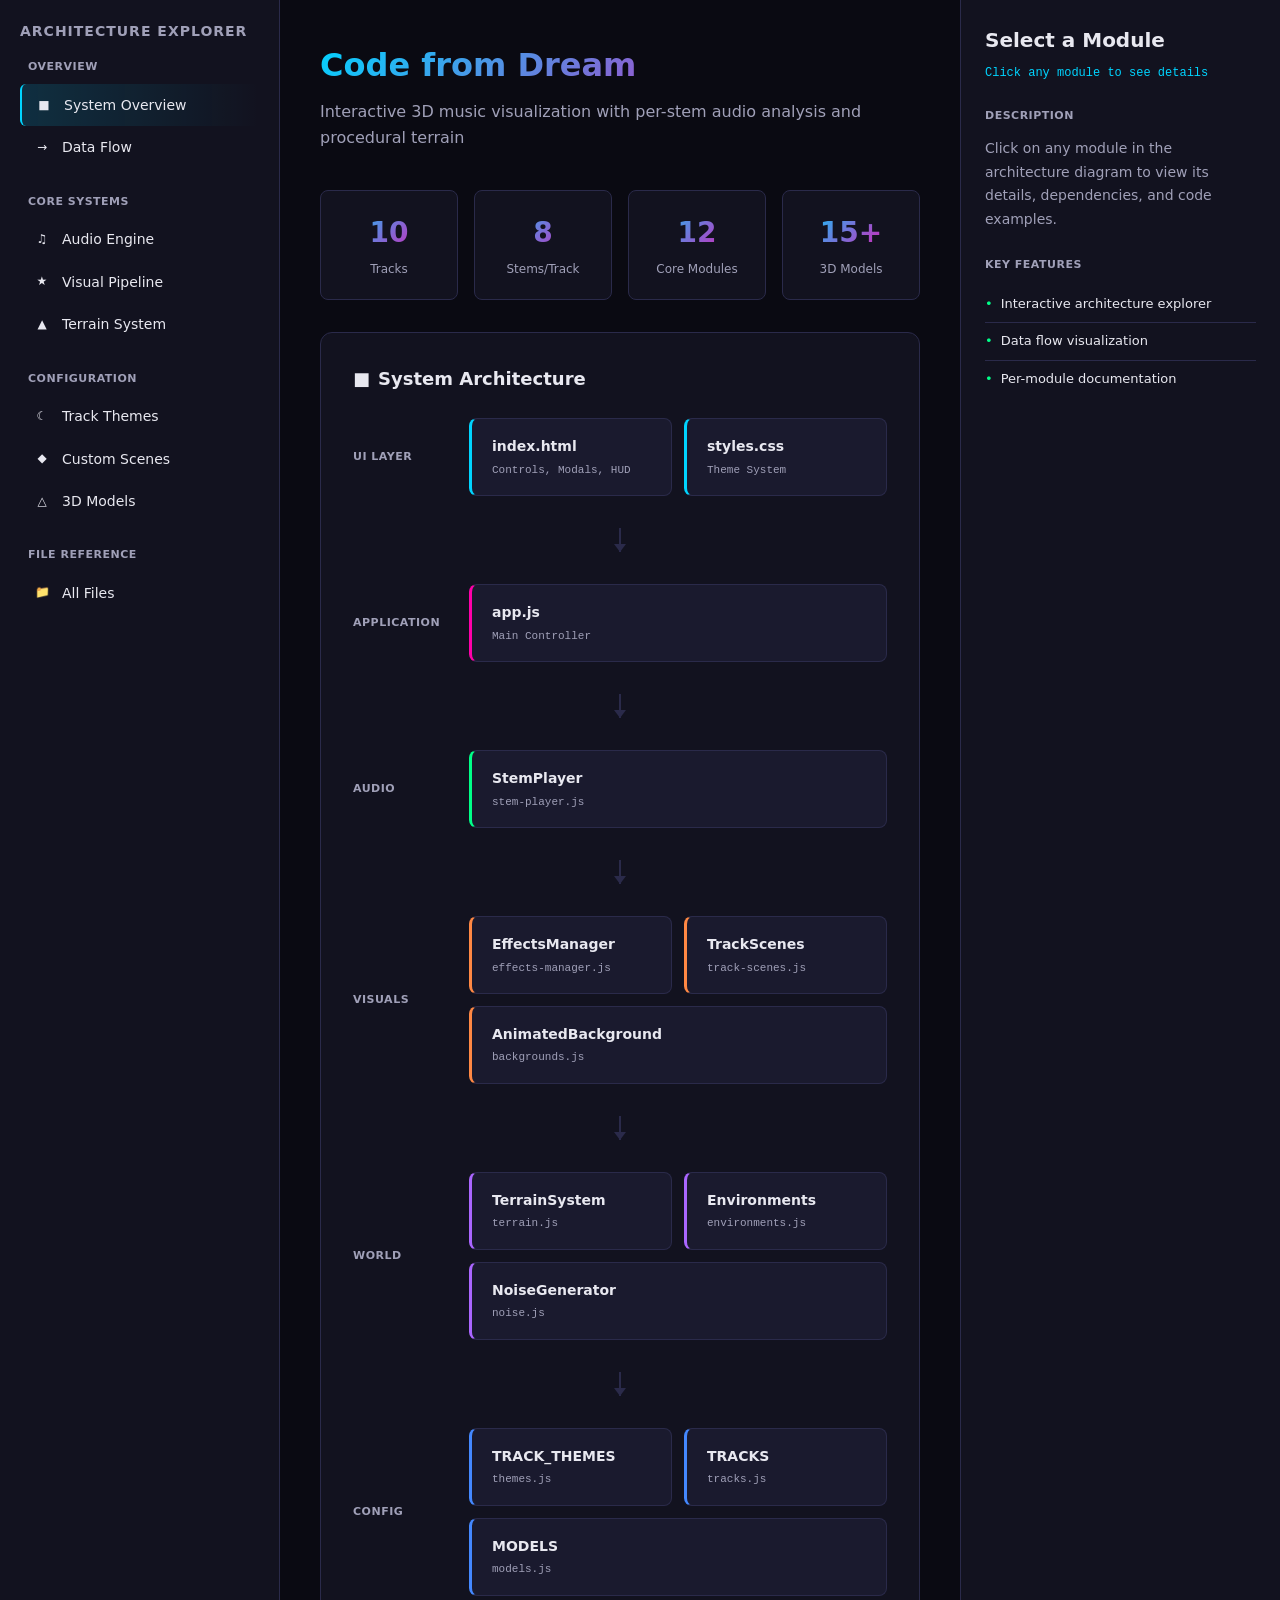
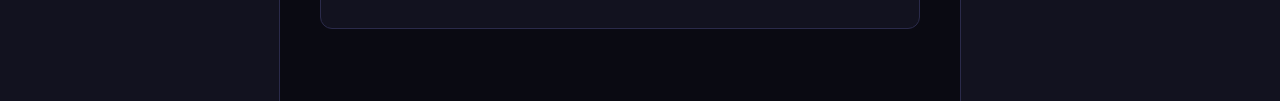
<file: site/architecture.html>
<!DOCTYPE html>
<html lang="en">
<head>
  <meta charset="UTF-8">
  <meta name="viewport" content="width=device-width, initial-scale=1.0">
  <title>Architecture | Code from Dream by DeytaDreams</title>
  <meta name="description" content="Technical architecture of Code from Dream — a Three.js and WebAudio API music visualization system with stem separation, MIDI integration, and procedural 3D environments." />
  <meta name="robots" content="index, follow" />
  <link rel="canonical" href="https://jrod.dev/architecture.html" />
  <style>
    * { box-sizing: border-box; margin: 0; padding: 0; }

    :root {
      --bg-primary: #0a0a12;
      --bg-secondary: #12121f;
      --bg-tertiary: #1a1a2e;
      --border: #2a2a4a;
      --text-primary: #e8e8f0;
      --text-secondary: #a0a0b8;
      --accent-cyan: #00d4ff;
      --accent-magenta: #ff00aa;
      --accent-green: #00ff88;
      --accent-orange: #ff8844;
      --accent-purple: #aa66ff;
      --accent-blue: #4488ff;
    }

    body {
      font-family: system-ui, -apple-system, sans-serif;
      background: var(--bg-primary);
      color: var(--text-primary);
      line-height: 1.6;
      min-height: 100vh;
    }

    .container {
      display: grid;
      grid-template-columns: 280px 1fr 320px;
      min-height: 100vh;
    }

    /* Navigation Panel */
    .nav-panel {
      background: var(--bg-secondary);
      border-right: 1px solid var(--border);
      padding: 20px;
      overflow-y: auto;
    }

    .nav-title {
      font-size: 14px;
      font-weight: 600;
      color: var(--text-secondary);
      text-transform: uppercase;
      letter-spacing: 1px;
      margin-bottom: 16px;
    }

    .nav-section {
      margin-bottom: 24px;
    }

    .nav-section-title {
      font-size: 11px;
      font-weight: 600;
      color: var(--text-secondary);
      text-transform: uppercase;
      letter-spacing: 0.5px;
      margin-bottom: 8px;
      padding-left: 8px;
    }

    .nav-item {
      padding: 10px 12px;
      border-radius: 6px;
      cursor: pointer;
      display: flex;
      align-items: center;
      gap: 10px;
      transition: all 0.15s;
      font-size: 14px;
    }

    .nav-item:hover {
      background: var(--bg-tertiary);
    }

    .nav-item.active {
      background: linear-gradient(90deg, rgba(0,212,255,0.15), transparent);
      border-left: 2px solid var(--accent-cyan);
    }

    .nav-icon {
      width: 20px;
      height: 20px;
      display: flex;
      align-items: center;
      justify-content: center;
      font-size: 12px;
    }

    /* Main Content */
    .main-content {
      padding: 40px;
      overflow-y: auto;
    }

    .header {
      margin-bottom: 40px;
    }

    .header h1 {
      font-size: 32px;
      font-weight: 700;
      margin-bottom: 8px;
      background: linear-gradient(135deg, var(--accent-cyan), var(--accent-magenta));
      -webkit-background-clip: text;
      -webkit-text-fill-color: transparent;
      background-clip: text;
    }

    .header p {
      color: var(--text-secondary);
      font-size: 16px;
    }

    /* Architecture Diagram */
    .diagram-container {
      background: var(--bg-secondary);
      border: 1px solid var(--border);
      border-radius: 12px;
      padding: 32px;
      margin-bottom: 32px;
    }

    .diagram-title {
      font-size: 18px;
      font-weight: 600;
      margin-bottom: 24px;
      display: flex;
      align-items: center;
      gap: 8px;
    }

    .diagram {
      display: flex;
      flex-direction: column;
      gap: 24px;
    }

    .layer {
      display: flex;
      gap: 16px;
      align-items: stretch;
    }

    .layer-label {
      width: 100px;
      flex-shrink: 0;
      font-size: 11px;
      font-weight: 600;
      text-transform: uppercase;
      letter-spacing: 0.5px;
      color: var(--text-secondary);
      display: flex;
      align-items: center;
    }

    .layer-content {
      flex: 1;
      display: flex;
      gap: 12px;
      flex-wrap: wrap;
    }

    .module {
      background: var(--bg-tertiary);
      border: 1px solid var(--border);
      border-radius: 8px;
      padding: 16px 20px;
      cursor: pointer;
      transition: all 0.2s;
      min-width: 140px;
      flex: 1;
    }

    .module:hover {
      border-color: var(--accent-cyan);
      transform: translateY(-2px);
      box-shadow: 0 4px 20px rgba(0,212,255,0.15);
    }

    .module.selected {
      border-color: var(--accent-cyan);
      background: linear-gradient(135deg, rgba(0,212,255,0.1), rgba(255,0,170,0.05));
    }

    .module-name {
      font-weight: 600;
      font-size: 14px;
      margin-bottom: 4px;
    }

    .module-file {
      font-family: 'SF Mono', Monaco, monospace;
      font-size: 11px;
      color: var(--text-secondary);
    }

    .module[data-color="cyan"] { border-left: 3px solid var(--accent-cyan); }
    .module[data-color="magenta"] { border-left: 3px solid var(--accent-magenta); }
    .module[data-color="green"] { border-left: 3px solid var(--accent-green); }
    .module[data-color="orange"] { border-left: 3px solid var(--accent-orange); }
    .module[data-color="purple"] { border-left: 3px solid var(--accent-purple); }
    .module[data-color="blue"] { border-left: 3px solid var(--accent-blue); }

    /* Connections */
    .connections {
      display: flex;
      justify-content: center;
      padding: 8px 0;
    }

    .arrow-down {
      width: 2px;
      height: 24px;
      background: var(--border);
      position: relative;
    }

    .arrow-down::after {
      content: '';
      position: absolute;
      bottom: 0;
      left: 50%;
      transform: translateX(-50%);
      border-left: 6px solid transparent;
      border-right: 6px solid transparent;
      border-top: 8px solid var(--border);
    }

    /* Detail Panel */
    .detail-panel {
      background: var(--bg-secondary);
      border-left: 1px solid var(--border);
      padding: 24px;
      overflow-y: auto;
    }

    .detail-header {
      margin-bottom: 24px;
    }

    .detail-title {
      font-size: 20px;
      font-weight: 600;
      margin-bottom: 8px;
    }

    .detail-subtitle {
      font-family: 'SF Mono', Monaco, monospace;
      font-size: 12px;
      color: var(--accent-cyan);
    }

    .detail-section {
      margin-bottom: 24px;
    }

    .detail-section-title {
      font-size: 11px;
      font-weight: 600;
      text-transform: uppercase;
      letter-spacing: 0.5px;
      color: var(--text-secondary);
      margin-bottom: 12px;
    }

    .detail-description {
      font-size: 14px;
      color: var(--text-secondary);
      line-height: 1.7;
    }

    .feature-list {
      list-style: none;
    }

    .feature-list li {
      padding: 8px 0;
      border-bottom: 1px solid var(--border);
      font-size: 13px;
      display: flex;
      align-items: flex-start;
      gap: 8px;
    }

    .feature-list li:last-child {
      border-bottom: none;
    }

    .feature-icon {
      color: var(--accent-green);
      flex-shrink: 0;
    }

    .code-block {
      background: var(--bg-primary);
      border: 1px solid var(--border);
      border-radius: 6px;
      padding: 16px;
      font-family: 'SF Mono', Monaco, monospace;
      font-size: 12px;
      overflow-x: auto;
      white-space: pre;
      color: var(--text-secondary);
    }

    .code-block .keyword { color: var(--accent-magenta); }
    .code-block .string { color: var(--accent-green); }
    .code-block .comment { color: #666; }
    .code-block .function { color: var(--accent-cyan); }
    .code-block .property { color: var(--accent-orange); }

    /* Data Flow Section */
    .data-flow {
      background: var(--bg-secondary);
      border: 1px solid var(--border);
      border-radius: 12px;
      padding: 32px;
      margin-bottom: 32px;
    }

    .flow-diagram {
      display: flex;
      align-items: center;
      justify-content: space-between;
      flex-wrap: wrap;
      gap: 16px;
    }

    .flow-node {
      background: var(--bg-tertiary);
      border: 1px solid var(--border);
      border-radius: 8px;
      padding: 16px 24px;
      text-align: center;
      flex: 1;
      min-width: 120px;
    }

    .flow-node-title {
      font-weight: 600;
      font-size: 13px;
      margin-bottom: 4px;
    }

    .flow-node-subtitle {
      font-size: 11px;
      color: var(--text-secondary);
    }

    .flow-arrow {
      color: var(--accent-cyan);
      font-size: 20px;
    }

    /* Track Themes Grid */
    .tracks-grid {
      display: grid;
      grid-template-columns: repeat(auto-fill, minmax(280px, 1fr));
      gap: 16px;
      margin-top: 24px;
    }

    .track-card {
      background: var(--bg-tertiary);
      border: 1px solid var(--border);
      border-radius: 8px;
      padding: 20px;
      cursor: pointer;
      transition: all 0.2s;
    }

    .track-card:hover {
      border-color: var(--accent-cyan);
      transform: translateY(-2px);
    }

    .track-card.selected {
      border-color: var(--accent-magenta);
    }

    .track-name {
      font-weight: 600;
      font-size: 15px;
      margin-bottom: 8px;
    }

    .track-meta {
      display: flex;
      gap: 12px;
      flex-wrap: wrap;
    }

    .track-tag {
      font-size: 11px;
      padding: 4px 8px;
      border-radius: 4px;
      background: var(--bg-secondary);
    }

    .track-tag.model { color: var(--accent-cyan); }
    .track-tag.env { color: var(--accent-green); }
    .track-tag.particles { color: var(--accent-orange); }

    /* Interactive Controls */
    .controls-section {
      background: var(--bg-secondary);
      border: 1px solid var(--border);
      border-radius: 12px;
      padding: 24px;
      margin-bottom: 32px;
    }

    .control-group {
      margin-bottom: 20px;
    }

    .control-label {
      font-size: 12px;
      font-weight: 600;
      color: var(--text-secondary);
      margin-bottom: 8px;
      display: block;
    }

    .control-buttons {
      display: flex;
      gap: 8px;
      flex-wrap: wrap;
    }

    .control-btn {
      background: var(--bg-tertiary);
      border: 1px solid var(--border);
      color: var(--text-primary);
      padding: 8px 16px;
      border-radius: 6px;
      cursor: pointer;
      font-size: 13px;
      transition: all 0.15s;
    }

    .control-btn:hover {
      border-color: var(--accent-cyan);
    }

    .control-btn.active {
      background: linear-gradient(135deg, rgba(0,212,255,0.2), rgba(255,0,170,0.1));
      border-color: var(--accent-cyan);
    }

    /* Stats Grid */
    .stats-grid {
      display: grid;
      grid-template-columns: repeat(4, 1fr);
      gap: 16px;
      margin-bottom: 32px;
    }

    .stat-card {
      background: var(--bg-secondary);
      border: 1px solid var(--border);
      border-radius: 8px;
      padding: 20px;
      text-align: center;
    }

    .stat-value {
      font-size: 28px;
      font-weight: 700;
      background: linear-gradient(135deg, var(--accent-cyan), var(--accent-magenta));
      -webkit-background-clip: text;
      -webkit-text-fill-color: transparent;
      background-clip: text;
    }

    .stat-label {
      font-size: 12px;
      color: var(--text-secondary);
      margin-top: 4px;
    }

    /* Section visibility */
    .section {
      display: none;
    }

    .section.active {
      display: block;
    }

    /* Responsive */
    @media (max-width: 1200px) {
      .container {
        grid-template-columns: 1fr;
      }
      .nav-panel, .detail-panel {
        display: none;
      }
    }
  </style>

  <!-- Google tag (gtag.js) -->
  <script async src="https://www.googletagmanager.com/gtag/js?id=G-NRQ96GQ70K"></script>
  <script>
    window.dataLayer = window.dataLayer || [];
    function gtag(){dataLayer.push(arguments);}
    gtag('js', new Date());
    gtag('config', 'G-NRQ96GQ70K');
  </script>
</head>
<body>
  <div class="container">
    <!-- Navigation -->
    <nav class="nav-panel">
      <div class="nav-title">Architecture Explorer</div>

      <div class="nav-section">
        <div class="nav-section-title">Overview</div>
        <div class="nav-item active" data-section="overview">
          <span class="nav-icon">&#9632;</span>
          System Overview
        </div>
        <div class="nav-item" data-section="dataflow">
          <span class="nav-icon">&#8594;</span>
          Data Flow
        </div>
      </div>

      <div class="nav-section">
        <div class="nav-section-title">Core Systems</div>
        <div class="nav-item" data-section="audio">
          <span class="nav-icon">&#9835;</span>
          Audio Engine
        </div>
        <div class="nav-item" data-section="visuals">
          <span class="nav-icon">&#9733;</span>
          Visual Pipeline
        </div>
        <div class="nav-item" data-section="terrain">
          <span class="nav-icon">&#9650;</span>
          Terrain System
        </div>
      </div>

      <div class="nav-section">
        <div class="nav-section-title">Configuration</div>
        <div class="nav-item" data-section="themes">
          <span class="nav-icon">&#9790;</span>
          Track Themes
        </div>
        <div class="nav-item" data-section="scenes">
          <span class="nav-icon">&#9670;</span>
          Custom Scenes
        </div>
        <div class="nav-item" data-section="models">
          <span class="nav-icon">&#9651;</span>
          3D Models
        </div>
      </div>

      <div class="nav-section">
        <div class="nav-section-title">File Reference</div>
        <div class="nav-item" data-section="files">
          <span class="nav-icon">&#128193;</span>
          All Files
        </div>
      </div>
    </nav>

    <!-- Main Content -->
    <main class="main-content">
      <!-- Overview Section -->
      <section class="section active" id="section-overview">
        <div class="header">
          <h1>Code from Dream</h1>
          <p>Interactive 3D music visualization with per-stem audio analysis and procedural terrain</p>
        </div>

        <div class="stats-grid">
          <div class="stat-card">
            <div class="stat-value">10</div>
            <div class="stat-label">Tracks</div>
          </div>
          <div class="stat-card">
            <div class="stat-value">8</div>
            <div class="stat-label">Stems/Track</div>
          </div>
          <div class="stat-card">
            <div class="stat-value">12</div>
            <div class="stat-label">Core Modules</div>
          </div>
          <div class="stat-card">
            <div class="stat-value">15+</div>
            <div class="stat-label">3D Models</div>
          </div>
        </div>

        <div class="diagram-container">
          <div class="diagram-title">
            <span>&#9632;</span> System Architecture
          </div>
          <div class="diagram">
            <!-- Presentation Layer -->
            <div class="layer">
              <div class="layer-label">UI Layer</div>
              <div class="layer-content">
                <div class="module" data-color="cyan" data-module="index">
                  <div class="module-name">index.html</div>
                  <div class="module-file">Controls, Modals, HUD</div>
                </div>
                <div class="module" data-color="cyan" data-module="styles">
                  <div class="module-name">styles.css</div>
                  <div class="module-file">Theme System</div>
                </div>
              </div>
            </div>

            <div class="connections"><div class="arrow-down"></div></div>

            <!-- Application Layer -->
            <div class="layer">
              <div class="layer-label">Application</div>
              <div class="layer-content">
                <div class="module" data-color="magenta" data-module="app">
                  <div class="module-name">app.js</div>
                  <div class="module-file">Main Controller</div>
                </div>
              </div>
            </div>

            <div class="connections"><div class="arrow-down"></div></div>

            <!-- Audio Layer -->
            <div class="layer">
              <div class="layer-label">Audio</div>
              <div class="layer-content">
                <div class="module" data-color="green" data-module="stem-player">
                  <div class="module-name">StemPlayer</div>
                  <div class="module-file">stem-player.js</div>
                </div>
              </div>
            </div>

            <div class="connections"><div class="arrow-down"></div></div>

            <!-- Visualization Layer -->
            <div class="layer">
              <div class="layer-label">Visuals</div>
              <div class="layer-content">
                <div class="module" data-color="orange" data-module="effects">
                  <div class="module-name">EffectsManager</div>
                  <div class="module-file">effects-manager.js</div>
                </div>
                <div class="module" data-color="orange" data-module="track-scenes">
                  <div class="module-name">TrackScenes</div>
                  <div class="module-file">track-scenes.js</div>
                </div>
                <div class="module" data-color="orange" data-module="backgrounds">
                  <div class="module-name">AnimatedBackground</div>
                  <div class="module-file">backgrounds.js</div>
                </div>
              </div>
            </div>

            <div class="connections"><div class="arrow-down"></div></div>

            <!-- World Layer -->
            <div class="layer">
              <div class="layer-label">World</div>
              <div class="layer-content">
                <div class="module" data-color="purple" data-module="terrain">
                  <div class="module-name">TerrainSystem</div>
                  <div class="module-file">terrain.js</div>
                </div>
                <div class="module" data-color="purple" data-module="environments">
                  <div class="module-name">Environments</div>
                  <div class="module-file">environments.js</div>
                </div>
                <div class="module" data-color="purple" data-module="noise">
                  <div class="module-name">NoiseGenerator</div>
                  <div class="module-file">noise.js</div>
                </div>
              </div>
            </div>

            <div class="connections"><div class="arrow-down"></div></div>

            <!-- Config Layer -->
            <div class="layer">
              <div class="layer-label">Config</div>
              <div class="layer-content">
                <div class="module" data-color="blue" data-module="themes">
                  <div class="module-name">TRACK_THEMES</div>
                  <div class="module-file">themes.js</div>
                </div>
                <div class="module" data-color="blue" data-module="tracks">
                  <div class="module-name">TRACKS</div>
                  <div class="module-file">tracks.js</div>
                </div>
                <div class="module" data-color="blue" data-module="models">
                  <div class="module-name">MODELS</div>
                  <div class="module-file">models.js</div>
                </div>
              </div>
            </div>
          </div>
        </div>
      </section>

      <!-- Data Flow Section -->
      <section class="section" id="section-dataflow">
        <div class="header">
          <h1>Data Flow</h1>
          <p>How audio data flows through the visualization pipeline</p>
        </div>

        <div class="data-flow">
          <div class="diagram-title">Audio to Visual Pipeline</div>
          <div class="flow-diagram">
            <div class="flow-node">
              <div class="flow-node-title">Audio Files</div>
              <div class="flow-node-subtitle">MP3 stems per track</div>
            </div>
            <div class="flow-arrow">&#8594;</div>
            <div class="flow-node">
              <div class="flow-node-title">AudioBuffer</div>
              <div class="flow-node-subtitle">Decoded to buffers</div>
            </div>
            <div class="flow-arrow">&#8594;</div>
            <div class="flow-node">
              <div class="flow-node-title">AnalyserNode</div>
              <div class="flow-node-subtitle">Per-stem FFT analysis</div>
            </div>
            <div class="flow-arrow">&#8594;</div>
            <div class="flow-node">
              <div class="flow-node-title">Audio Data</div>
              <div class="flow-node-subtitle">bass, mid, treble, energy</div>
            </div>
            <div class="flow-arrow">&#8594;</div>
            <div class="flow-node">
              <div class="flow-node-title">Visual Effects</div>
              <div class="flow-node-subtitle">Real-time updates</div>
            </div>
          </div>
        </div>

        <div class="data-flow">
          <div class="diagram-title">Stem-to-Effect Mapping</div>
          <div class="tracks-grid">
            <div class="track-card">
              <div class="track-name">Drums</div>
              <div class="track-meta">
                <span class="track-tag env">terrain: impact</span>
              </div>
            </div>
            <div class="track-card">
              <div class="track-name">Bass</div>
              <div class="track-meta">
                <span class="track-tag env">terrain: deformation</span>
              </div>
            </div>
            <div class="track-card">
              <div class="track-name">Vocals</div>
              <div class="track-meta">
                <span class="track-tag particles">atmosphere: fog</span>
              </div>
            </div>
            <div class="track-card">
              <div class="track-name">Guitar/Synth</div>
              <div class="track-meta">
                <span class="track-tag model">particles: trails</span>
              </div>
            </div>
            <div class="track-card">
              <div class="track-name">FX</div>
              <div class="track-meta">
                <span class="track-tag model">particles: burst</span>
              </div>
            </div>
            <div class="track-card">
              <div class="track-name">Backing Vocals</div>
              <div class="track-meta">
                <span class="track-tag particles">atmosphere: glow</span>
              </div>
            </div>
          </div>
        </div>
      </section>

      <!-- Audio Section -->
      <section class="section" id="section-audio">
        <div class="header">
          <h1>Audio Engine</h1>
          <p>Sample-accurate synchronized multi-stem playback with per-stem analysis</p>
        </div>

        <div class="diagram-container">
          <div class="diagram-title">StemPlayer Architecture</div>
          <div class="code-block"><span class="keyword">class</span> <span class="function">StemPlayer</span> {
  <span class="comment">// Core audio nodes</span>
  audioContext: AudioContext
  stems: Map&lt;stemId, {
    <span class="property">buffer</span>: AudioBuffer,      <span class="comment">// Decoded audio data</span>
    <span class="property">sourceNode</span>: AudioBufferSourceNode,
    <span class="property">analyser</span>: AnalyserNode,   <span class="comment">// Per-stem FFT</span>
    <span class="property">gainNode</span>: GainNode        <span class="comment">// Volume control</span>
  }&gt;
  masterGain: GainNode

  <span class="comment">// Synchronization</span>
  <span class="property">startTime</span>: number  <span class="comment">// AudioContext time when playback started</span>

  <span class="comment">// All stems start at exact same time</span>
  <span class="function">_createAndStartSources</span>(offset) {
    <span class="keyword">const</span> startAt = <span class="keyword">this</span>.audioContext.currentTime + 0.05;
    <span class="keyword">for</span> (<span class="keyword">const</span> stem <span class="keyword">of</span> <span class="keyword">this</span>.stems.values()) {
      stem.sourceNode.<span class="function">start</span>(startAt, offset);
    }
  }
}</div>
        </div>

        <div class="controls-section">
          <div class="diagram-title">Key Features</div>
          <ul class="feature-list">
            <li><span class="feature-icon">&#10003;</span> Sample-accurate sync using AudioBufferSourceNode scheduled starts</li>
            <li><span class="feature-icon">&#10003;</span> Pre-decoding all stems before playback eliminates load-time drift</li>
            <li><span class="feature-icon">&#10003;</span> Per-stem AnalyserNodes for independent frequency analysis</li>
            <li><span class="feature-icon">&#10003;</span> Real-time extraction of bass (20-200Hz), mid (200-2000Hz), treble (2000Hz+)</li>
            <li><span class="feature-icon">&#10003;</span> MIDI event scheduling for note-accurate visualization triggers</li>
            <li><span class="feature-icon">&#10003;</span> Individual stem mute/volume controls</li>
          </ul>
        </div>
      </section>

      <!-- Visuals Section -->
      <section class="section" id="section-visuals">
        <div class="header">
          <h1>Visual Pipeline</h1>
          <p>Three.js-powered real-time 3D visualization</p>
        </div>

        <div class="diagram-container">
          <div class="diagram-title">EffectsManager Components</div>
          <div class="tracks-grid">
            <div class="track-card">
              <div class="track-name">Lightning</div>
              <div class="track-meta">
                <span class="track-tag model">Audio-triggered bolts</span>
              </div>
            </div>
            <div class="track-card">
              <div class="track-name">Aurora</div>
              <div class="track-meta">
                <span class="track-tag env">Flowing ribbons</span>
              </div>
            </div>
            <div class="track-card">
              <div class="track-name">Grid</div>
              <div class="track-meta">
                <span class="track-tag particles">Floor + perspective lines</span>
              </div>
            </div>
            <div class="track-card">
              <div class="track-name">God Rays</div>
              <div class="track-meta">
                <span class="track-tag model">Volumetric light beams</span>
              </div>
            </div>
            <div class="track-card">
              <div class="track-name">Particles</div>
              <div class="track-meta">
                <span class="track-tag particles">dust, sparks, bubbles, embers, snow, rain</span>
              </div>
            </div>
            <div class="track-card">
              <div class="track-name">Screen Effects</div>
              <div class="track-meta">
                <span class="track-tag env">Color shift, shake</span>
              </div>
            </div>
          </div>
        </div>

        <div class="diagram-container">
          <div class="diagram-title">AnimatedBackground Shaders</div>
          <div class="tracks-grid">
            <div class="track-card"><div class="track-name">topo</div><div class="track-meta"><span class="track-tag">Topographic contours</span></div></div>
            <div class="track-card"><div class="track-name">ocean</div><div class="track-meta"><span class="track-tag">Flowing waves</span></div></div>
            <div class="track-card"><div class="track-name">nebula</div><div class="track-meta"><span class="track-tag">Cosmic clouds</span></div></div>
            <div class="track-card"><div class="track-name">matrix</div><div class="track-meta"><span class="track-tag">Digital rain</span></div></div>
            <div class="track-card"><div class="track-name">aurora</div><div class="track-meta"><span class="track-tag">Northern lights</span></div></div>
            <div class="track-card"><div class="track-name">forge</div><div class="track-meta"><span class="track-tag">Industrial heat</span></div></div>
            <div class="track-card"><div class="track-name">sakura</div><div class="track-meta"><span class="track-tag">Floating petals</span></div></div>
            <div class="track-card"><div class="track-name">circuit</div><div class="track-meta"><span class="track-tag">PCB traces</span></div></div>
            <div class="track-card"><div class="track-name">glacier</div><div class="track-meta"><span class="track-tag">Ice crystals</span></div></div>
          </div>
        </div>
      </section>

      <!-- Terrain Section -->
      <section class="section" id="section-terrain">
        <div class="header">
          <h1>Terrain System</h1>
          <p>Procedural noise-based terrain with infinite scrolling</p>
        </div>

        <div class="diagram-container">
          <div class="diagram-title">Terrain Generation Pipeline</div>
          <div class="flow-diagram">
            <div class="flow-node">
              <div class="flow-node-title">NoiseGenerator</div>
              <div class="flow-node-subtitle">Simplex noise</div>
            </div>
            <div class="flow-arrow">&#8594;</div>
            <div class="flow-node">
              <div class="flow-node-title">Heightmap</div>
              <div class="flow-node-subtitle">32x32 samples/chunk</div>
            </div>
            <div class="flow-arrow">&#8594;</div>
            <div class="flow-node">
              <div class="flow-node-title">TerrainChunk</div>
              <div class="flow-node-subtitle">PlaneGeometry mesh</div>
            </div>
            <div class="flow-arrow">&#8594;</div>
            <div class="flow-node">
              <div class="flow-node-title">ChunkPool</div>
              <div class="flow-node-subtitle">Recycle old chunks</div>
            </div>
          </div>
        </div>

        <div class="controls-section">
          <div class="diagram-title">Terrain Parameters</div>
          <div class="code-block"><span class="comment">// Per-track terrain configuration</span>
terrain: {
  <span class="property">enabled</span>: <span class="keyword">true</span>,
  <span class="property">scale</span>: 0.015,        <span class="comment">// Noise frequency</span>
  <span class="property">octaves</span>: 5,          <span class="comment">// Detail layers</span>
  <span class="property">persistence</span>: 0.6,    <span class="comment">// Octave falloff</span>
  <span class="property">amplitude</span>: 4.0,      <span class="comment">// Height multiplier</span>
  <span class="property">baseHeight</span>: -3.0,    <span class="comment">// Ground level</span>
  <span class="property">ridged</span>: <span class="keyword">false</span>,        <span class="comment">// Mountain ridges</span>
  <span class="property">wireframe</span>: <span class="keyword">false</span>,     <span class="comment">// Render style</span>
  <span class="property">colorByHeight</span>: <span class="keyword">true</span>, <span class="comment">// Gradient coloring</span>
  <span class="property">lowColor</span>: 0x001a2c,   <span class="comment">// Valley color</span>
  <span class="property">highColor</span>: 0x00bfff   <span class="comment">// Peak color</span>
}</div>
        </div>
      </section>

      <!-- Themes Section -->
      <section class="section" id="section-themes">
        <div class="header">
          <h1>Track Themes</h1>
          <p>Each track has a completely custom visual experience</p>
        </div>

        <div class="tracks-grid" id="themesGrid">
          <!-- Populated by JS -->
        </div>
      </section>

      <!-- Scenes Section -->
      <section class="section" id="section-scenes">
        <div class="header">
          <h1>Custom Scenes</h1>
          <p>Bespoke Three.js scenes built for specific tracks</p>
        </div>

        <div class="tracks-grid">
          <div class="track-card">
            <div class="track-name">Data Tide</div>
            <div class="track-meta">
              <span class="track-tag env">Underwater bioluminescent ocean</span>
              <span class="track-tag particles">Coral towers, god rays, 3000 particles</span>
            </div>
          </div>
          <div class="track-card">
            <div class="track-name">Trade You My Hands</div>
            <div class="track-meta">
              <span class="track-tag env">Cherry blossom forest</span>
              <span class="track-tag particles">Bamboo stalks, paper lanterns, petals</span>
            </div>
          </div>
          <div class="track-card">
            <div class="track-name">The Last Dragon</div>
            <div class="track-meta">
              <span class="track-tag env">Ancient temple ruins</span>
              <span class="track-tag particles">Stone towers, ember particles, torches</span>
            </div>
          </div>
          <div class="track-card">
            <div class="track-name">Terms & Conditions</div>
            <div class="track-meta">
              <span class="track-tag env">Corporate glass towers</span>
              <span class="track-tag particles">Holographic panels, digital rain</span>
            </div>
          </div>
          <div class="track-card">
            <div class="track-name">Turn Your Phone Face Down</div>
            <div class="track-meta">
              <span class="track-tag env">Lamp posts, warm orbs</span>
              <span class="track-tag particles">Flipping phones, fireflies</span>
            </div>
          </div>
        </div>

        <div class="diagram-container" style="margin-top: 24px;">
          <div class="diagram-title">Continuous Generation Pattern</div>
          <div class="code-block"><span class="comment">// Structures spawn ahead and cleanup behind the camera</span>
<span class="keyword">const</span> SPACING = 8;
<span class="keyword">const</span> AHEAD = 25;
<span class="keyword">const</span> BEHIND = 8;
<span class="keyword">let</span> nextSpawnZ = -50;

<span class="comment">// In update loop:</span>
<span class="keyword">while</span> (nextSpawnZ < shipZ + AHEAD * SPACING) {
  <span class="function">spawnStructure</span>(nextSpawnZ);
  nextSpawnZ += SPACING;
}

<span class="comment">// Cleanup old structures</span>
structures = structures.<span class="function">filter</span>(s => {
  <span class="keyword">if</span> (s.userData.spawnZ < shipZ - BEHIND * SPACING) {
    scene.<span class="function">remove</span>(s);
    <span class="keyword">return false</span>;
  }
  <span class="keyword">return true</span>;
});</div>
        </div>
      </section>

      <!-- Models Section -->
      <section class="section" id="section-models">
        <div class="header">
          <h1>3D Models</h1>
          <p>GLTF/GLB models for the player character</p>
        </div>

        <div class="tracks-grid">
          <div class="track-card">
            <div class="track-name">Ocean Creatures</div>
            <div class="track-meta">
              <span class="track-tag model">Blue Whale</span>
              <span class="track-tag model">Jellyfish</span>
              <span class="track-tag model">Loggerhead Turtle</span>
            </div>
          </div>
          <div class="track-card">
            <div class="track-name">Flying Creatures</div>
            <div class="track-meta">
              <span class="track-tag model">Butterfly</span>
              <span class="track-tag model">White Eagle</span>
              <span class="track-tag model">Ice Dragon</span>
            </div>
          </div>
          <div class="track-card">
            <div class="track-name">Powerful Beasts</div>
            <div class="track-meta">
              <span class="track-tag model">Godzilla</span>
              <span class="track-tag model">Gorilla</span>
            </div>
          </div>
          <div class="track-card">
            <div class="track-name">Tech / Robots</div>
            <div class="track-meta">
              <span class="track-tag model">Biped Robot</span>
              <span class="track-tag model">Mech Walker</span>
            </div>
          </div>
        </div>

        <div class="diagram-container" style="margin-top: 24px;">
          <div class="diagram-title">Model Configuration</div>
          <div class="code-block">{
  <span class="property">id</span>: <span class="string">"jellyfish"</span>,
  <span class="property">name</span>: <span class="string">"Jellyfish"</span>,
  <span class="property">url</span>: <span class="string">"./models/jellyfish/scene.gltf"</span>,
  <span class="property">scale</span>: 2.0,
  <span class="property">position</span>: [0, 0.5, 0],
  <span class="property">rotation</span>: [0, 0, 0],
  <span class="property">animationSpeed</span>: 0.6
}</div>
        </div>
      </section>

      <!-- Files Section -->
      <section class="section" id="section-files">
        <div class="header">
          <h1>File Reference</h1>
          <p>Complete list of source files</p>
        </div>

        <div class="tracks-grid">
          <div class="track-card">
            <div class="track-name">app.js</div>
            <div class="track-meta"><span class="track-tag">Main application controller</span></div>
          </div>
          <div class="track-card">
            <div class="track-name">stem-player.js</div>
            <div class="track-meta"><span class="track-tag">Multi-stem audio engine</span></div>
          </div>
          <div class="track-card">
            <div class="track-name">effects-manager.js</div>
            <div class="track-meta"><span class="track-tag">Visual effects orchestration</span></div>
          </div>
          <div class="track-card">
            <div class="track-name">track-scenes.js</div>
            <div class="track-meta"><span class="track-tag">Custom Three.js scenes per track</span></div>
          </div>
          <div class="track-card">
            <div class="track-name">backgrounds.js</div>
            <div class="track-meta"><span class="track-tag">Shader-based animated backgrounds</span></div>
          </div>
          <div class="track-card">
            <div class="track-name">terrain.js</div>
            <div class="track-meta"><span class="track-tag">Procedural terrain chunks</span></div>
          </div>
          <div class="track-card">
            <div class="track-name">noise.js</div>
            <div class="track-meta"><span class="track-tag">Simplex noise generator</span></div>
          </div>
          <div class="track-card">
            <div class="track-name">environments.js</div>
            <div class="track-meta"><span class="track-tag">Environment type mapping</span></div>
          </div>
          <div class="track-card">
            <div class="track-name">themes.js</div>
            <div class="track-meta"><span class="track-tag">Per-track visual configuration</span></div>
          </div>
          <div class="track-card">
            <div class="track-name">tracks.js</div>
            <div class="track-meta"><span class="track-tag">Track catalog/manifest paths</span></div>
          </div>
          <div class="track-card">
            <div class="track-name">models.js</div>
            <div class="track-meta"><span class="track-tag">3D model configuration</span></div>
          </div>
          <div class="track-card">
            <div class="track-name">ios-viz.js</div>
            <div class="track-meta"><span class="track-tag">iOS-specific visualization</span></div>
          </div>
        </div>
      </section>
    </main>

    <!-- Detail Panel -->
    <aside class="detail-panel" id="detailPanel">
      <div class="detail-header">
        <div class="detail-title" id="detailTitle">Select a Module</div>
        <div class="detail-subtitle" id="detailSubtitle">Click any module to see details</div>
      </div>

      <div class="detail-section">
        <div class="detail-section-title">Description</div>
        <div class="detail-description" id="detailDescription">
          Click on any module in the architecture diagram to view its details, dependencies, and code examples.
        </div>
      </div>

      <div class="detail-section">
        <div class="detail-section-title">Key Features</div>
        <ul class="feature-list" id="detailFeatures">
          <li><span class="feature-icon">&#8226;</span> Interactive architecture explorer</li>
          <li><span class="feature-icon">&#8226;</span> Data flow visualization</li>
          <li><span class="feature-icon">&#8226;</span> Per-module documentation</li>
        </ul>
      </div>
    </aside>
  </div>

  <script>
    const state = {
      activeSection: 'overview',
      selectedModule: null
    };

    const moduleDetails = {
      'app': {
        title: 'app.js',
        subtitle: 'Main Application Controller',
        description: 'The central orchestrator that initializes all subsystems, handles user input, manages playback state, and coordinates between audio and visual components.',
        features: [
          'Initializes Three.js scene, camera, and renderer',
          'Sets up StemPlayer audio engine',
          'Handles keyboard/mouse/touch input',
          'Manages playback controls (play/pause/seek)',
          'Coordinates track loading and switching',
          'Updates HUD and score display'
        ]
      },
      'stem-player': {
        title: 'StemPlayer',
        subtitle: 'stem-player.js',
        description: 'Multi-track audio engine using Web Audio API. Provides sample-accurate synchronized playback of all stems with per-stem FFT analysis for visualization.',
        features: [
          'AudioBufferSourceNode for drift-free sync',
          'Pre-decodes all stems before playback',
          'Per-stem AnalyserNode for frequency analysis',
          'Real-time bass/mid/treble/energy extraction',
          'Individual stem volume and mute controls',
          'MIDI event scheduling support'
        ]
      },
      'effects': {
        title: 'EffectsManager',
        subtitle: 'effects-manager.js',
        description: 'Manages all visual effects including lightning, aurora, grid, particles, and screen effects. Effects react to audio data in real-time.',
        features: [
          'Lightning bolts triggered by audio peaks',
          'Aurora ribbons that flow with mid frequencies',
          'Pulsing floor grid synced to beat',
          'Multiple particle types (dust, sparks, bubbles)',
          'God rays with adjustable intensity',
          'Screen shake and color shift effects'
        ]
      },
      'track-scenes': {
        title: 'TrackScenes',
        subtitle: 'track-scenes.js',
        description: 'Custom Three.js scene builders for each track. Creates bespoke visual environments with unique geometry, materials, and behaviors.',
        features: [
          'Per-track custom scene initialization',
          'Continuous structure generation',
          'Audio-reactive material updates',
          'Drum pulse propagation to 3D objects',
          'Automatic cleanup of off-screen objects',
          'MeshStandardMaterial with emissive glow'
        ]
      },
      'backgrounds': {
        title: 'AnimatedBackground',
        subtitle: 'backgrounds.js',
        description: 'Shader-based animated backgrounds rendered to a separate scene. Multiple effect types with audio-reactive uniforms.',
        features: [
          '10 shader effect types (topo, ocean, nebula...)',
          'Custom GLSL fragment shaders',
          'Audio energy passed to uniforms',
          'Beat pulse visualization',
          'Configurable colors and speed',
          'Resolution-independent rendering'
        ]
      },
      'terrain': {
        title: 'TerrainSystem',
        subtitle: 'terrain.js',
        description: 'Procedural terrain generation using simplex noise. Creates infinite scrolling landscapes with per-track styling.',
        features: [
          '32x32 vertex heightmap per chunk',
          'Configurable noise parameters',
          'Height-based vertex coloring',
          'Wireframe or solid rendering',
          'Chunk pooling for performance',
          'Seamless chunk boundaries'
        ]
      },
      'noise': {
        title: 'NoiseGenerator',
        subtitle: 'noise.js',
        description: 'Self-contained simplex noise implementation for procedural generation. Seeded for reproducible terrain.',
        features: [
          'Simplex 2D noise',
          'Seeded random for reproducibility',
          'Multi-octave fractal brownian motion',
          'Ridged noise variant',
          'Configurable persistence',
          'Height sampling function'
        ]
      },
      'environments': {
        title: 'Environments',
        subtitle: 'environments.js',
        description: 'Maps track themes to environment configurations. Converts theme data into terrain, scenery, and atmospheric settings.',
        features: [
          'Type inference from track name',
          'Theme-to-environment conversion',
          'Scenery type mapping',
          'Fog and lighting defaults',
          'Particle type selection',
          'Wall and floor style mapping'
        ]
      },
      'themes': {
        title: 'TRACK_THEMES',
        subtitle: 'themes.js',
        description: 'Central configuration for all track visual themes. Defines colors, models, backgrounds, terrain, and effects per track.',
        features: [
          'Complete color palette per track',
          '3D model assignment',
          'Background shader selection',
          'Terrain noise parameters',
          'Visual effect toggles',
          'Particle type and density'
        ]
      },
      'tracks': {
        title: 'TRACKS',
        subtitle: 'tracks.js',
        description: 'Track catalog defining available tracks and their manifest file locations.',
        features: [
          'Track title and artist',
          'Manifest path reference',
          'Stem audio file paths',
          'Lyrics JSON reference',
          'MIDI file references'
        ]
      },
      'models': {
        title: 'MODELS',
        subtitle: 'models.js',
        description: 'Configuration for all 3D models available as player characters. GLTF/GLB files from Sketchfab.',
        features: [
          'Model URL paths',
          'Scale and position offsets',
          'Rotation adjustments',
          'Animation speed multipliers',
          'Organized by category'
        ]
      }
    };

    const themes = [
      { name: 'Data Tide', model: 'jellyfish', env: 'ocean', particles: 'bubbles' },
      { name: 'Soft Systems', model: 'butterfly', env: 'meadow', particles: 'dust' },
      { name: 'The Last Dragon', model: 'icy-dragon', env: 'ancient', particles: 'embers' },
      { name: 'Signal Integrity', model: 'white-eagle', env: 'ice', particles: 'snow' },
      { name: 'Trade You My Hands', model: 'butterfly', env: 'blossom', particles: 'dust' },
      { name: 'Dreams Bleed Into Dashboards', model: 'biped-robot', env: 'cyber', particles: 'sparks' },
      { name: 'Terms & Conditions', model: 'biped-robot', env: 'cyber', particles: 'rain' },
      { name: 'Turn Your Phone Face Down', model: 'white-eagle', env: 'meadow', particles: 'dust' }
    ];

    function updateAll() {
      // Update nav
      document.querySelectorAll('.nav-item').forEach(item => {
        item.classList.toggle('active', item.dataset.section === state.activeSection);
      });

      // Update sections
      document.querySelectorAll('.section').forEach(section => {
        section.classList.toggle('active', section.id === `section-${state.activeSection}`);
      });

      // Update modules
      document.querySelectorAll('.module').forEach(mod => {
        mod.classList.toggle('selected', mod.dataset.module === state.selectedModule);
      });

      // Update detail panel
      if (state.selectedModule && moduleDetails[state.selectedModule]) {
        const detail = moduleDetails[state.selectedModule];
        document.getElementById('detailTitle').textContent = detail.title;
        document.getElementById('detailSubtitle').textContent = detail.subtitle;
        document.getElementById('detailDescription').textContent = detail.description;

        const featuresList = document.getElementById('detailFeatures');
        featuresList.innerHTML = detail.features.map(f =>
          `<li><span class="feature-icon">&#10003;</span> ${f}</li>`
        ).join('');
      }
    }

    function populateThemes() {
      const grid = document.getElementById('themesGrid');
      grid.innerHTML = themes.map(t => `
        <div class="track-card">
          <div class="track-name">${t.name}</div>
          <div class="track-meta">
            <span class="track-tag model">${t.model}</span>
            <span class="track-tag env">${t.env}</span>
            <span class="track-tag particles">${t.particles}</span>
          </div>
        </div>
      `).join('');
    }

    // Event listeners
    document.querySelectorAll('.nav-item').forEach(item => {
      item.addEventListener('click', () => {
        state.activeSection = item.dataset.section;
        updateAll();
      });
    });

    document.querySelectorAll('.module').forEach(mod => {
      mod.addEventListener('click', () => {
        state.selectedModule = mod.dataset.module;
        updateAll();
      });
    });

    // Initialize
    populateThemes();
    updateAll();
  </script>
</body>
</html>
</file>
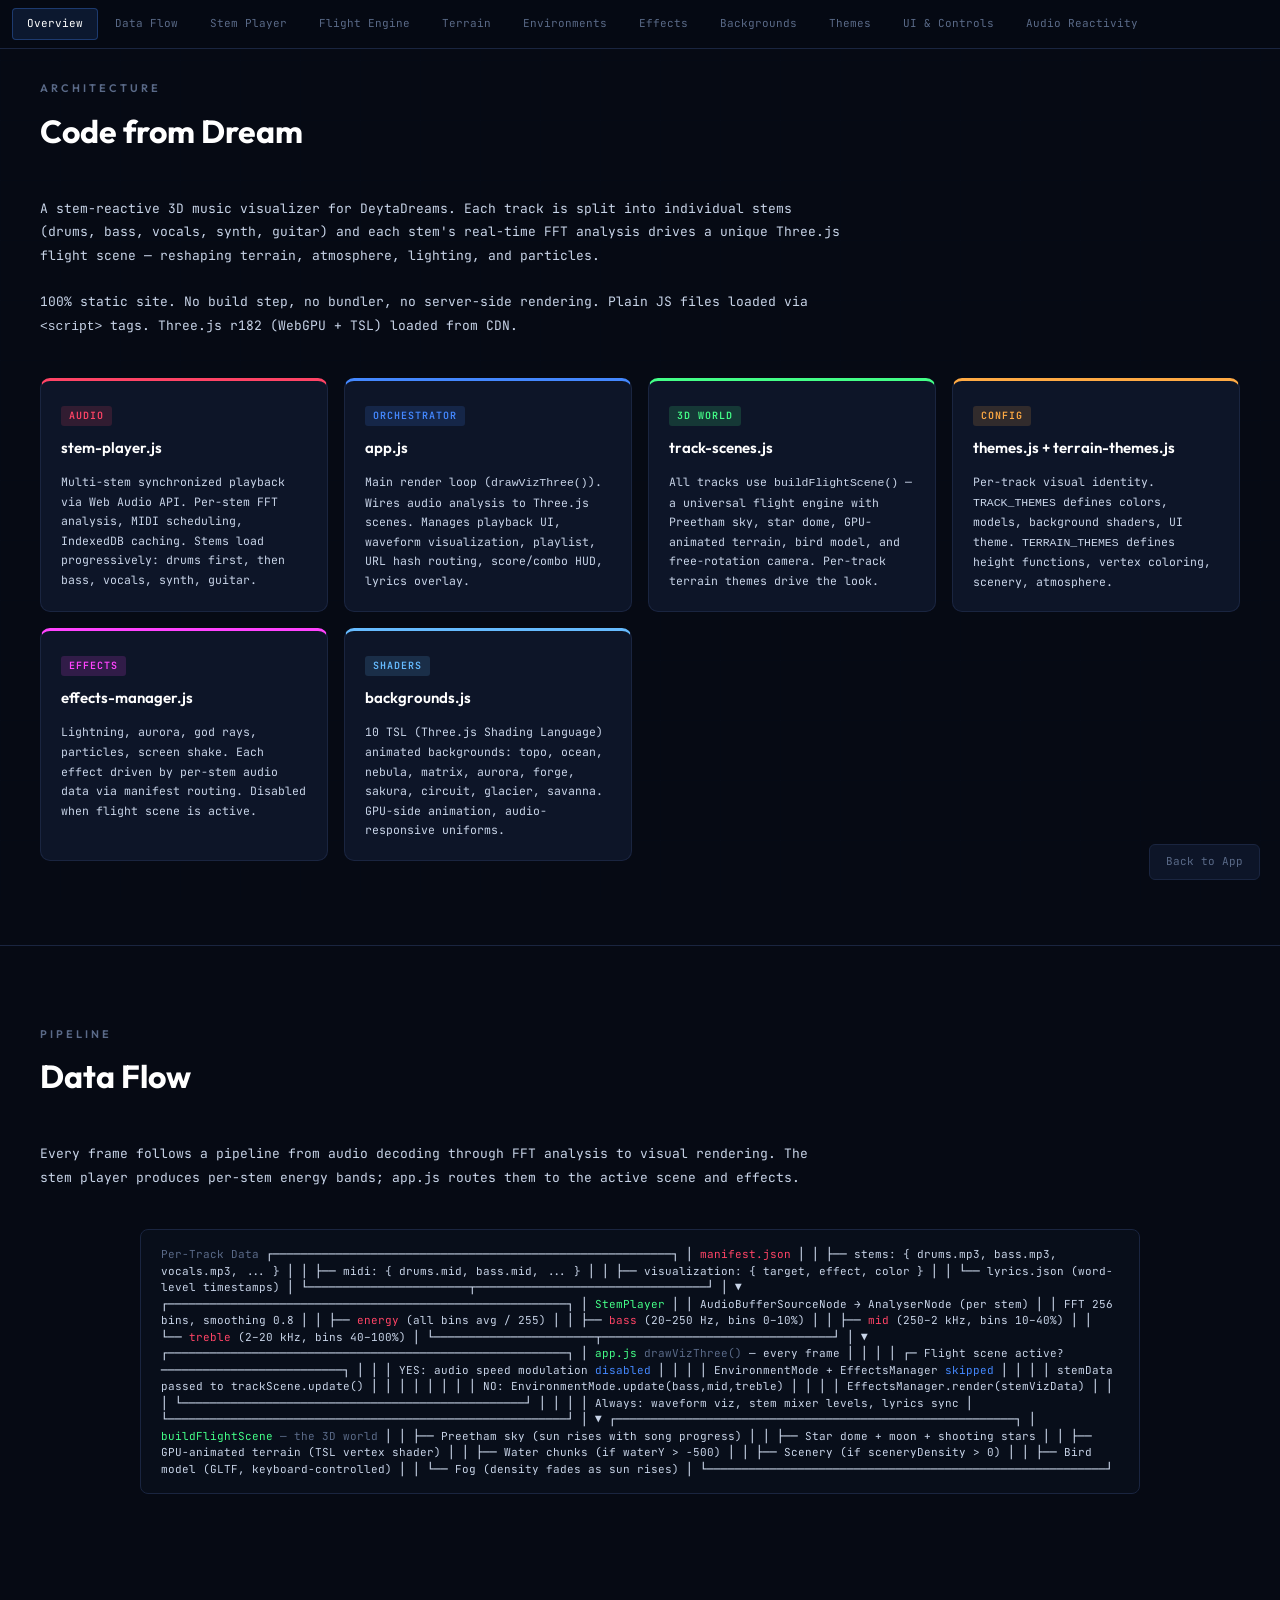
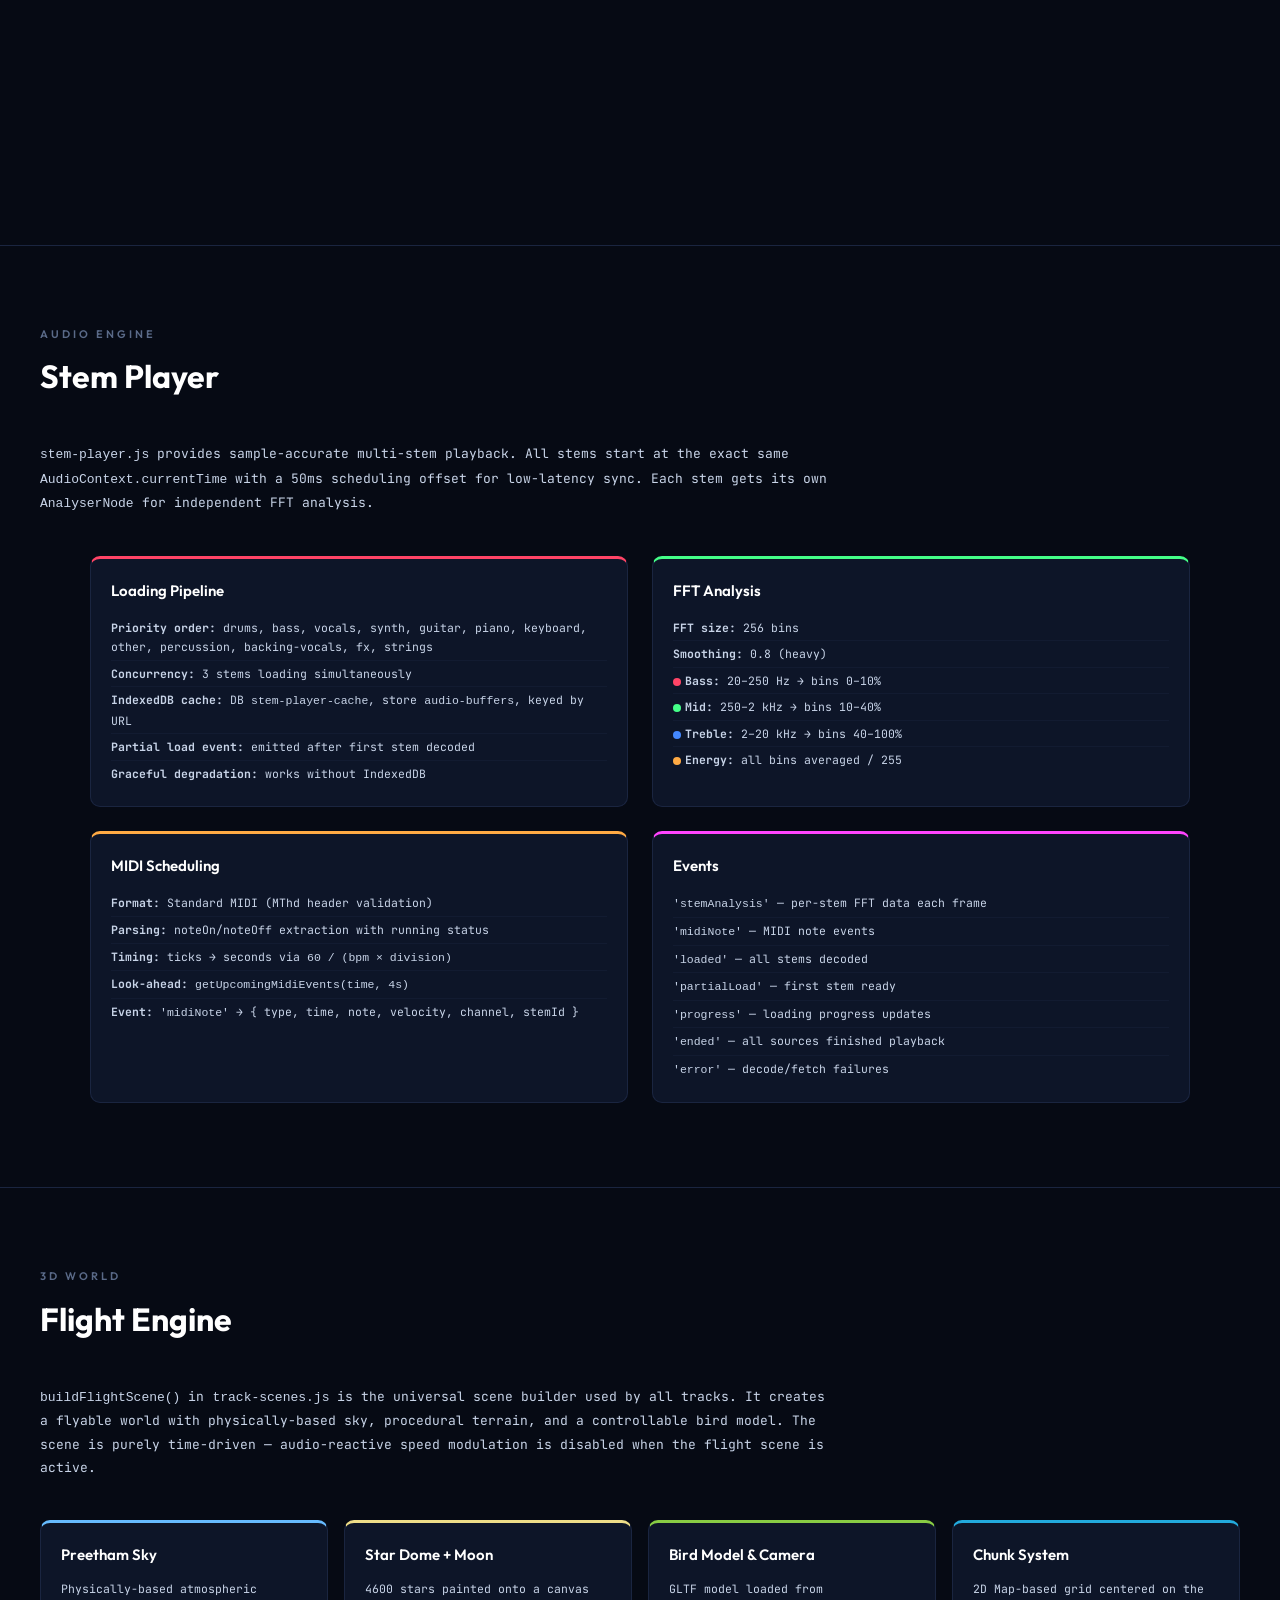
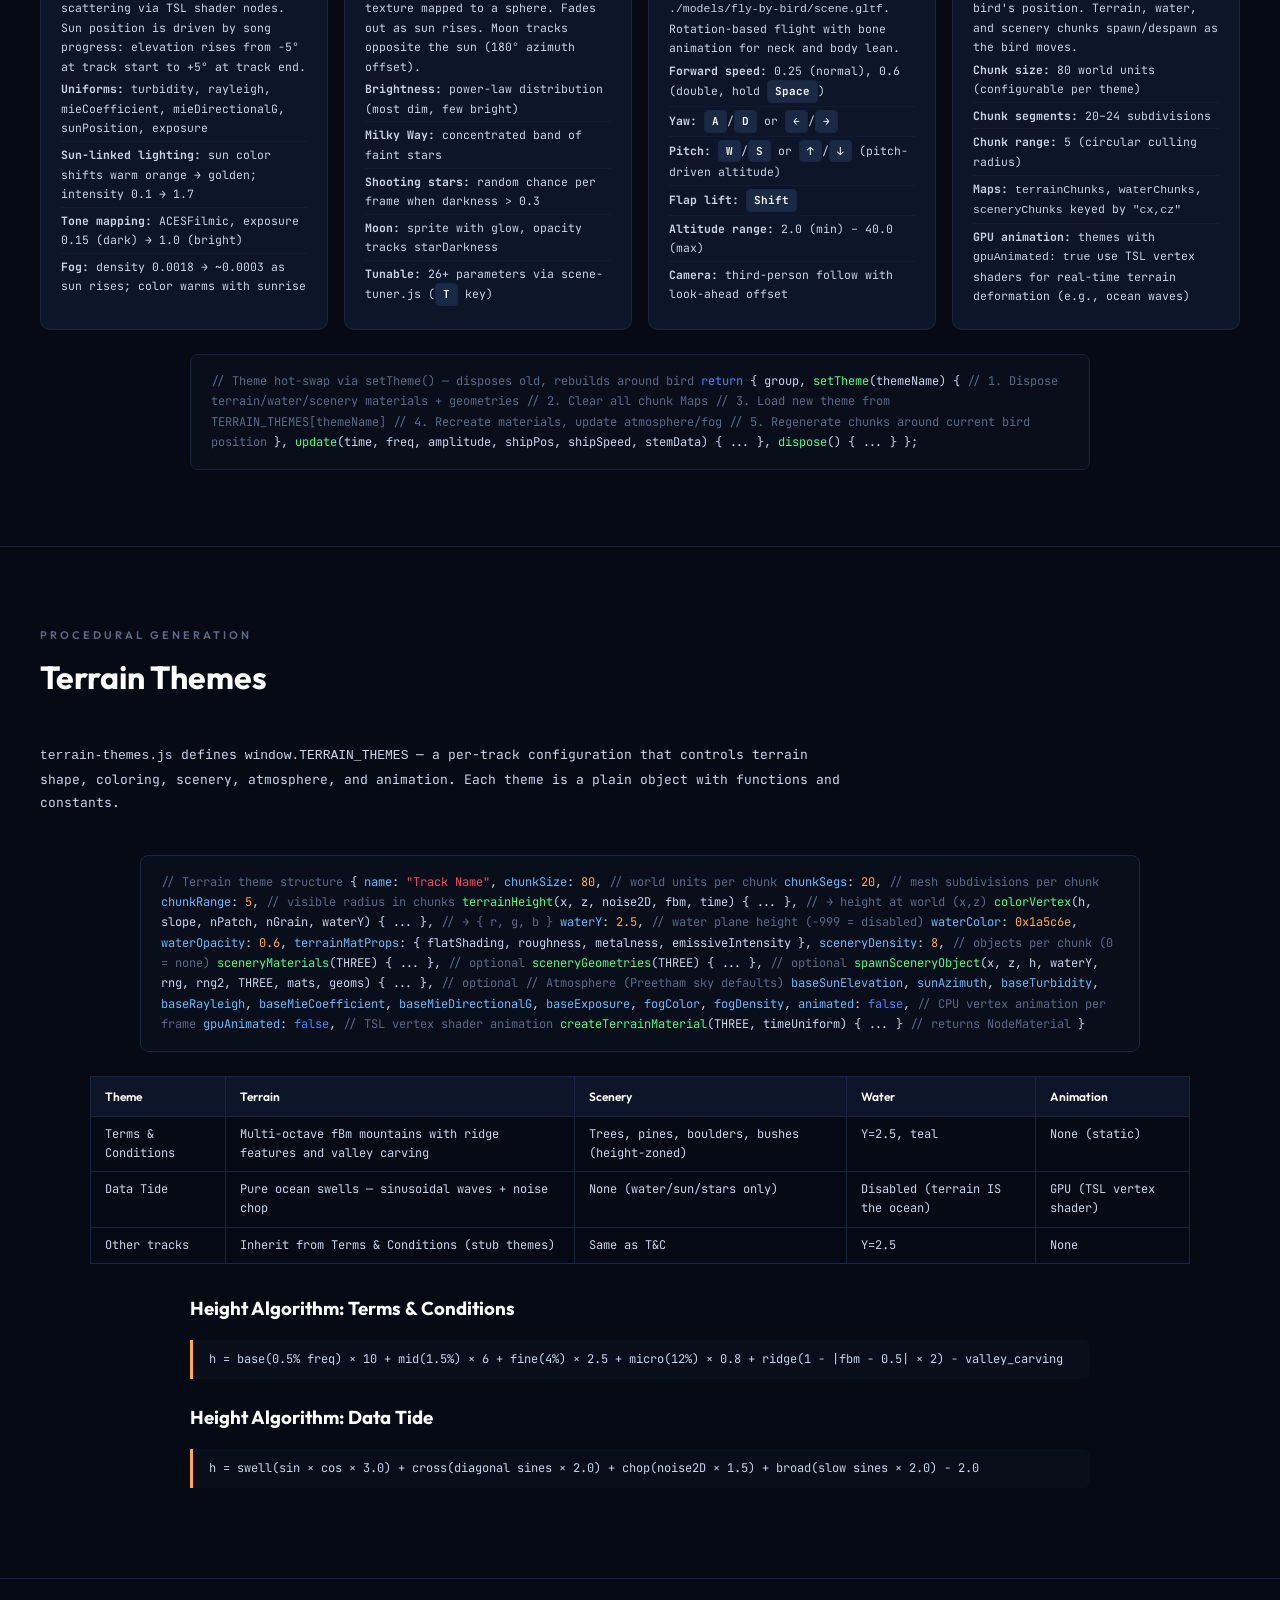
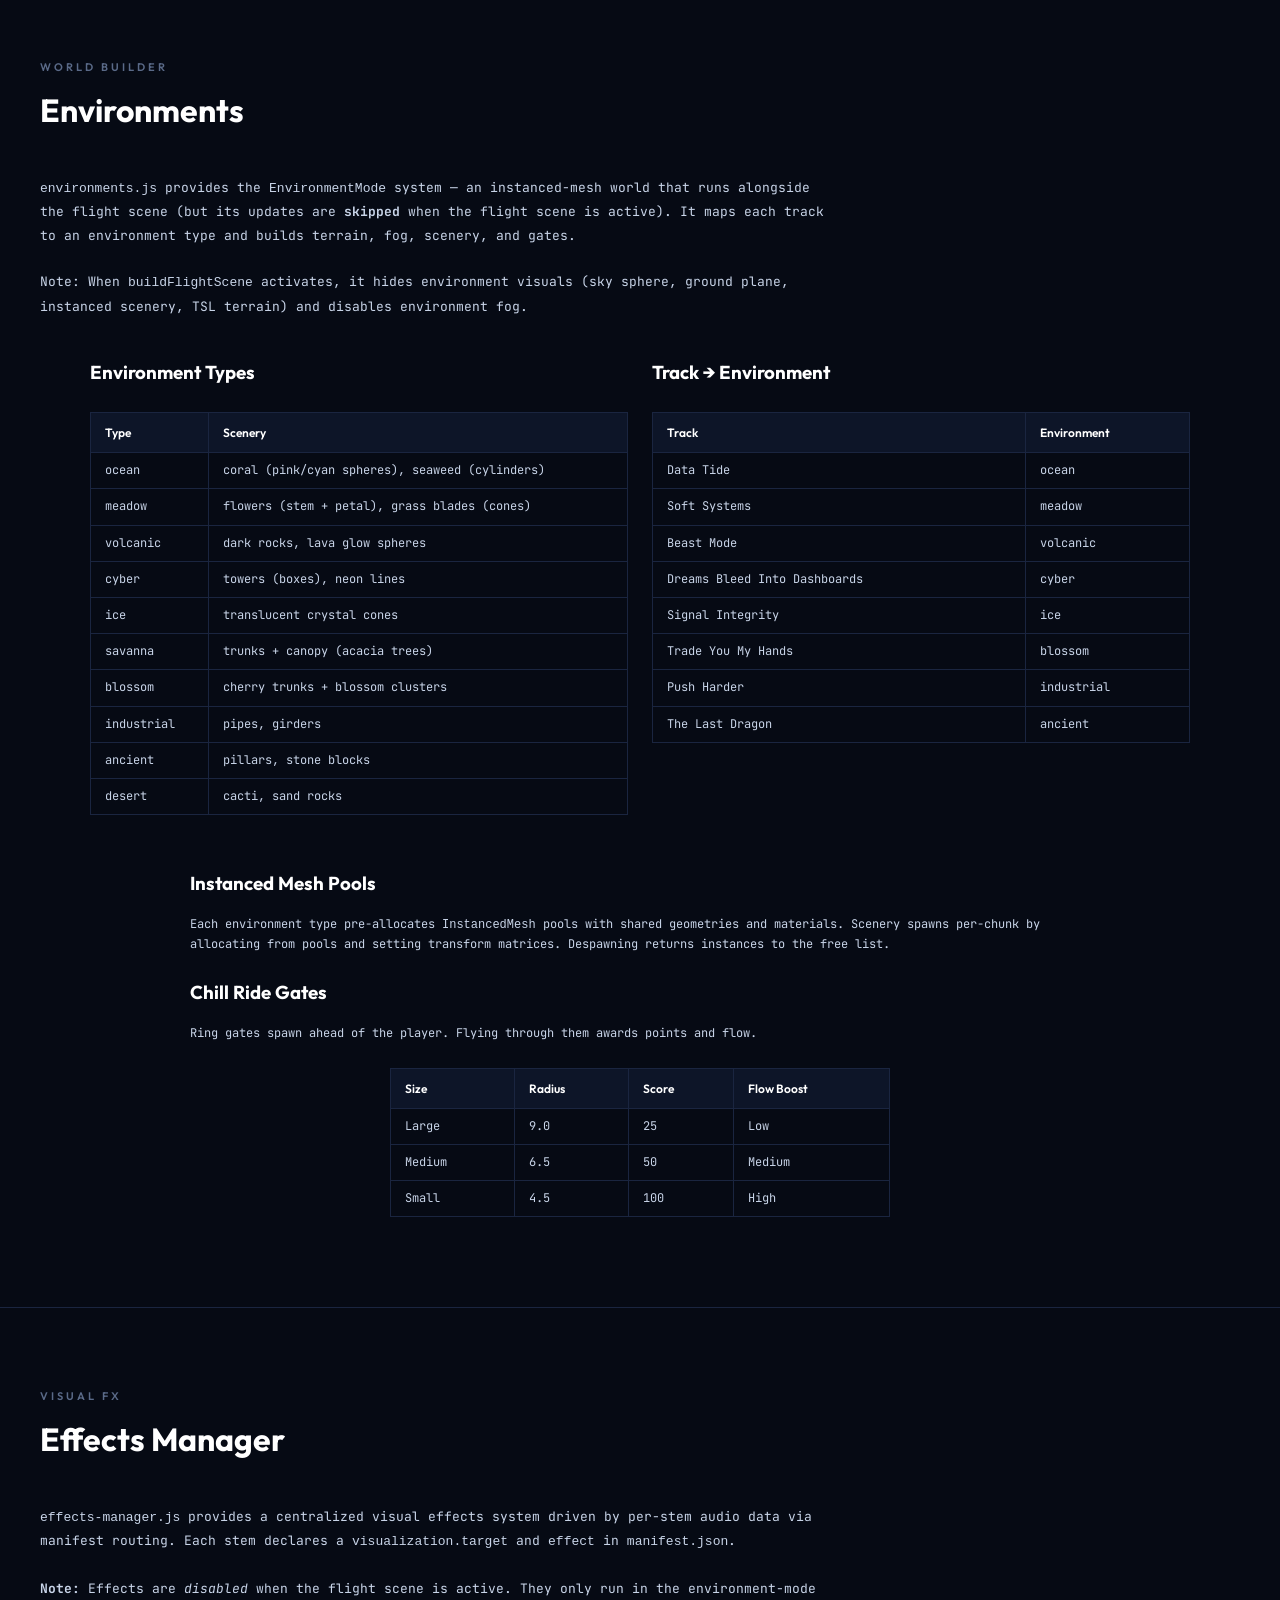
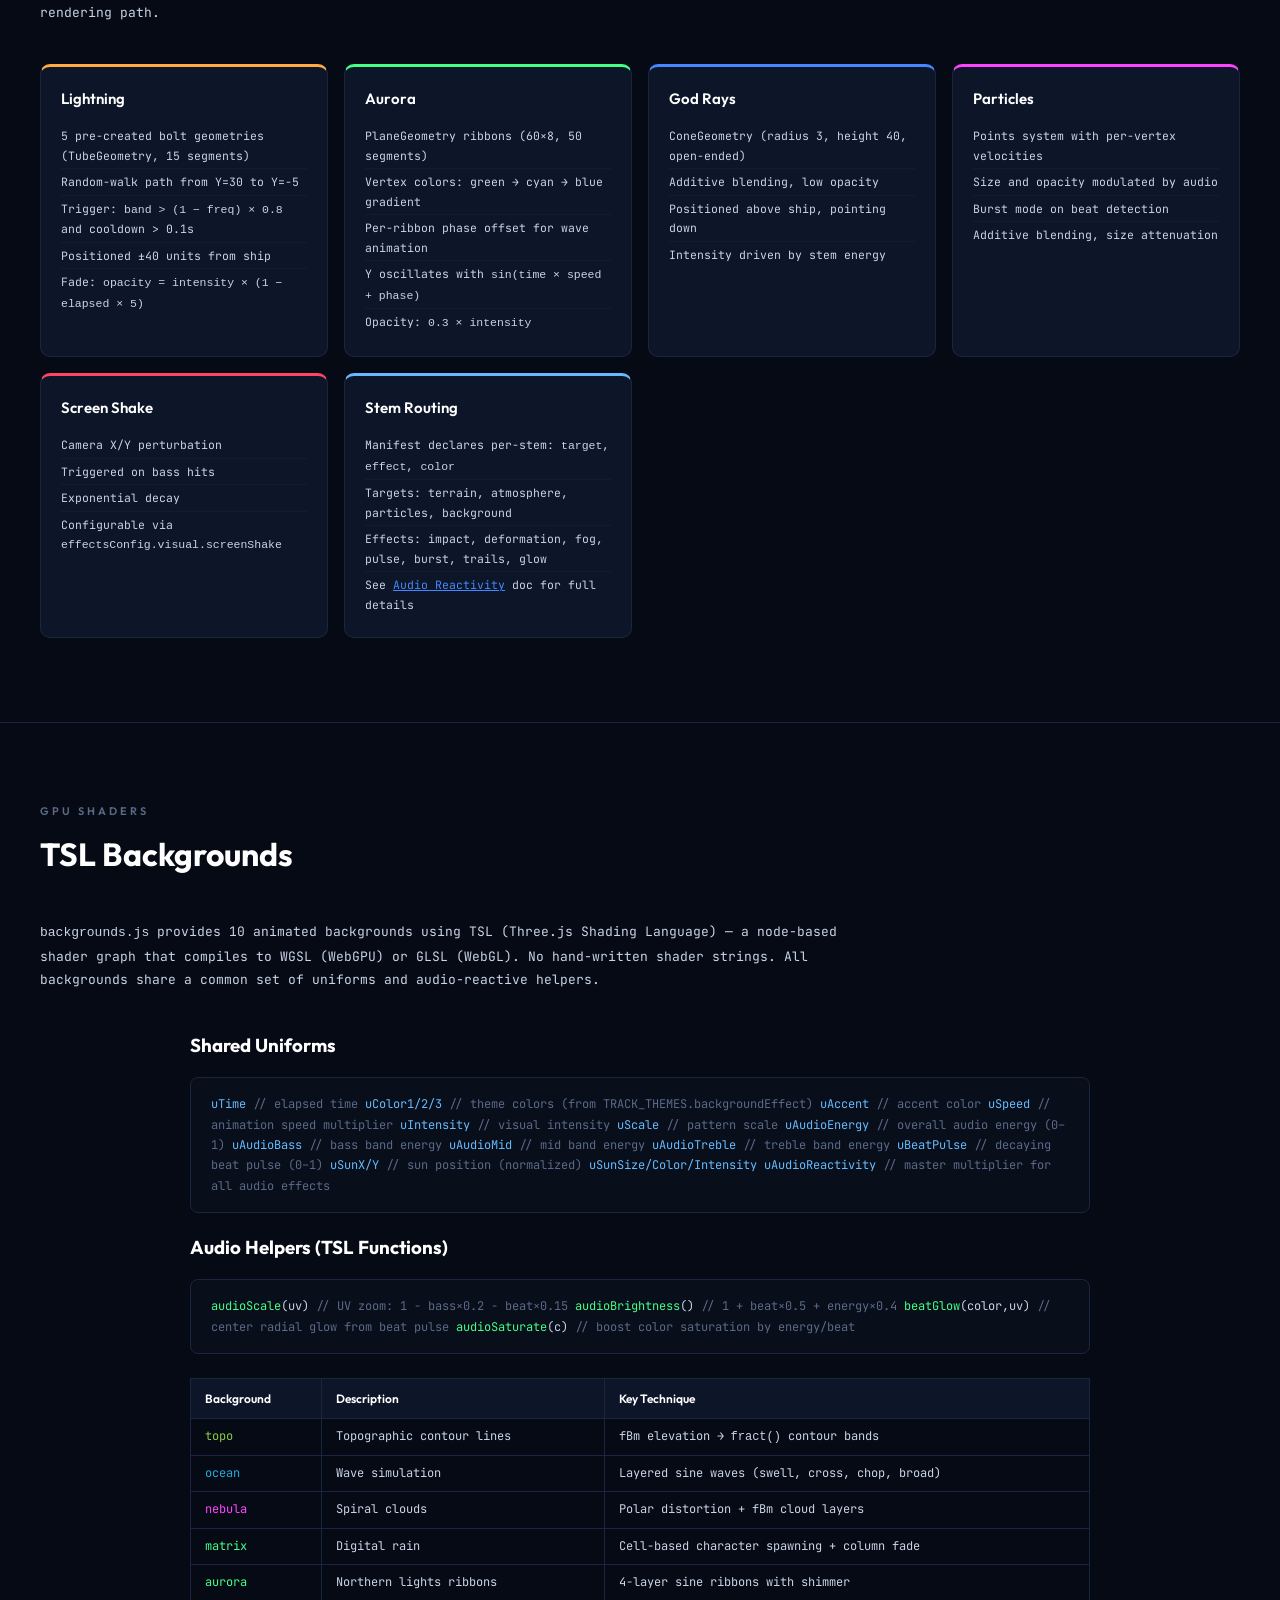
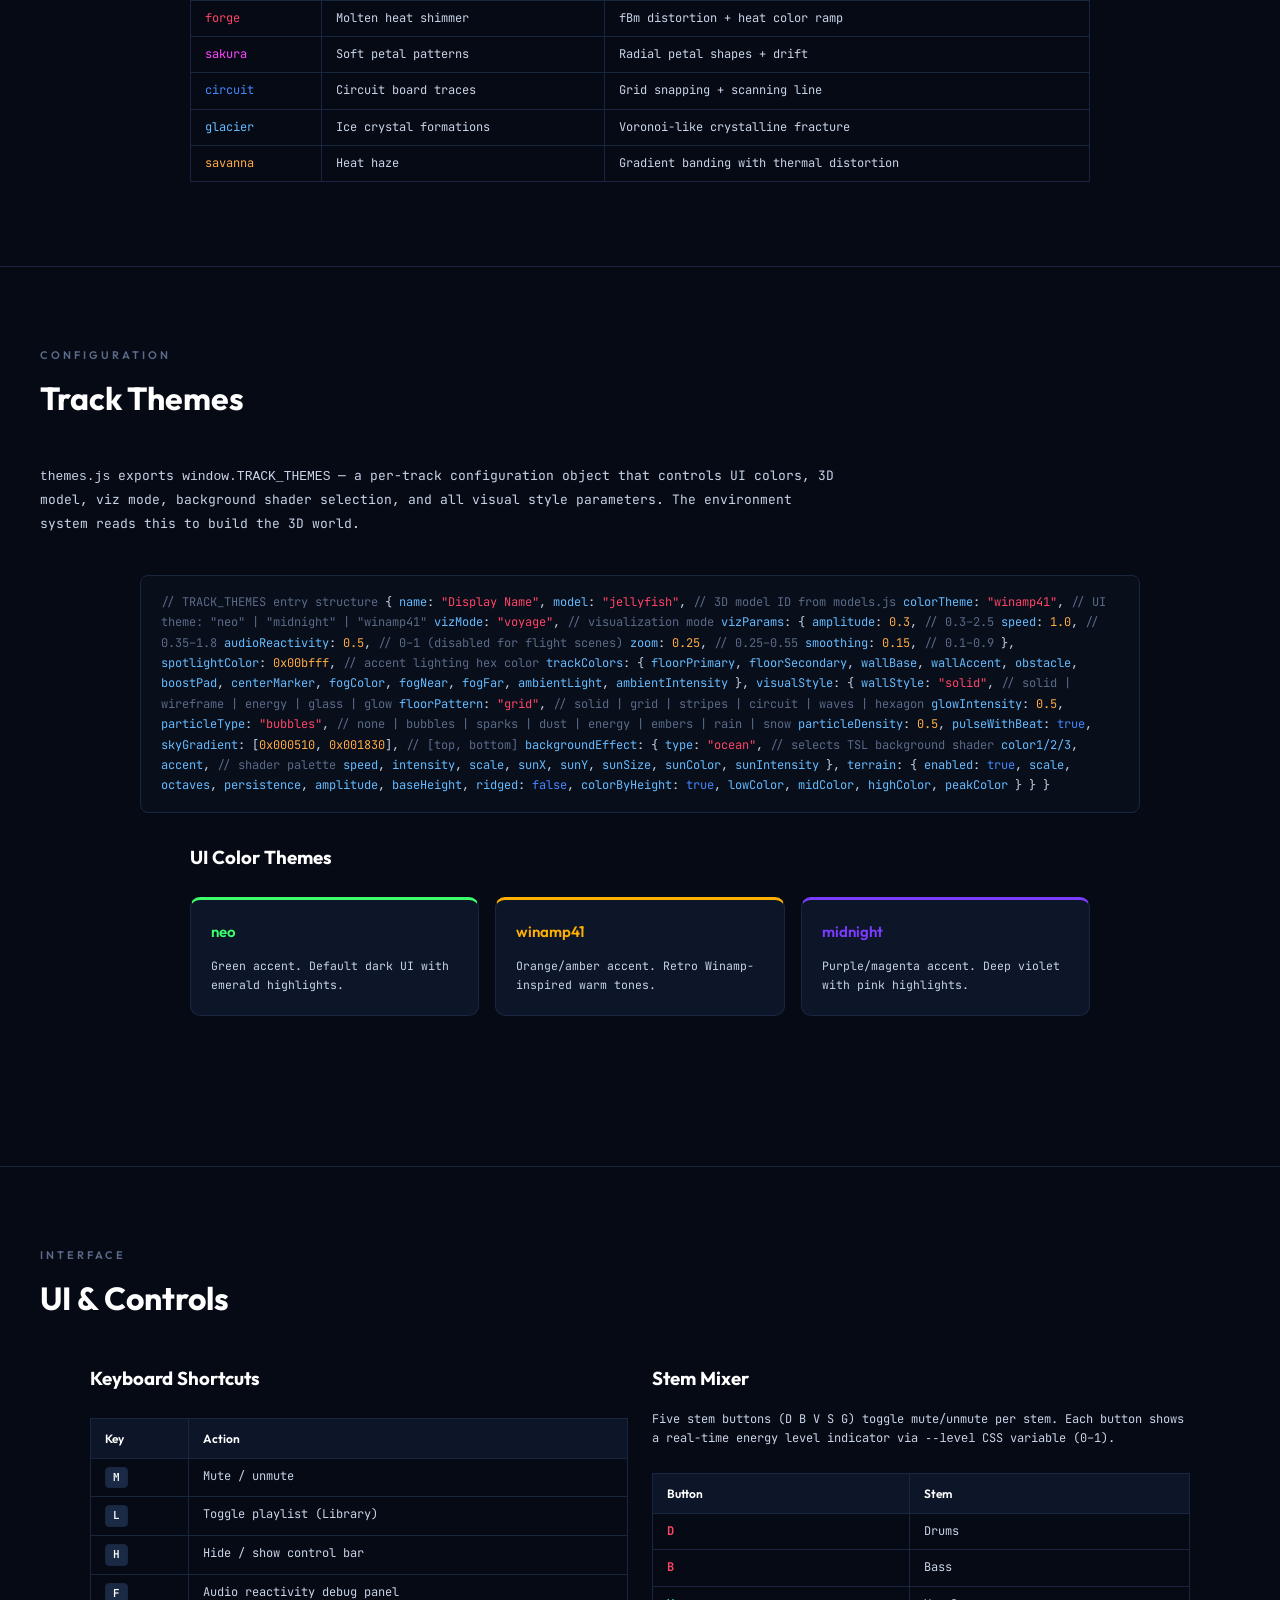
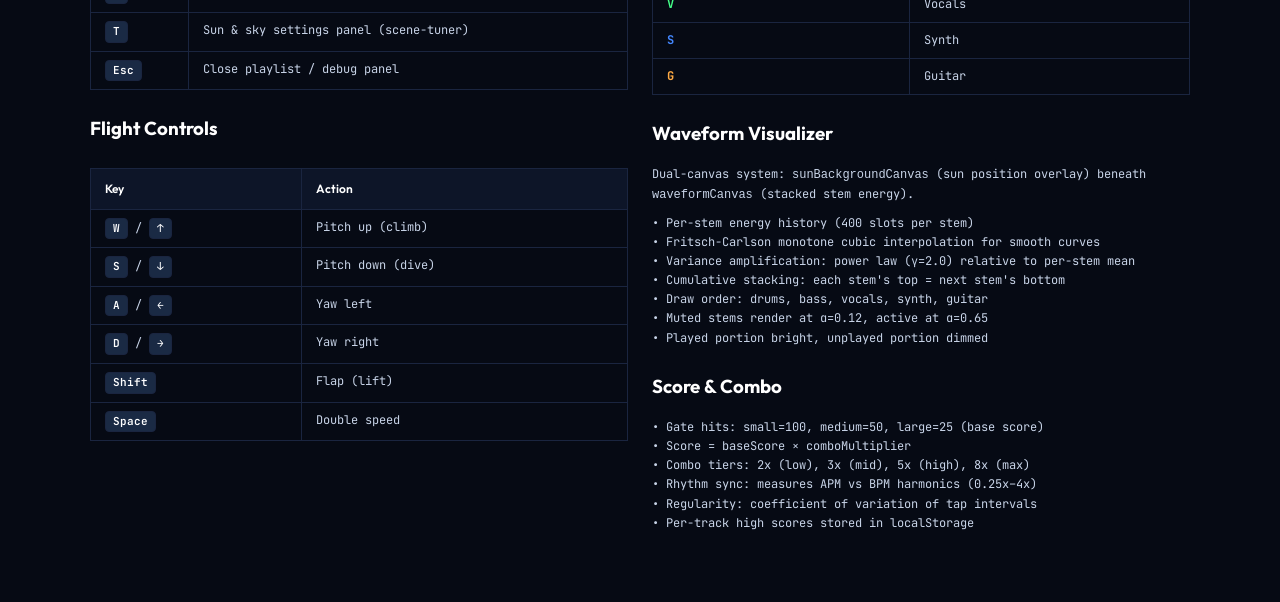
<file: site/docs/architecture.html>
<!DOCTYPE html>
<html lang="en">
<head>
<meta charset="UTF-8">
<meta name="viewport" content="width=device-width, initial-scale=1.0">
<title>Site Architecture | Code from Dream by DeytaDreams</title>
<meta name="description" content="Complete architecture documentation for Code from Dream — stem-reactive 3D music visualizer. Covers audio playback, flight engine, terrain generation, visual effects, shader backgrounds, and UI controls." />
<meta name="robots" content="index, follow" />
<link rel="canonical" href="https://jrod.dev/docs/architecture.html" />
<style>
@import url('https://fonts.googleapis.com/css2?family=JetBrains+Mono:wght@300;400;500;600;700&family=Space+Grotesk:wght@300;400;500;600;700&family=Outfit:wght@200;300;400;500;600;700;800&display=swap');

:root {
  --bass: #ff4466;
  --mid: #44ff88;
  --treble: #4488ff;
  --energy: #ffaa44;
  --beat: #ff44ff;
  --sky: #66bbff;
  --terrain: #88cc44;
  --water: #22aadd;
  --star: #eedd88;
  --bg: #060a14;
  --bg2: #0a1020;
  --card: #0d1528;
  --border: #1a2540;
  --text: #c8d4e8;
  --dim: #5a6a88;
  --node: #1a2a44;
}

* { margin: 0; padding: 0; box-sizing: border-box; }

html {
  scroll-behavior: smooth;
  scrollbar-width: thin;
  scrollbar-color: #1a2540 #060a14;
}

body {
  background: var(--bg);
  color: var(--text);
  font-family: 'JetBrains Mono', monospace;
  overflow-x: hidden;
  line-height: 1.6;
}

/* ─── Sticky nav ─── */
nav {
  position: fixed;
  top: 0;
  left: 0;
  right: 0;
  z-index: 100;
  display: flex;
  gap: 2px;
  padding: 8px 12px;
  background: rgba(6,10,20,0.92);
  backdrop-filter: blur(12px);
  border-bottom: 1px solid var(--border);
  font-size: 11px;
  overflow-x: auto;
}

nav a {
  color: var(--dim);
  text-decoration: none;
  padding: 6px 14px;
  border-radius: 4px;
  white-space: nowrap;
  transition: all 0.3s;
  border: 1px solid transparent;
}
nav a:hover, nav a.active {
  color: #fff;
  background: rgba(68,136,255,0.12);
  border-color: rgba(68,136,255,0.3);
}

/* ─── Sections ─── */
section {
  min-height: 100vh;
  padding: 80px 40px 60px;
  position: relative;
  border-bottom: 1px solid var(--border);
}

.section-label {
  font-family: 'Outfit', sans-serif;
  font-size: 11px;
  font-weight: 600;
  letter-spacing: 3px;
  text-transform: uppercase;
  color: var(--dim);
  margin-bottom: 8px;
}

.section-title {
  font-family: 'Outfit', sans-serif;
  font-size: 32px;
  font-weight: 700;
  margin-bottom: 40px;
  background: linear-gradient(135deg, #fff 40%, var(--treble));
  -webkit-background-clip: text;
  -webkit-text-fill-color: transparent;
}

.section-intro {
  max-width: 800px;
  margin-bottom: 40px;
  font-size: 13px;
  line-height: 1.8;
  color: var(--text);
}

/* ─── Cards ─── */
.card-grid {
  display: grid;
  grid-template-columns: repeat(auto-fit, minmax(280px, 1fr));
  gap: 16px;
  max-width: 1200px;
  margin: 24px auto;
}

.card {
  background: var(--card);
  border: 1px solid var(--border);
  border-radius: 10px;
  padding: 20px;
  position: relative;
  overflow: hidden;
  transition: all 0.3s;
}

.card:hover {
  border-color: var(--treble);
  box-shadow: 0 0 20px rgba(68,136,255,0.1);
  transform: translateY(-2px);
}

.card::before {
  content: '';
  position: absolute;
  top: 0;
  left: 0;
  right: 0;
  height: 3px;
}

.card h3 {
  font-family: 'Outfit', sans-serif;
  font-size: 15px;
  font-weight: 600;
  margin-bottom: 12px;
  color: #fff;
}

.card p, .card li {
  font-size: 11.5px;
  line-height: 1.7;
}

.card ul {
  list-style: none;
  padding: 0;
}

.card li {
  padding: 3px 0;
  border-bottom: 1px solid rgba(26,37,64,0.4);
}

.card li:last-child { border-bottom: none; }

.card-tag {
  display: inline-block;
  font-size: 10px;
  font-weight: 600;
  letter-spacing: 1px;
  text-transform: uppercase;
  padding: 2px 8px;
  border-radius: 3px;
  margin-bottom: 10px;
}

/* ─── Code blocks ─── */
.code-block {
  background: #080e1a;
  border: 1px solid var(--border);
  border-radius: 8px;
  padding: 16px 20px;
  font-size: 12px;
  line-height: 1.7;
  overflow-x: auto;
  max-width: 900px;
  margin: 16px auto;
}

.code-block .kw { color: var(--treble); }
.code-block .fn { color: var(--mid); }
.code-block .num { color: var(--energy); }
.code-block .cm { color: var(--dim); }
.code-block .str { color: var(--bass); }
.code-block .prop { color: var(--sky); }

/* ─── Formula display ─── */
.formula {
  background: #080e1a;
  border-left: 3px solid var(--energy);
  padding: 10px 16px;
  font-size: 12px;
  margin: 8px 0;
  border-radius: 0 6px 6px 0;
  max-width: 900px;
}

/* ─── Flow diagram ─── */
.flow-diagram {
  width: 100%;
  max-width: 1100px;
  margin: 30px auto;
  display: block;
}

/* ─── Node boxes ─── */
.node-box {
  background: var(--card);
  border: 1px solid var(--border);
  border-radius: 8px;
  padding: 14px 20px;
  font-size: 12px;
  position: relative;
  transition: all 0.3s;
}
.node-box:hover {
  border-color: var(--treble);
  box-shadow: 0 0 20px rgba(68,136,255,0.15);
}

/* ─── Data table ─── */
.data-table {
  width: 100%;
  max-width: 1100px;
  margin: 24px auto;
  border-collapse: collapse;
  font-size: 12px;
}

.data-table th {
  background: var(--card);
  border: 1px solid var(--border);
  padding: 10px 14px;
  text-align: left;
  font-weight: 600;
  color: #fff;
  font-family: 'Outfit', sans-serif;
  font-size: 12px;
}

.data-table td {
  border: 1px solid var(--border);
  padding: 8px 14px;
  vertical-align: top;
}

.data-table tr:hover td {
  background: rgba(68,136,255,0.04);
}

/* ─── Hotkey badges ─── */
.hotkey {
  display: inline-block;
  background: var(--node);
  border: 1px solid var(--border);
  border-radius: 4px;
  padding: 1px 7px;
  font-size: 11px;
  font-weight: 600;
  color: #fff;
  font-family: 'JetBrains Mono', monospace;
}

/* ─── Stem color dots ─── */
.stem-dot {
  display: inline-block;
  width: 8px;
  height: 8px;
  border-radius: 50%;
  margin-right: 4px;
  vertical-align: middle;
}

/* ─── Legend ─── */
.legend {
  display: flex;
  gap: 24px;
  justify-content: center;
  margin: 20px 0;
  flex-wrap: wrap;
}

.legend-item {
  display: flex;
  align-items: center;
  gap: 8px;
  font-size: 11px;
  color: var(--dim);
}

.legend-dot {
  width: 10px;
  height: 10px;
  border-radius: 50%;
}

/* ─── Background grid ─── */
.bg-grid {
  position: fixed;
  inset: 0;
  z-index: -1;
  opacity: 0.03;
  background-image:
    linear-gradient(rgba(68,136,255,0.3) 1px, transparent 1px),
    linear-gradient(90deg, rgba(68,136,255,0.3) 1px, transparent 1px);
  background-size: 60px 60px;
}

/* ─── Responsive ─── */
@media (max-width: 900px) {
  .card-grid { grid-template-columns: 1fr; }
  section { padding: 80px 20px 40px; }
  .data-table { font-size: 11px; }
  .data-table th, .data-table td { padding: 6px 8px; }
}

/* ─── Animations ─── */
@keyframes fadeInUp {
  from { opacity: 0; transform: translateY(20px); }
  to { opacity: 1; transform: translateY(0); }
}

.fade-in {
  opacity: 0;
  animation: fadeInUp 0.6s ease forwards;
}

/* ─── Back to app link ─── */
.back-link {
  position: fixed;
  bottom: 20px;
  right: 20px;
  z-index: 100;
  background: var(--card);
  border: 1px solid var(--border);
  color: var(--dim);
  text-decoration: none;
  padding: 8px 16px;
  border-radius: 6px;
  font-size: 11px;
  transition: all 0.3s;
}
.back-link:hover {
  color: #fff;
  border-color: var(--treble);
}

/* ─── Two-column layout ─── */
.two-col {
  display: grid;
  grid-template-columns: 1fr 1fr;
  gap: 24px;
  max-width: 1100px;
  margin: 24px auto;
}

@media (max-width: 900px) {
  .two-col { grid-template-columns: 1fr; }
}
</style>
</head>
<body>

<div class="bg-grid"></div>

<nav>
  <a href="#overview">Overview</a>
  <a href="#data-flow">Data Flow</a>
  <a href="#stem-player">Stem Player</a>
  <a href="#flight-engine">Flight Engine</a>
  <a href="#terrain">Terrain</a>
  <a href="#environments">Environments</a>
  <a href="#effects">Effects</a>
  <a href="#backgrounds">Backgrounds</a>
  <a href="#themes">Themes</a>
  <a href="#ui">UI &amp; Controls</a>
  <a href="audio-reactivity.html">Audio Reactivity</a>
</nav>

<a href="/" class="back-link">Back to App</a>

<!-- ═══════════════════════════════════════════════════════════════════════ -->
<!-- SECTION 1: OVERVIEW -->
<!-- ═══════════════════════════════════════════════════════════════════════ -->
<section id="overview">
  <div class="section-label">Architecture</div>
  <div class="section-title">Code from Dream</div>

  <div class="section-intro">
    A stem-reactive 3D music visualizer for DeytaDreams. Each track is split into individual stems
    (drums, bass, vocals, synth, guitar) and each stem's real-time FFT analysis drives a unique
    Three.js flight scene &mdash; reshaping terrain, atmosphere, lighting, and particles.
    <br><br>
    100% static site. No build step, no bundler, no server-side rendering.
    Plain JS files loaded via <code>&lt;script&gt;</code> tags.
    Three.js r182 (WebGPU + TSL) loaded from CDN.
  </div>

  <div class="card-grid">
    <div class="card" style="border-top: 3px solid var(--bass);">
      <div class="card-tag" style="background: rgba(255,68,102,0.15); color: var(--bass);">Audio</div>
      <h3>stem-player.js</h3>
      <p>Multi-stem synchronized playback via Web Audio API.
         Per-stem FFT analysis, MIDI scheduling, IndexedDB caching.
         Stems load progressively: drums first, then bass, vocals, synth, guitar.</p>
    </div>

    <div class="card" style="border-top: 3px solid var(--treble);">
      <div class="card-tag" style="background: rgba(68,136,255,0.15); color: var(--treble);">Orchestrator</div>
      <h3>app.js</h3>
      <p>Main render loop (<code>drawVizThree()</code>). Wires audio analysis to
         Three.js scenes. Manages playback UI, waveform visualization,
         playlist, URL hash routing, score/combo HUD, lyrics overlay.</p>
    </div>

    <div class="card" style="border-top: 3px solid var(--mid);">
      <div class="card-tag" style="background: rgba(68,255,136,0.15); color: var(--mid);">3D World</div>
      <h3>track-scenes.js</h3>
      <p>All tracks use <code>buildFlightScene()</code> &mdash; a universal flight engine
         with Preetham sky, star dome, GPU-animated terrain, bird model,
         and free-rotation camera. Per-track terrain themes drive the look.</p>
    </div>

    <div class="card" style="border-top: 3px solid var(--energy);">
      <div class="card-tag" style="background: rgba(255,170,68,0.15); color: var(--energy);">Config</div>
      <h3>themes.js + terrain-themes.js</h3>
      <p>Per-track visual identity. <code>TRACK_THEMES</code> defines colors,
         models, background shaders, UI theme. <code>TERRAIN_THEMES</code>
         defines height functions, vertex coloring, scenery, atmosphere.</p>
    </div>

    <div class="card" style="border-top: 3px solid var(--beat);">
      <div class="card-tag" style="background: rgba(255,68,255,0.15); color: var(--beat);">Effects</div>
      <h3>effects-manager.js</h3>
      <p>Lightning, aurora, god rays, particles, screen shake.
         Each effect driven by per-stem audio data via manifest routing.
         Disabled when flight scene is active.</p>
    </div>

    <div class="card" style="border-top: 3px solid var(--sky);">
      <div class="card-tag" style="background: rgba(102,187,255,0.15); color: var(--sky);">Shaders</div>
      <h3>backgrounds.js</h3>
      <p>10 TSL (Three.js Shading Language) animated backgrounds:
         topo, ocean, nebula, matrix, aurora, forge, sakura, circuit,
         glacier, savanna. GPU-side animation, audio-responsive uniforms.</p>
    </div>
  </div>
</section>

<!-- ═══════════════════════════════════════════════════════════════════════ -->
<!-- SECTION 2: DATA FLOW -->
<!-- ═══════════════════════════════════════════════════════════════════════ -->
<section id="data-flow">
  <div class="section-label">Pipeline</div>
  <div class="section-title">Data Flow</div>

  <div class="section-intro">
    Every frame follows a pipeline from audio decoding through FFT analysis
    to visual rendering. The stem player produces per-stem energy bands;
    app.js routes them to the active scene and effects.
  </div>

  <!-- ASCII flow diagram -->
  <div class="code-block" style="max-width: 1000px; font-size: 11px; line-height: 1.5;">
<span class="cm">  Per-Track Data</span>
  ┌─────────────────────────────────────────────────────────┐
  │  <span class="str">manifest.json</span>                                          │
  │  ├── stems: { drums.mp3, bass.mp3, vocals.mp3, ... }   │
  │  ├── midi:  { drums.mid, bass.mid, ... }                │
  │  ├── visualization: { target, effect, color }           │
  │  └── lyrics.json (word-level timestamps)                │
  └───────────────────────┬─────────────────────────────────┘
                          │
                          ▼
  ┌─────────────────────────────────────────────────────────┐
  │  <span class="fn">StemPlayer</span>                                              │
  │  AudioBufferSourceNode → AnalyserNode (per stem)        │
  │  FFT 256 bins, smoothing 0.8                            │
  │  ├── <span class="str">energy</span>  (all bins avg / 255)                       │
  │  ├── <span class="str">bass</span>    (20–250 Hz, bins 0–10%)                    │
  │  ├── <span class="str">mid</span>     (250–2 kHz, bins 10–40%)                   │
  │  └── <span class="str">treble</span>  (2–20 kHz, bins 40–100%)                   │
  └───────────────────────┬─────────────────────────────────┘
                          │
                          ▼
  ┌─────────────────────────────────────────────────────────┐
  │  <span class="fn">app.js</span> <span class="cm">drawVizThree()</span> — every frame                   │
  │                                                         │
  │  ┌─ Flight scene active? ──────────────────────────┐    │
  │  │  YES: audio speed modulation <span class="kw">disabled</span>          │    │
  │  │       EnvironmentMode + EffectsManager <span class="kw">skipped</span> │    │
  │  │       stemData passed to trackScene.update()    │    │
  │  │                                                 │    │
  │  │  NO:  EnvironmentMode.update(bass,mid,treble)   │    │
  │  │       EffectsManager.render(stemVizData)        │    │
  │  └─────────────────────────────────────────────────┘    │
  │                                                         │
  │  Always: waveform viz, stem mixer levels, lyrics sync   │
  └─────────────────────────────────────────────────────────┘
                          │
                          ▼
  ┌─────────────────────────────────────────────────────────┐
  │  <span class="fn">buildFlightScene</span> <span class="cm">— the 3D world</span>                       │
  │  ├── Preetham sky (sun rises with song progress)        │
  │  ├── Star dome + moon + shooting stars                  │
  │  ├── GPU-animated terrain (TSL vertex shader)           │
  │  ├── Water chunks (if waterY &gt; -500)                    │
  │  ├── Scenery (if sceneryDensity &gt; 0)                    │
  │  ├── Bird model (GLTF, keyboard-controlled)             │
  │  └── Fog (density fades as sun rises)                   │
  └─────────────────────────────────────────────────────────┘</div>
</section>

<!-- ═══════════════════════════════════════════════════════════════════════ -->
<!-- SECTION 3: STEM PLAYER -->
<!-- ═══════════════════════════════════════════════════════════════════════ -->
<section id="stem-player">
  <div class="section-label">Audio Engine</div>
  <div class="section-title">Stem Player</div>

  <div class="section-intro">
    <code>stem-player.js</code> provides sample-accurate multi-stem playback.
    All stems start at the exact same <code>AudioContext.currentTime</code> with
    a 50ms scheduling offset for low-latency sync. Each stem gets its own
    <code>AnalyserNode</code> for independent FFT analysis.
  </div>

  <div class="two-col">
    <div class="card" style="border-top: 3px solid var(--bass);">
      <h3>Loading Pipeline</h3>
      <ul>
        <li><strong>Priority order:</strong> drums, bass, vocals, synth, guitar, piano, keyboard, other, percussion, backing-vocals, fx, strings</li>
        <li><strong>Concurrency:</strong> 3 stems loading simultaneously</li>
        <li><strong>IndexedDB cache:</strong> DB <code>stem-player-cache</code>, store <code>audio-buffers</code>, keyed by URL</li>
        <li><strong>Partial load event:</strong> emitted after first stem decoded</li>
        <li><strong>Graceful degradation:</strong> works without IndexedDB</li>
      </ul>
    </div>

    <div class="card" style="border-top: 3px solid var(--mid);">
      <h3>FFT Analysis</h3>
      <ul>
        <li><strong>FFT size:</strong> 256 bins</li>
        <li><strong>Smoothing:</strong> 0.8 (heavy)</li>
        <li><span class="stem-dot" style="background:var(--bass)"></span><strong>Bass:</strong> 20–250 Hz &rarr; bins 0–10%</li>
        <li><span class="stem-dot" style="background:var(--mid)"></span><strong>Mid:</strong> 250–2 kHz &rarr; bins 10–40%</li>
        <li><span class="stem-dot" style="background:var(--treble)"></span><strong>Treble:</strong> 2–20 kHz &rarr; bins 40–100%</li>
        <li><span class="stem-dot" style="background:var(--energy)"></span><strong>Energy:</strong> all bins averaged / 255</li>
      </ul>
    </div>

    <div class="card" style="border-top: 3px solid var(--energy);">
      <h3>MIDI Scheduling</h3>
      <ul>
        <li><strong>Format:</strong> Standard MIDI (MThd header validation)</li>
        <li><strong>Parsing:</strong> noteOn/noteOff extraction with running status</li>
        <li><strong>Timing:</strong> ticks &rarr; seconds via <code>60 / (bpm &times; division)</code></li>
        <li><strong>Look-ahead:</strong> <code>getUpcomingMidiEvents(time, 4s)</code></li>
        <li><strong>Event:</strong> <code>'midiNote'</code> &rarr; { type, time, note, velocity, channel, stemId }</li>
      </ul>
    </div>

    <div class="card" style="border-top: 3px solid var(--beat);">
      <h3>Events</h3>
      <ul>
        <li><code>'stemAnalysis'</code> &mdash; per-stem FFT data each frame</li>
        <li><code>'midiNote'</code> &mdash; MIDI note events</li>
        <li><code>'loaded'</code> &mdash; all stems decoded</li>
        <li><code>'partialLoad'</code> &mdash; first stem ready</li>
        <li><code>'progress'</code> &mdash; loading progress updates</li>
        <li><code>'ended'</code> &mdash; all sources finished playback</li>
        <li><code>'error'</code> &mdash; decode/fetch failures</li>
      </ul>
    </div>
  </div>
</section>

<!-- ═══════════════════════════════════════════════════════════════════════ -->
<!-- SECTION 4: FLIGHT ENGINE -->
<!-- ═══════════════════════════════════════════════════════════════════════ -->
<section id="flight-engine">
  <div class="section-label">3D World</div>
  <div class="section-title">Flight Engine</div>

  <div class="section-intro">
    <code>buildFlightScene()</code> in <code>track-scenes.js</code> is the universal scene
    builder used by all tracks. It creates a flyable world with physically-based sky,
    procedural terrain, and a controllable bird model. The scene is purely time-driven &mdash;
    audio-reactive speed modulation is disabled when the flight scene is active.
  </div>

  <div class="card-grid">
    <div class="card" style="border-top: 3px solid var(--sky);">
      <h3>Preetham Sky</h3>
      <p>Physically-based atmospheric scattering via TSL shader nodes. Sun position
         is driven by song progress: elevation rises from &minus;5&deg; at track start
         to +5&deg; at track end.</p>
      <ul>
        <li><strong>Uniforms:</strong> turbidity, rayleigh, mieCoefficient, mieDirectionalG, sunPosition, exposure</li>
        <li><strong>Sun-linked lighting:</strong> sun color shifts warm orange &rarr; golden; intensity 0.1 &rarr; 1.7</li>
        <li><strong>Tone mapping:</strong> ACESFilmic, exposure 0.15 (dark) &rarr; 1.0 (bright)</li>
        <li><strong>Fog:</strong> density 0.0018 &rarr; ~0.0003 as sun rises; color warms with sunrise</li>
      </ul>
    </div>

    <div class="card" style="border-top: 3px solid var(--star);">
      <h3>Star Dome + Moon</h3>
      <p>4600 stars painted onto a canvas texture mapped to a sphere.
         Fades out as sun rises. Moon tracks opposite the sun (180&deg; azimuth offset).</p>
      <ul>
        <li><strong>Brightness:</strong> power-law distribution (most dim, few bright)</li>
        <li><strong>Milky Way:</strong> concentrated band of faint stars</li>
        <li><strong>Shooting stars:</strong> random chance per frame when darkness &gt; 0.3</li>
        <li><strong>Moon:</strong> sprite with glow, opacity tracks starDarkness</li>
        <li><strong>Tunable:</strong> 26+ parameters via scene-tuner.js (<span class="hotkey">T</span> key)</li>
      </ul>
    </div>

    <div class="card" style="border-top: 3px solid var(--terrain);">
      <h3>Bird Model &amp; Camera</h3>
      <p>GLTF model loaded from <code>./models/fly-by-bird/scene.gltf</code>.
         Rotation-based flight with bone animation for neck and body lean.</p>
      <ul>
        <li><strong>Forward speed:</strong> 0.25 (normal), 0.6 (double, hold <span class="hotkey">Space</span>)</li>
        <li><strong>Yaw:</strong> <span class="hotkey">A</span>/<span class="hotkey">D</span> or <span class="hotkey">&larr;</span>/<span class="hotkey">&rarr;</span></li>
        <li><strong>Pitch:</strong> <span class="hotkey">W</span>/<span class="hotkey">S</span> or <span class="hotkey">&uarr;</span>/<span class="hotkey">&darr;</span> (pitch-driven altitude)</li>
        <li><strong>Flap lift:</strong> <span class="hotkey">Shift</span></li>
        <li><strong>Altitude range:</strong> 2.0 (min) &ndash; 40.0 (max)</li>
        <li><strong>Camera:</strong> third-person follow with look-ahead offset</li>
      </ul>
    </div>

    <div class="card" style="border-top: 3px solid var(--water);">
      <h3>Chunk System</h3>
      <p>2D Map-based grid centered on the bird's position.
         Terrain, water, and scenery chunks spawn/despawn as the bird moves.</p>
      <ul>
        <li><strong>Chunk size:</strong> 80 world units (configurable per theme)</li>
        <li><strong>Chunk segments:</strong> 20&ndash;24 subdivisions</li>
        <li><strong>Chunk range:</strong> 5 (circular culling radius)</li>
        <li><strong>Maps:</strong> <code>terrainChunks</code>, <code>waterChunks</code>, <code>sceneryChunks</code> keyed by <code>"cx,cz"</code></li>
        <li><strong>GPU animation:</strong> themes with <code>gpuAnimated: true</code> use TSL vertex shaders for real-time terrain deformation (e.g., ocean waves)</li>
      </ul>
    </div>
  </div>

  <div class="code-block" style="max-width: 900px;">
<span class="cm">// Theme hot-swap via setTheme() — disposes old, rebuilds around bird</span>
<span class="kw">return</span> {
  group,
  <span class="fn">setTheme</span>(themeName) {
    <span class="cm">// 1. Dispose terrain/water/scenery materials + geometries</span>
    <span class="cm">// 2. Clear all chunk Maps</span>
    <span class="cm">// 3. Load new theme from TERRAIN_THEMES[themeName]</span>
    <span class="cm">// 4. Recreate materials, update atmosphere/fog</span>
    <span class="cm">// 5. Regenerate chunks around current bird position</span>
  },
  <span class="fn">update</span>(time, freq, amplitude, shipPos, shipSpeed, stemData) { ... },
  <span class="fn">dispose</span>() { ... }
};</div>
</section>

<!-- ═══════════════════════════════════════════════════════════════════════ -->
<!-- SECTION 5: TERRAIN THEMES -->
<!-- ═══════════════════════════════════════════════════════════════════════ -->
<section id="terrain">
  <div class="section-label">Procedural Generation</div>
  <div class="section-title">Terrain Themes</div>

  <div class="section-intro">
    <code>terrain-themes.js</code> defines <code>window.TERRAIN_THEMES</code> &mdash;
    a per-track configuration that controls terrain shape, coloring, scenery,
    atmosphere, and animation. Each theme is a plain object with functions and constants.
  </div>

  <div class="code-block" style="max-width: 1000px;">
<span class="cm">// Terrain theme structure</span>
{
  <span class="prop">name</span>: <span class="str">"Track Name"</span>,
  <span class="prop">chunkSize</span>: <span class="num">80</span>,    <span class="cm">// world units per chunk</span>
  <span class="prop">chunkSegs</span>: <span class="num">20</span>,    <span class="cm">// mesh subdivisions per chunk</span>
  <span class="prop">chunkRange</span>: <span class="num">5</span>,   <span class="cm">// visible radius in chunks</span>

  <span class="fn">terrainHeight</span>(x, z, noise2D, fbm, time) { ... },  <span class="cm">// → height at world (x,z)</span>
  <span class="fn">colorVertex</span>(h, slope, nPatch, nGrain, waterY) { ... },  <span class="cm">// → { r, g, b }</span>

  <span class="prop">waterY</span>: <span class="num">2.5</span>,       <span class="cm">// water plane height (-999 = disabled)</span>
  <span class="prop">waterColor</span>: <span class="num">0x1a5c6e</span>,
  <span class="prop">waterOpacity</span>: <span class="num">0.6</span>,

  <span class="prop">terrainMatProps</span>: { flatShading, roughness, metalness, emissiveIntensity },

  <span class="prop">sceneryDensity</span>: <span class="num">8</span>,  <span class="cm">// objects per chunk (0 = none)</span>
  <span class="fn">sceneryMaterials</span>(THREE) { ... },  <span class="cm">// optional</span>
  <span class="fn">sceneryGeometries</span>(THREE) { ... }, <span class="cm">// optional</span>
  <span class="fn">spawnSceneryObject</span>(x, z, h, waterY, rng, rng2, THREE, mats, geoms) { ... }, <span class="cm">// optional</span>

  <span class="cm">// Atmosphere (Preetham sky defaults)</span>
  <span class="prop">baseSunElevation</span>, <span class="prop">sunAzimuth</span>, <span class="prop">baseTurbidity</span>, <span class="prop">baseRayleigh</span>,
  <span class="prop">baseMieCoefficient</span>, <span class="prop">baseMieDirectionalG</span>, <span class="prop">baseExposure</span>,
  <span class="prop">fogColor</span>, <span class="prop">fogDensity</span>,

  <span class="prop">animated</span>: <span class="kw">false</span>,     <span class="cm">// CPU vertex animation per frame</span>
  <span class="prop">gpuAnimated</span>: <span class="kw">false</span>,  <span class="cm">// TSL vertex shader animation</span>
  <span class="fn">createTerrainMaterial</span>(THREE, timeUniform) { ... }  <span class="cm">// returns NodeMaterial</span>
}</div>

  <table class="data-table">
    <tr>
      <th>Theme</th>
      <th>Terrain</th>
      <th>Scenery</th>
      <th>Water</th>
      <th>Animation</th>
    </tr>
    <tr>
      <td>Terms &amp; Conditions</td>
      <td>Multi-octave fBm mountains with ridge features and valley carving</td>
      <td>Trees, pines, boulders, bushes (height-zoned)</td>
      <td>Y=2.5, teal</td>
      <td>None (static)</td>
    </tr>
    <tr>
      <td>Data Tide</td>
      <td>Pure ocean swells &mdash; sinusoidal waves + noise chop</td>
      <td>None (water/sun/stars only)</td>
      <td>Disabled (terrain IS the ocean)</td>
      <td>GPU (TSL vertex shader)</td>
    </tr>
    <tr>
      <td>Other tracks</td>
      <td>Inherit from Terms &amp; Conditions (stub themes)</td>
      <td>Same as T&amp;C</td>
      <td>Y=2.5</td>
      <td>None</td>
    </tr>
  </table>

  <div style="max-width: 900px; margin: 30px auto;">
    <h3 style="font-family: 'Outfit', sans-serif; color: #fff; margin-bottom: 16px;">Height Algorithm: Terms &amp; Conditions</h3>
    <div class="formula">
      h = base(<span class="num">0.5%</span> freq) &times; <span class="num">10</span>
        + mid(<span class="num">1.5%</span>) &times; <span class="num">6</span>
        + fine(<span class="num">4%</span>) &times; <span class="num">2.5</span>
        + micro(<span class="num">12%</span>) &times; <span class="num">0.8</span>
        + ridge(<span class="num">1 &minus; |fbm &minus; 0.5| &times; 2</span>)
        &minus; valley_carving
    </div>

    <h3 style="font-family: 'Outfit', sans-serif; color: #fff; margin: 24px 0 16px;">Height Algorithm: Data Tide</h3>
    <div class="formula">
      h = swell(<span class="num">sin &times; cos &times; 3.0</span>)
        + cross(<span class="num">diagonal sines &times; 2.0</span>)
        + chop(<span class="num">noise2D &times; 1.5</span>)
        + broad(<span class="num">slow sines &times; 2.0</span>)
        &minus; <span class="num">2.0</span>
    </div>
  </div>
</section>

<!-- ═══════════════════════════════════════════════════════════════════════ -->
<!-- SECTION 6: ENVIRONMENTS -->
<!-- ═══════════════════════════════════════════════════════════════════════ -->
<section id="environments">
  <div class="section-label">World Builder</div>
  <div class="section-title">Environments</div>

  <div class="section-intro">
    <code>environments.js</code> provides the <code>EnvironmentMode</code> system &mdash;
    an instanced-mesh world that runs alongside the flight scene (but its updates are
    <strong>skipped</strong> when the flight scene is active). It maps each track to an
    environment type and builds terrain, fog, scenery, and gates.
    <br><br>
    Note: When <code>buildFlightScene</code> activates, it hides environment visuals
    (sky sphere, ground plane, instanced scenery, TSL terrain) and disables environment fog.
  </div>

  <div class="two-col">
    <div>
      <h3 style="font-family: 'Outfit', sans-serif; color: #fff; margin-bottom: 16px;">Environment Types</h3>
      <table class="data-table">
        <tr><th>Type</th><th>Scenery</th></tr>
        <tr><td>ocean</td><td>coral (pink/cyan spheres), seaweed (cylinders)</td></tr>
        <tr><td>meadow</td><td>flowers (stem + petal), grass blades (cones)</td></tr>
        <tr><td>volcanic</td><td>dark rocks, lava glow spheres</td></tr>
        <tr><td>cyber</td><td>towers (boxes), neon lines</td></tr>
        <tr><td>ice</td><td>translucent crystal cones</td></tr>
        <tr><td>savanna</td><td>trunks + canopy (acacia trees)</td></tr>
        <tr><td>blossom</td><td>cherry trunks + blossom clusters</td></tr>
        <tr><td>industrial</td><td>pipes, girders</td></tr>
        <tr><td>ancient</td><td>pillars, stone blocks</td></tr>
        <tr><td>desert</td><td>cacti, sand rocks</td></tr>
      </table>
    </div>

    <div>
      <h3 style="font-family: 'Outfit', sans-serif; color: #fff; margin-bottom: 16px;">Track &rarr; Environment</h3>
      <table class="data-table">
        <tr><th>Track</th><th>Environment</th></tr>
        <tr><td>Data Tide</td><td>ocean</td></tr>
        <tr><td>Soft Systems</td><td>meadow</td></tr>
        <tr><td>Beast Mode</td><td>volcanic</td></tr>
        <tr><td>Dreams Bleed Into Dashboards</td><td>cyber</td></tr>
        <tr><td>Signal Integrity</td><td>ice</td></tr>
        <tr><td>Trade You My Hands</td><td>blossom</td></tr>
        <tr><td>Push Harder</td><td>industrial</td></tr>
        <tr><td>The Last Dragon</td><td>ancient</td></tr>
      </table>
    </div>
  </div>

  <div style="max-width: 900px; margin: 30px auto;">
    <h3 style="font-family: 'Outfit', sans-serif; color: #fff; margin-bottom: 16px;">Instanced Mesh Pools</h3>
    <p style="font-size: 12px; margin-bottom: 12px;">
      Each environment type pre-allocates <code>InstancedMesh</code> pools with shared
      geometries and materials. Scenery spawns per-chunk by allocating from pools and
      setting transform matrices. Despawning returns instances to the free list.
    </p>

    <h3 style="font-family: 'Outfit', sans-serif; color: #fff; margin: 24px 0 16px;">Chill Ride Gates</h3>
    <p style="font-size: 12px; margin-bottom: 8px;">
      Ring gates spawn ahead of the player. Flying through them awards points and flow.
    </p>
    <table class="data-table" style="max-width: 500px;">
      <tr><th>Size</th><th>Radius</th><th>Score</th><th>Flow Boost</th></tr>
      <tr><td>Large</td><td>9.0</td><td>25</td><td>Low</td></tr>
      <tr><td>Medium</td><td>6.5</td><td>50</td><td>Medium</td></tr>
      <tr><td>Small</td><td>4.5</td><td>100</td><td>High</td></tr>
    </table>
  </div>
</section>

<!-- ═══════════════════════════════════════════════════════════════════════ -->
<!-- SECTION 7: EFFECTS -->
<!-- ═══════════════════════════════════════════════════════════════════════ -->
<section id="effects">
  <div class="section-label">Visual FX</div>
  <div class="section-title">Effects Manager</div>

  <div class="section-intro">
    <code>effects-manager.js</code> provides a centralized visual effects system
    driven by per-stem audio data via manifest routing. Each stem declares a
    <code>visualization.target</code> and <code>effect</code> in <code>manifest.json</code>.
    <br><br>
    <strong>Note:</strong> Effects are <em>disabled</em> when the flight scene is active.
    They only run in the environment-mode rendering path.
  </div>

  <div class="card-grid">
    <div class="card" style="border-top: 3px solid var(--energy);">
      <h3>Lightning</h3>
      <ul>
        <li>5 pre-created bolt geometries (TubeGeometry, 15 segments)</li>
        <li>Random-walk path from Y=30 to Y=&minus;5</li>
        <li>Trigger: <code>band &gt; (1 &minus; freq) &times; 0.8</code> and cooldown &gt; 0.1s</li>
        <li>Positioned &plusmn;40 units from ship</li>
        <li>Fade: <code>opacity = intensity &times; (1 &minus; elapsed &times; 5)</code></li>
      </ul>
    </div>

    <div class="card" style="border-top: 3px solid var(--mid);">
      <h3>Aurora</h3>
      <ul>
        <li>PlaneGeometry ribbons (60&times;8, 50 segments)</li>
        <li>Vertex colors: green &rarr; cyan &rarr; blue gradient</li>
        <li>Per-ribbon phase offset for wave animation</li>
        <li>Y oscillates with <code>sin(time &times; speed + phase)</code></li>
        <li>Opacity: <code>0.3 &times; intensity</code></li>
      </ul>
    </div>

    <div class="card" style="border-top: 3px solid var(--treble);">
      <h3>God Rays</h3>
      <ul>
        <li>ConeGeometry (radius 3, height 40, open-ended)</li>
        <li>Additive blending, low opacity</li>
        <li>Positioned above ship, pointing down</li>
        <li>Intensity driven by stem energy</li>
      </ul>
    </div>

    <div class="card" style="border-top: 3px solid var(--beat);">
      <h3>Particles</h3>
      <ul>
        <li>Points system with per-vertex velocities</li>
        <li>Size and opacity modulated by audio</li>
        <li>Burst mode on beat detection</li>
        <li>Additive blending, size attenuation</li>
      </ul>
    </div>

    <div class="card" style="border-top: 3px solid var(--bass);">
      <h3>Screen Shake</h3>
      <ul>
        <li>Camera X/Y perturbation</li>
        <li>Triggered on bass hits</li>
        <li>Exponential decay</li>
        <li>Configurable via <code>effectsConfig.visual.screenShake</code></li>
      </ul>
    </div>

    <div class="card" style="border-top: 3px solid var(--sky);">
      <h3>Stem Routing</h3>
      <ul>
        <li>Manifest declares per-stem: <code>target</code>, <code>effect</code>, <code>color</code></li>
        <li>Targets: terrain, atmosphere, particles, background</li>
        <li>Effects: impact, deformation, fog, pulse, burst, trails, glow</li>
        <li>See <a href="audio-reactivity.html" style="color: var(--treble);">Audio Reactivity</a> doc for full details</li>
      </ul>
    </div>
  </div>
</section>

<!-- ═══════════════════════════════════════════════════════════════════════ -->
<!-- SECTION 8: BACKGROUNDS -->
<!-- ═══════════════════════════════════════════════════════════════════════ -->
<section id="backgrounds">
  <div class="section-label">GPU Shaders</div>
  <div class="section-title">TSL Backgrounds</div>

  <div class="section-intro">
    <code>backgrounds.js</code> provides 10 animated backgrounds using TSL
    (Three.js Shading Language) &mdash; a node-based shader graph that compiles
    to WGSL (WebGPU) or GLSL (WebGL). No hand-written shader strings.
    All backgrounds share a common set of uniforms and audio-reactive helpers.
  </div>

  <div style="max-width: 900px; margin: 20px auto;">
    <h3 style="font-family: 'Outfit', sans-serif; color: #fff; margin-bottom: 16px;">Shared Uniforms</h3>
    <div class="code-block">
<span class="prop">uTime</span>           <span class="cm">// elapsed time</span>
<span class="prop">uColor1/2/3</span>     <span class="cm">// theme colors (from TRACK_THEMES.backgroundEffect)</span>
<span class="prop">uAccent</span>         <span class="cm">// accent color</span>
<span class="prop">uSpeed</span>          <span class="cm">// animation speed multiplier</span>
<span class="prop">uIntensity</span>      <span class="cm">// visual intensity</span>
<span class="prop">uScale</span>          <span class="cm">// pattern scale</span>
<span class="prop">uAudioEnergy</span>    <span class="cm">// overall audio energy (0–1)</span>
<span class="prop">uAudioBass</span>      <span class="cm">// bass band energy</span>
<span class="prop">uAudioMid</span>       <span class="cm">// mid band energy</span>
<span class="prop">uAudioTreble</span>    <span class="cm">// treble band energy</span>
<span class="prop">uBeatPulse</span>      <span class="cm">// decaying beat pulse (0–1)</span>
<span class="prop">uSunX/Y</span>        <span class="cm">// sun position (normalized)</span>
<span class="prop">uSunSize/Color/Intensity</span>
<span class="prop">uAudioReactivity</span> <span class="cm">// master multiplier for all audio effects</span></div>
  </div>

  <div style="max-width: 900px; margin: 20px auto;">
    <h3 style="font-family: 'Outfit', sans-serif; color: #fff; margin-bottom: 16px;">Audio Helpers (TSL Functions)</h3>
    <div class="code-block">
<span class="fn">audioScale</span>(uv)     <span class="cm">// UV zoom: 1 &minus; bass&times;0.2 &minus; beat&times;0.15</span>
<span class="fn">audioBrightness</span>()  <span class="cm">// 1 + beat&times;0.5 + energy&times;0.4</span>
<span class="fn">beatGlow</span>(color,uv) <span class="cm">// center radial glow from beat pulse</span>
<span class="fn">audioSaturate</span>(c)   <span class="cm">// boost color saturation by energy/beat</span></div>
  </div>

  <table class="data-table" style="max-width: 900px; margin: 24px auto;">
    <tr>
      <th>Background</th>
      <th>Description</th>
      <th>Key Technique</th>
    </tr>
    <tr><td style="color: var(--terrain)">topo</td><td>Topographic contour lines</td><td>fBm elevation &rarr; <code>fract()</code> contour bands</td></tr>
    <tr><td style="color: var(--water)">ocean</td><td>Wave simulation</td><td>Layered sine waves (swell, cross, chop, broad)</td></tr>
    <tr><td style="color: var(--beat)">nebula</td><td>Spiral clouds</td><td>Polar distortion + fBm cloud layers</td></tr>
    <tr><td style="color: var(--mid)">matrix</td><td>Digital rain</td><td>Cell-based character spawning + column fade</td></tr>
    <tr><td style="color: var(--mid)">aurora</td><td>Northern lights ribbons</td><td>4-layer sine ribbons with shimmer</td></tr>
    <tr><td style="color: var(--bass)">forge</td><td>Molten heat shimmer</td><td>fBm distortion + heat color ramp</td></tr>
    <tr><td style="color: var(--beat)">sakura</td><td>Soft petal patterns</td><td>Radial petal shapes + drift</td></tr>
    <tr><td style="color: var(--treble)">circuit</td><td>Circuit board traces</td><td>Grid snapping + scanning line</td></tr>
    <tr><td style="color: var(--sky)">glacier</td><td>Ice crystal formations</td><td>Voronoi-like crystalline fracture</td></tr>
    <tr><td style="color: var(--energy)">savanna</td><td>Heat haze</td><td>Gradient banding with thermal distortion</td></tr>
  </table>
</section>

<!-- ═══════════════════════════════════════════════════════════════════════ -->
<!-- SECTION 9: THEMES -->
<!-- ═══════════════════════════════════════════════════════════════════════ -->
<section id="themes">
  <div class="section-label">Configuration</div>
  <div class="section-title">Track Themes</div>

  <div class="section-intro">
    <code>themes.js</code> exports <code>window.TRACK_THEMES</code> &mdash; a per-track
    configuration object that controls UI colors, 3D model, viz mode, background shader
    selection, and all visual style parameters. The environment system reads this to
    build the 3D world.
  </div>

  <div class="code-block" style="max-width: 1000px;">
<span class="cm">// TRACK_THEMES entry structure</span>
{
  <span class="prop">name</span>: <span class="str">"Display Name"</span>,
  <span class="prop">model</span>: <span class="str">"jellyfish"</span>,         <span class="cm">// 3D model ID from models.js</span>
  <span class="prop">colorTheme</span>: <span class="str">"winamp41"</span>,     <span class="cm">// UI theme: "neo" | "midnight" | "winamp41"</span>
  <span class="prop">vizMode</span>: <span class="str">"voyage"</span>,          <span class="cm">// visualization mode</span>
  <span class="prop">vizParams</span>: {
    <span class="prop">amplitude</span>: <span class="num">0.3</span>,          <span class="cm">// 0.3–2.5</span>
    <span class="prop">speed</span>: <span class="num">1.0</span>,              <span class="cm">// 0.35–1.8</span>
    <span class="prop">audioReactivity</span>: <span class="num">0.5</span>,    <span class="cm">// 0–1 (disabled for flight scenes)</span>
    <span class="prop">zoom</span>: <span class="num">0.25</span>,             <span class="cm">// 0.25–0.55</span>
    <span class="prop">smoothing</span>: <span class="num">0.15</span>,         <span class="cm">// 0.1–0.9</span>
  },
  <span class="prop">spotlightColor</span>: <span class="num">0x00bfff</span>,  <span class="cm">// accent lighting hex color</span>

  <span class="prop">trackColors</span>: {
    <span class="prop">floorPrimary</span>, <span class="prop">floorSecondary</span>,
    <span class="prop">wallBase</span>, <span class="prop">wallAccent</span>,
    <span class="prop">obstacle</span>, <span class="prop">boostPad</span>, <span class="prop">centerMarker</span>,
    <span class="prop">fogColor</span>, <span class="prop">fogNear</span>, <span class="prop">fogFar</span>,
    <span class="prop">ambientLight</span>, <span class="prop">ambientIntensity</span>
  },

  <span class="prop">visualStyle</span>: {
    <span class="prop">wallStyle</span>: <span class="str">"solid"</span>,      <span class="cm">// solid | wireframe | energy | glass | glow</span>
    <span class="prop">floorPattern</span>: <span class="str">"grid"</span>,    <span class="cm">// solid | grid | stripes | circuit | waves | hexagon</span>
    <span class="prop">glowIntensity</span>: <span class="num">0.5</span>,
    <span class="prop">particleType</span>: <span class="str">"bubbles"</span>, <span class="cm">// none | bubbles | sparks | dust | energy | embers | rain | snow</span>
    <span class="prop">particleDensity</span>: <span class="num">0.5</span>,
    <span class="prop">pulseWithBeat</span>: <span class="kw">true</span>,

    <span class="prop">skyGradient</span>: [<span class="num">0x000510</span>, <span class="num">0x001830</span>],  <span class="cm">// [top, bottom]</span>

    <span class="prop">backgroundEffect</span>: {
      <span class="prop">type</span>: <span class="str">"ocean"</span>,       <span class="cm">// selects TSL background shader</span>
      <span class="prop">color1/2/3</span>, <span class="prop">accent</span>,  <span class="cm">// shader palette</span>
      <span class="prop">speed</span>, <span class="prop">intensity</span>, <span class="prop">scale</span>,
      <span class="prop">sunX</span>, <span class="prop">sunY</span>, <span class="prop">sunSize</span>, <span class="prop">sunColor</span>, <span class="prop">sunIntensity</span>
    },

    <span class="prop">terrain</span>: {
      <span class="prop">enabled</span>: <span class="kw">true</span>,
      <span class="prop">scale</span>, <span class="prop">octaves</span>, <span class="prop">persistence</span>, <span class="prop">amplitude</span>, <span class="prop">baseHeight</span>,
      <span class="prop">ridged</span>: <span class="kw">false</span>,
      <span class="prop">colorByHeight</span>: <span class="kw">true</span>,
      <span class="prop">lowColor</span>, <span class="prop">midColor</span>, <span class="prop">highColor</span>, <span class="prop">peakColor</span>
    }
  }
}</div>

  <div style="max-width: 900px; margin: 30px auto;">
    <h3 style="font-family: 'Outfit', sans-serif; color: #fff; margin-bottom: 16px;">UI Color Themes</h3>
    <div class="card-grid" style="grid-template-columns: repeat(3, 1fr);">
      <div class="card" style="border-top: 3px solid #3cff6b;">
        <h3 style="color: #3cff6b;">neo</h3>
        <p>Green accent. Default dark UI with emerald highlights.</p>
      </div>
      <div class="card" style="border-top: 3px solid #ffb000;">
        <h3 style="color: #ffb000;">winamp41</h3>
        <p>Orange/amber accent. Retro Winamp-inspired warm tones.</p>
      </div>
      <div class="card" style="border-top: 3px solid #7c3cff;">
        <h3 style="color: #7c3cff;">midnight</h3>
        <p>Purple/magenta accent. Deep violet with pink highlights.</p>
      </div>
    </div>
  </div>
</section>

<!-- ═══════════════════════════════════════════════════════════════════════ -->
<!-- SECTION 10: UI & CONTROLS -->
<!-- ═══════════════════════════════════════════════════════════════════════ -->
<section id="ui">
  <div class="section-label">Interface</div>
  <div class="section-title">UI &amp; Controls</div>

  <div class="two-col">
    <div>
      <h3 style="font-family: 'Outfit', sans-serif; color: #fff; margin-bottom: 16px;">Keyboard Shortcuts</h3>
      <table class="data-table">
        <tr><th>Key</th><th>Action</th></tr>
        <tr><td><span class="hotkey">M</span></td><td>Mute / unmute</td></tr>
        <tr><td><span class="hotkey">L</span></td><td>Toggle playlist (Library)</td></tr>
        <tr><td><span class="hotkey">H</span></td><td>Hide / show control bar</td></tr>
        <tr><td><span class="hotkey">F</span></td><td>Audio reactivity debug panel</td></tr>
        <tr><td><span class="hotkey">T</span></td><td>Sun &amp; sky settings panel (scene-tuner)</td></tr>
        <tr><td><span class="hotkey">Esc</span></td><td>Close playlist / debug panel</td></tr>
      </table>

      <h3 style="font-family: 'Outfit', sans-serif; color: #fff; margin: 24px 0 16px;">Flight Controls</h3>
      <table class="data-table">
        <tr><th>Key</th><th>Action</th></tr>
        <tr><td><span class="hotkey">W</span> / <span class="hotkey">&uarr;</span></td><td>Pitch up (climb)</td></tr>
        <tr><td><span class="hotkey">S</span> / <span class="hotkey">&darr;</span></td><td>Pitch down (dive)</td></tr>
        <tr><td><span class="hotkey">A</span> / <span class="hotkey">&larr;</span></td><td>Yaw left</td></tr>
        <tr><td><span class="hotkey">D</span> / <span class="hotkey">&rarr;</span></td><td>Yaw right</td></tr>
        <tr><td><span class="hotkey">Shift</span></td><td>Flap (lift)</td></tr>
        <tr><td><span class="hotkey">Space</span></td><td>Double speed</td></tr>
      </table>
    </div>

    <div>
      <h3 style="font-family: 'Outfit', sans-serif; color: #fff; margin-bottom: 16px;">Stem Mixer</h3>
      <p style="font-size: 12px; margin-bottom: 12px;">
        Five stem buttons (D B V S G) toggle mute/unmute per stem.
        Each button shows a real-time energy level indicator via
        <code>--level</code> CSS variable (0&ndash;1).
      </p>
      <table class="data-table">
        <tr><th>Button</th><th>Stem</th></tr>
        <tr><td><span style="color: var(--bass); font-weight: 700;">D</span></td><td>Drums</td></tr>
        <tr><td><span style="color: var(--bass); font-weight: 700;">B</span></td><td>Bass</td></tr>
        <tr><td><span style="color: var(--mid); font-weight: 700;">V</span></td><td>Vocals</td></tr>
        <tr><td><span style="color: var(--treble); font-weight: 700;">S</span></td><td>Synth</td></tr>
        <tr><td><span style="color: var(--energy); font-weight: 700;">G</span></td><td>Guitar</td></tr>
      </table>

      <h3 style="font-family: 'Outfit', sans-serif; color: #fff; margin: 24px 0 16px;">Waveform Visualizer</h3>
      <p style="font-size: 12px;">
        Dual-canvas system: <code>sunBackgroundCanvas</code> (sun position overlay)
        beneath <code>waveformCanvas</code> (stacked stem energy).
      </p>
      <ul style="font-size: 12px; list-style: none; padding: 0; margin-top: 8px;">
        <li>&bull; Per-stem energy history (400 slots per stem)</li>
        <li>&bull; Fritsch-Carlson monotone cubic interpolation for smooth curves</li>
        <li>&bull; Variance amplification: power law (&gamma;=2.0) relative to per-stem mean</li>
        <li>&bull; Cumulative stacking: each stem's top = next stem's bottom</li>
        <li>&bull; Draw order: drums, bass, vocals, synth, guitar</li>
        <li>&bull; Muted stems render at &alpha;=0.12, active at &alpha;=0.65</li>
        <li>&bull; Played portion bright, unplayed portion dimmed</li>
      </ul>

      <h3 style="font-family: 'Outfit', sans-serif; color: #fff; margin: 24px 0 16px;">Score &amp; Combo</h3>
      <ul style="font-size: 12px; list-style: none; padding: 0;">
        <li>&bull; Gate hits: small=100, medium=50, large=25 (base score)</li>
        <li>&bull; Score = baseScore &times; comboMultiplier</li>
        <li>&bull; Combo tiers: 2x (low), 3x (mid), 5x (high), 8x (max)</li>
        <li>&bull; Rhythm sync: measures APM vs BPM harmonics (0.25x&ndash;4x)</li>
        <li>&bull; Regularity: coefficient of variation of tap intervals</li>
        <li>&bull; Per-track high scores stored in localStorage</li>
      </ul>
    </div>
  </div>
</section>

<!-- ═══════════════════════════════════════════════════════════════════════ -->
<!-- SCROLL SPY -->
<!-- ═══════════════════════════════════════════════════════════════════════ -->
<script>
(function() {
  const navLinks = document.querySelectorAll('nav a[href^="#"]');
  const sections = [];
  navLinks.forEach(link => {
    const id = link.getAttribute('href').slice(1);
    const el = document.getElementById(id);
    if (el) sections.push({ el, link });
  });

  function onScroll() {
    const scrollY = window.scrollY + 100;
    let current = sections[0];
    for (const s of sections) {
      if (s.el.offsetTop <= scrollY) current = s;
    }
    navLinks.forEach(l => l.classList.remove('active'));
    if (current) current.link.classList.add('active');
  }

  window.addEventListener('scroll', onScroll, { passive: true });
  onScroll();
})();
</script>

</body>
</html>
</file>
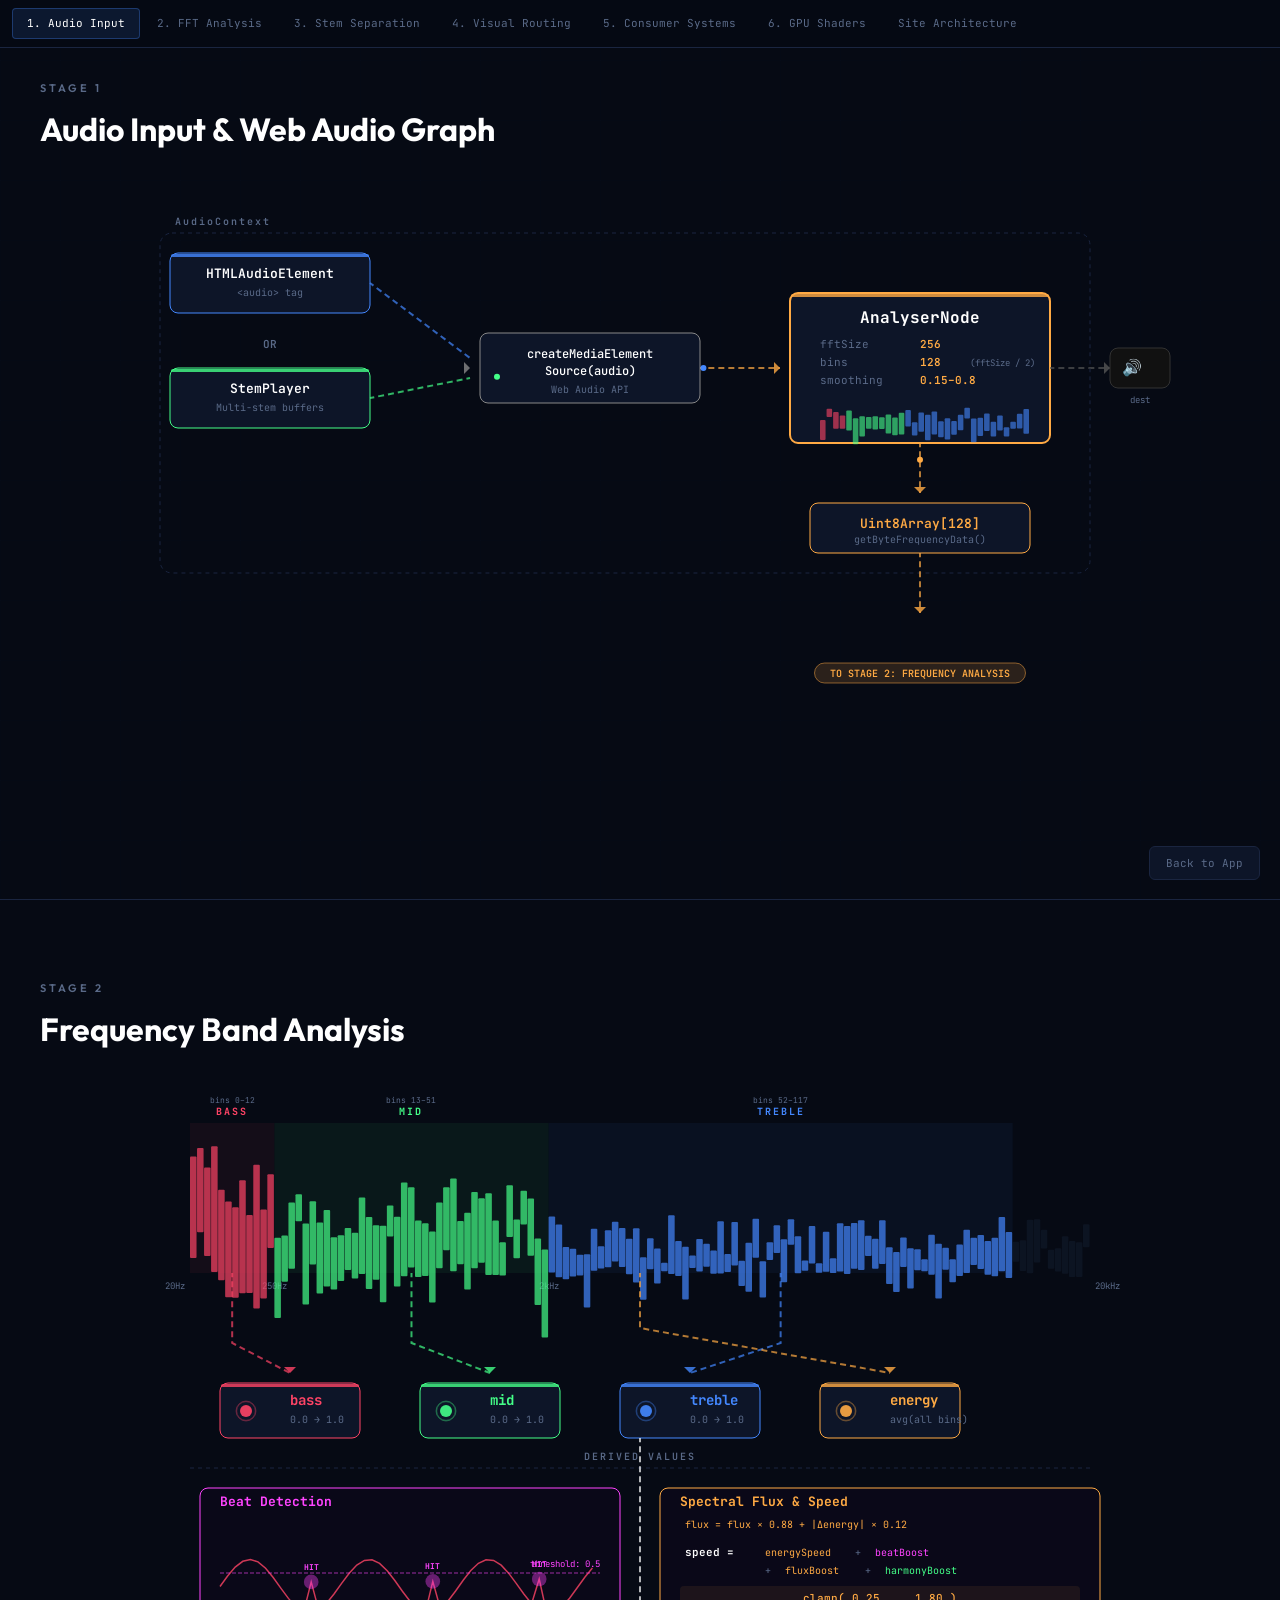
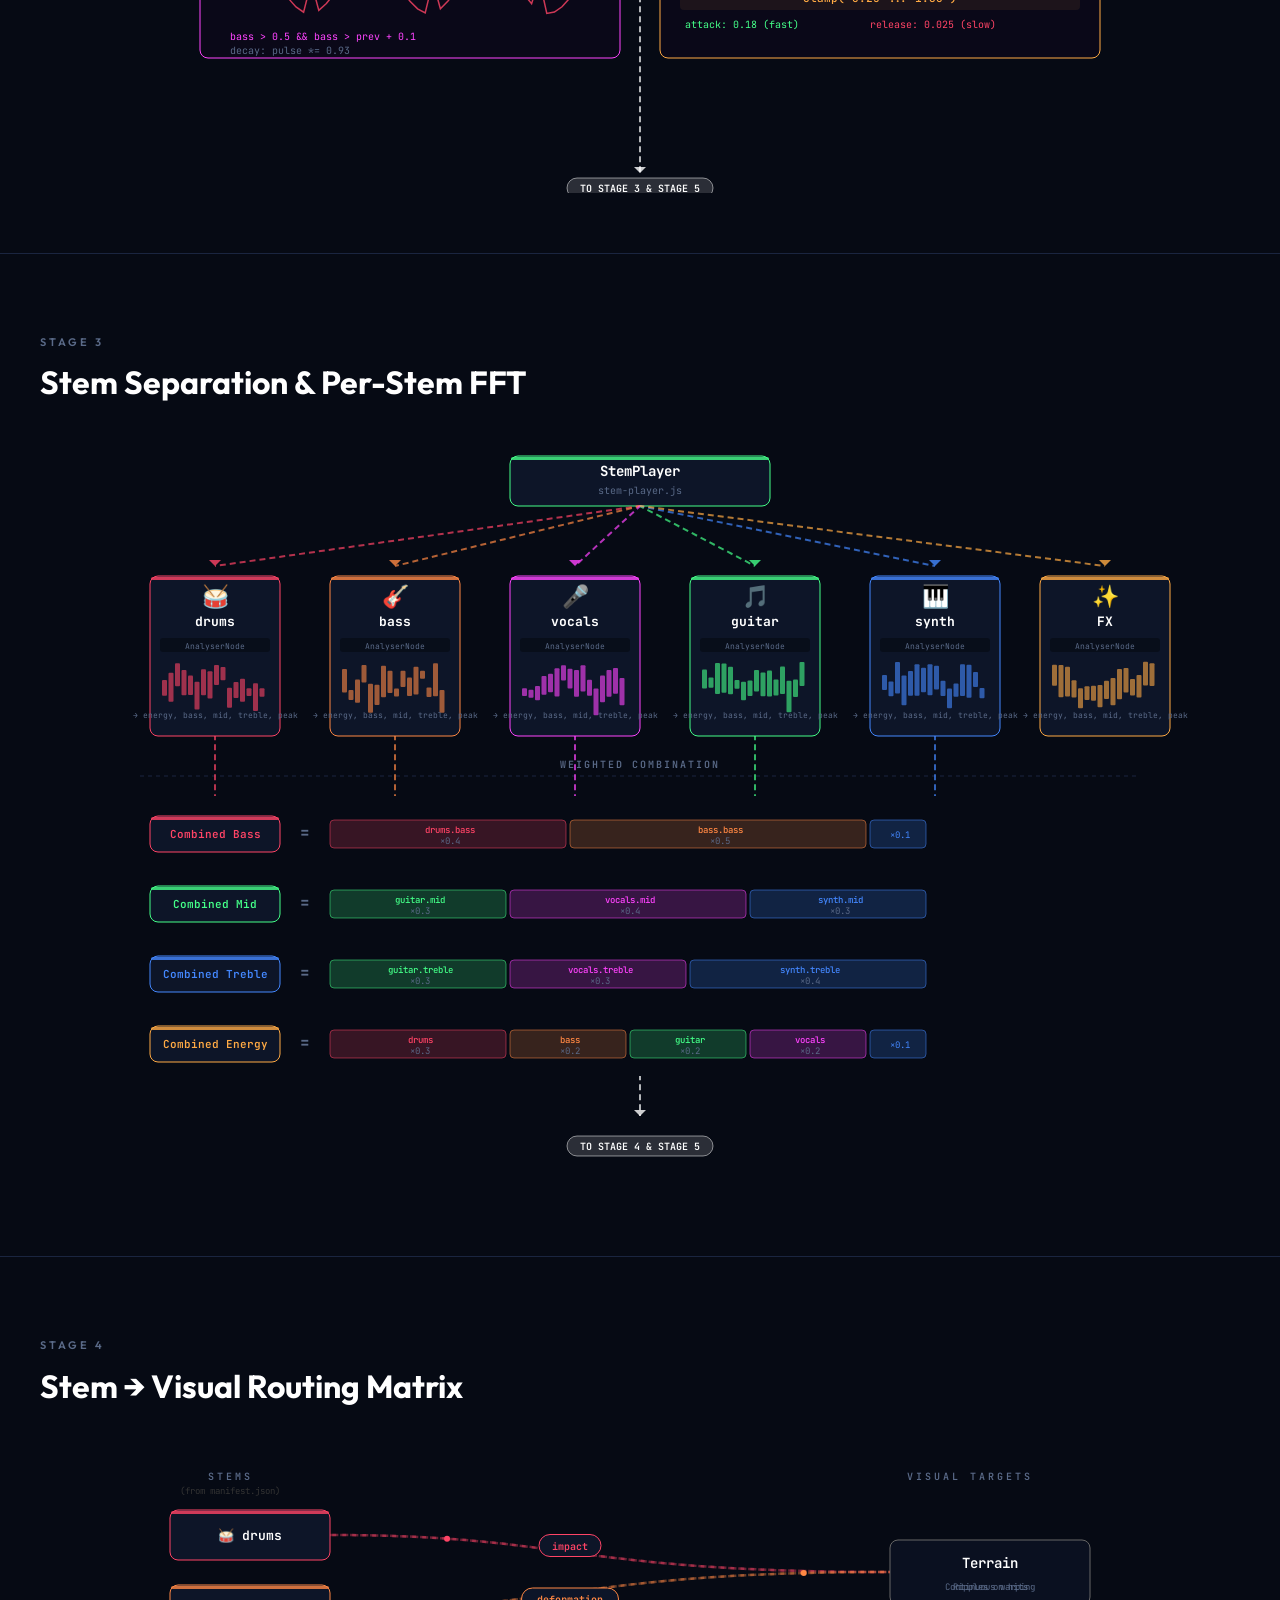
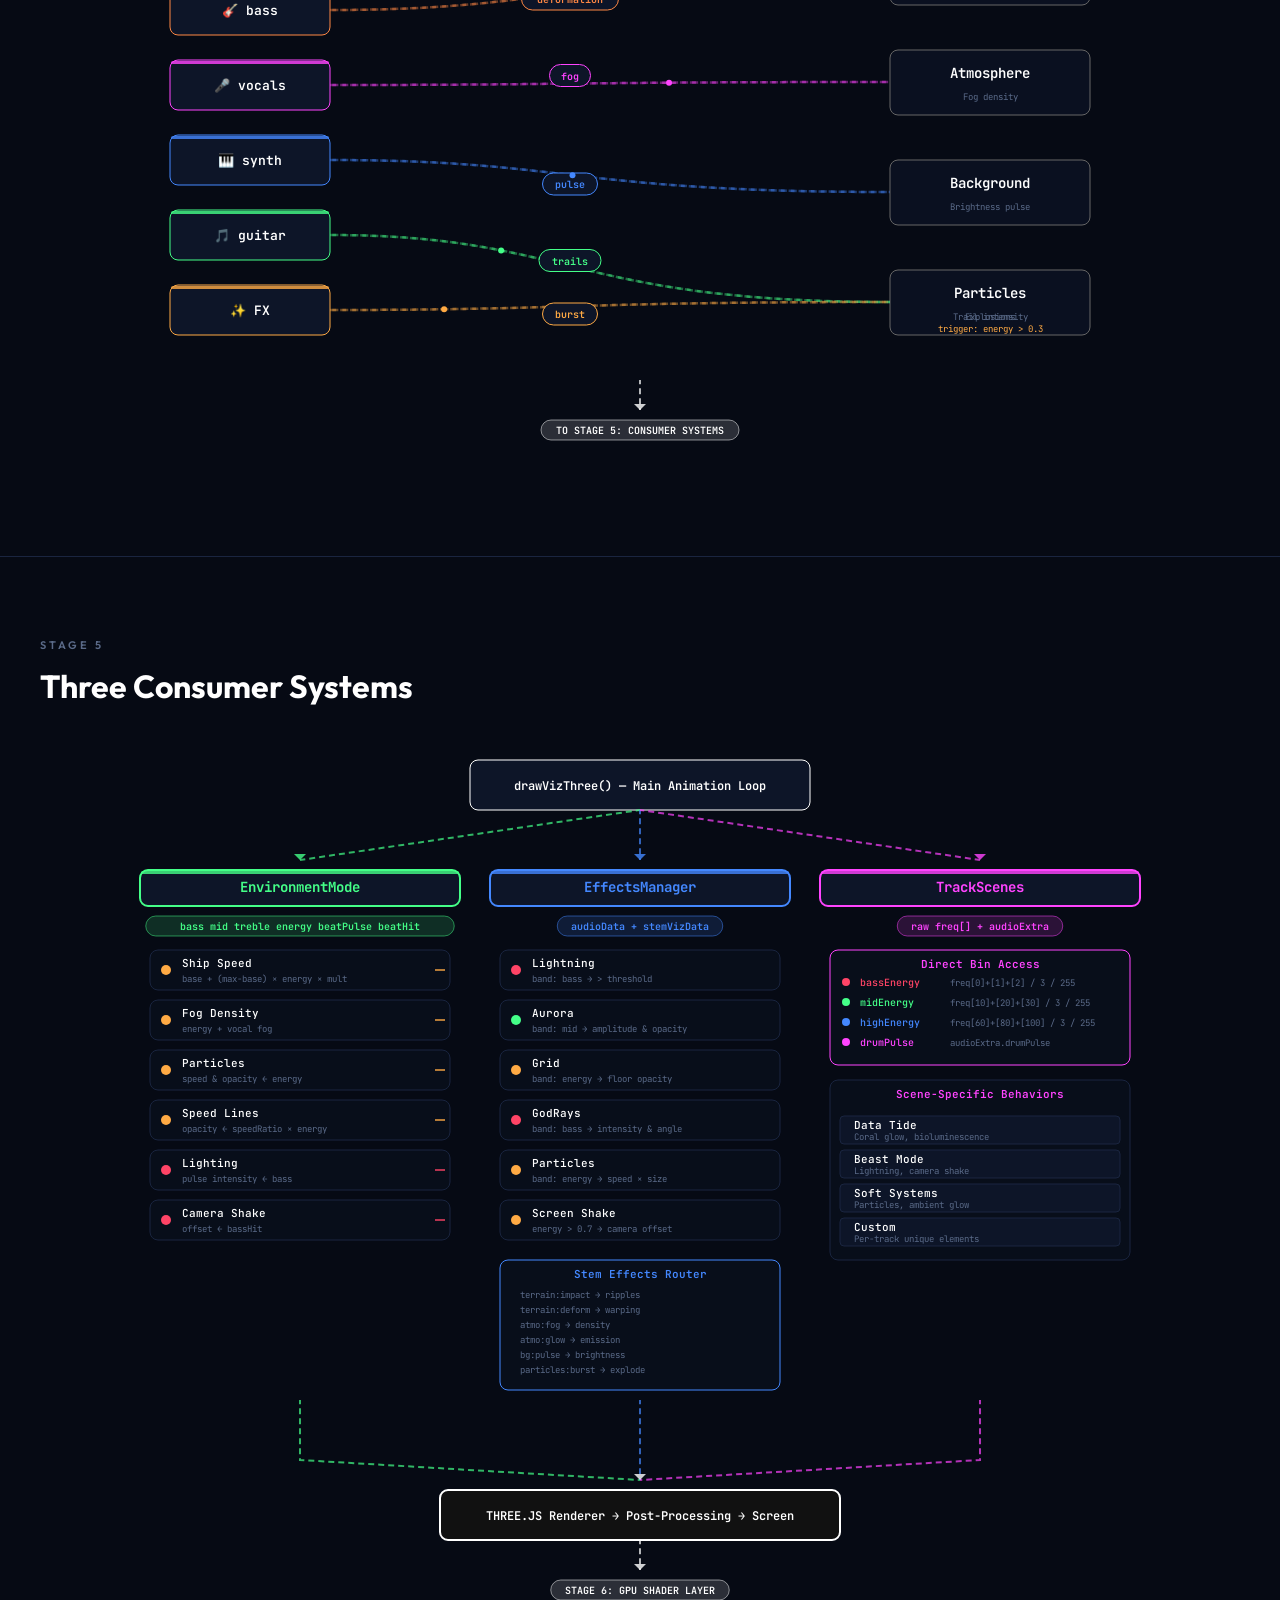
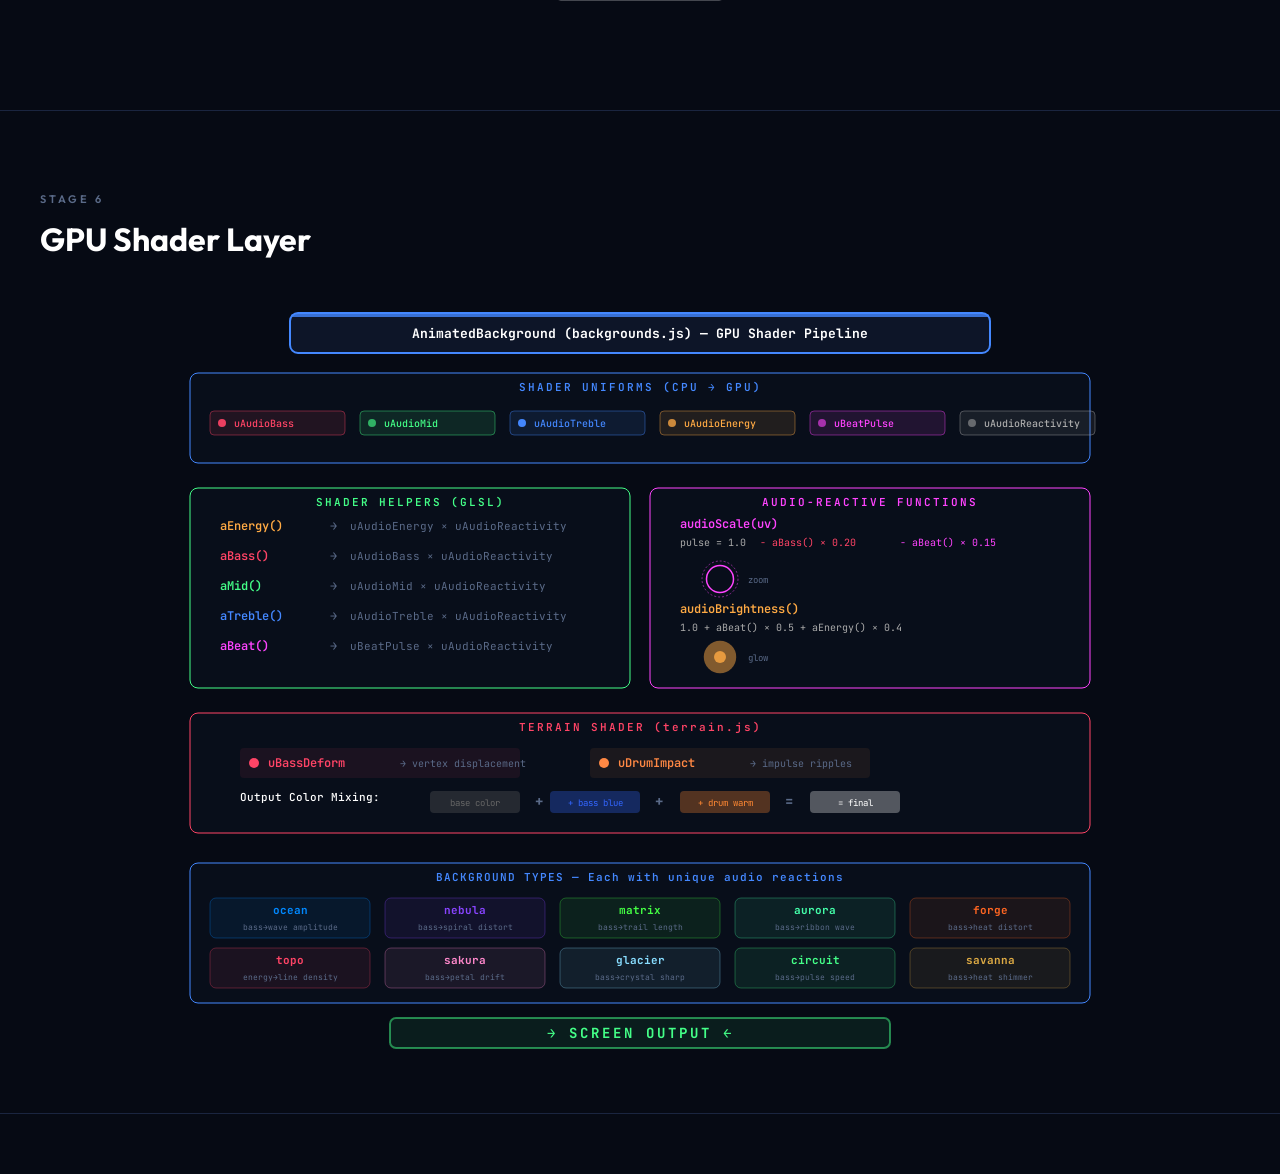
<file: site/docs/audio-reactivity.html>
<!DOCTYPE html>
<html lang="en">
<head>
<meta charset="UTF-8">
<meta name="viewport" content="width=device-width, initial-scale=1.0">
<title>Audio-Reactivity System | Code from Dream by DeytaDreams</title>
<meta name="description" content="How the audio-reactivity system works in Code from Dream. FFT analysis, stem energy mapping, beat detection, and Three.js visual effect pipelines." />
<meta name="robots" content="index, follow" />
<link rel="canonical" href="https://jrod.dev/docs/audio-reactivity.html" />
<style>
@import url('https://fonts.googleapis.com/css2?family=JetBrains+Mono:wght@300;400;500;600;700&family=Space+Grotesk:wght@300;400;500;600;700&family=Outfit:wght@200;300;400;500;600;700;800&display=swap');

:root {
  --bass: #ff4466;
  --mid: #44ff88;
  --treble: #4488ff;
  --energy: #ffaa44;
  --beat: #ff44ff;
  --bg: #060a14;
  --bg2: #0a1020;
  --card: #0d1528;
  --border: #1a2540;
  --text: #c8d4e8;
  --dim: #5a6a88;
  --node: #1a2a44;
}

* { margin: 0; padding: 0; box-sizing: border-box; }

html {
  scroll-behavior: smooth;
  scrollbar-width: thin;
  scrollbar-color: #1a2540 #060a14;
}

body {
  background: var(--bg);
  color: var(--text);
  font-family: 'JetBrains Mono', monospace;
  overflow-x: hidden;
  line-height: 1.5;
}

/* Sticky nav */
nav {
  position: fixed;
  top: 0;
  left: 0;
  right: 0;
  z-index: 100;
  display: flex;
  gap: 2px;
  padding: 8px 12px;
  background: rgba(6,10,20,0.92);
  backdrop-filter: blur(12px);
  border-bottom: 1px solid var(--border);
  font-size: 11px;
  overflow-x: auto;
}

nav a {
  color: var(--dim);
  text-decoration: none;
  padding: 6px 14px;
  border-radius: 4px;
  white-space: nowrap;
  transition: all 0.3s;
  border: 1px solid transparent;
}
nav a:hover, nav a.active {
  color: #fff;
  background: rgba(68,136,255,0.12);
  border-color: rgba(68,136,255,0.3);
}

/* Sections */
section {
  min-height: 100vh;
  padding: 80px 40px 60px;
  position: relative;
  border-bottom: 1px solid var(--border);
}

.section-label {
  font-family: 'Outfit', sans-serif;
  font-size: 11px;
  font-weight: 600;
  letter-spacing: 3px;
  text-transform: uppercase;
  color: var(--dim);
  margin-bottom: 8px;
}

.section-title {
  font-family: 'Outfit', sans-serif;
  font-size: 32px;
  font-weight: 700;
  margin-bottom: 40px;
  background: linear-gradient(135deg, #fff 40%, var(--treble));
  -webkit-background-clip: text;
  -webkit-text-fill-color: transparent;
}

/* Canvas diagrams */
canvas.diagram {
  display: block;
  margin: 0 auto;
  border-radius: 8px;
}

/* Animated spectrum bars */
.spectrum-container {
  display: flex;
  align-items: flex-end;
  justify-content: center;
  gap: 2px;
  height: 120px;
  padding: 0 20px;
}

.spectrum-bar {
  width: 6px;
  border-radius: 3px 3px 0 0;
  transition: height 0.08s ease;
  animation: spectrumPulse 0.5s ease-in-out infinite alternate;
}

@keyframes spectrumPulse {
  from { opacity: 0.7; }
  to { opacity: 1; }
}

/* Node styling */
.node-box {
  background: var(--card);
  border: 1px solid var(--border);
  border-radius: 8px;
  padding: 14px 20px;
  font-size: 12px;
  position: relative;
  transition: all 0.3s;
}
.node-box:hover {
  border-color: var(--treble);
  box-shadow: 0 0 20px rgba(68,136,255,0.15);
}

/* Routing matrix */
.routing-grid {
  display: grid;
  gap: 0;
  margin: 30px auto;
  max-width: 900px;
}

.route-cell {
  padding: 10px;
  border: 1px solid var(--border);
  font-size: 11px;
  text-align: center;
  transition: all 0.3s;
  cursor: default;
  position: relative;
}

.route-cell.header {
  background: var(--card);
  font-weight: 600;
  color: #fff;
}

.route-cell.active-route {
  cursor: pointer;
}

.route-cell.active-route:hover {
  z-index: 2;
  transform: scale(1.05);
}

/* Flow lines animation */
@keyframes flowDash {
  to { stroke-dashoffset: -20; }
}

@keyframes flowParticle {
  0% { offset-distance: 0%; opacity: 0; }
  10% { opacity: 1; }
  90% { opacity: 1; }
  100% { offset-distance: 100%; opacity: 0; }
}

@keyframes pulse {
  0%, 100% { opacity: 0.4; transform: scale(0.95); }
  50% { opacity: 1; transform: scale(1.05); }
}

@keyframes beatPulse {
  0% { transform: scale(1); }
  15% { transform: scale(1.15); }
  100% { transform: scale(1); }
}

@keyframes glowPulse {
  0%, 100% { filter: drop-shadow(0 0 2px currentColor); }
  50% { filter: drop-shadow(0 0 8px currentColor); }
}

.glow-text {
  animation: glowPulse 2s ease-in-out infinite;
}

/* SVG diagram containers */
.svg-diagram {
  width: 100%;
  max-width: 1100px;
  margin: 0 auto;
  display: block;
}

/* Legend */
.legend {
  display: flex;
  gap: 24px;
  justify-content: center;
  margin: 20px 0;
  flex-wrap: wrap;
}

.legend-item {
  display: flex;
  align-items: center;
  gap: 8px;
  font-size: 11px;
  color: var(--dim);
}

.legend-dot {
  width: 10px;
  height: 10px;
  border-radius: 50%;
}

/* Consumer cards */
.consumer-grid {
  display: grid;
  grid-template-columns: repeat(3, 1fr);
  gap: 20px;
  max-width: 1100px;
  margin: 30px auto;
}

@media (max-width: 900px) {
  .consumer-grid { grid-template-columns: 1fr; }
  section { padding: 80px 20px 40px; }
}

.consumer-card {
  background: var(--card);
  border: 1px solid var(--border);
  border-radius: 10px;
  padding: 20px;
  position: relative;
  overflow: hidden;
}

.consumer-card::before {
  content: '';
  position: absolute;
  top: 0;
  left: 0;
  right: 0;
  height: 3px;
}

.consumer-card h3 {
  font-family: 'Outfit', sans-serif;
  font-size: 15px;
  font-weight: 600;
  margin-bottom: 16px;
}

.param-row {
  display: flex;
  align-items: center;
  gap: 8px;
  padding: 5px 0;
  font-size: 11px;
  border-bottom: 1px solid rgba(26,37,64,0.5);
}

.param-band {
  width: 8px;
  height: 8px;
  border-radius: 50%;
  flex-shrink: 0;
}

.param-arrow {
  color: var(--dim);
  flex-shrink: 0;
}

/* Shader code display */
.shader-block {
  background: #080e1a;
  border: 1px solid var(--border);
  border-radius: 8px;
  padding: 16px 20px;
  font-size: 12px;
  line-height: 1.7;
  overflow-x: auto;
  max-width: 700px;
  margin: 16px auto;
}

.shader-block .kw { color: var(--treble); }
.shader-block .fn { color: var(--mid); }
.shader-block .num { color: var(--energy); }
.shader-block .cm { color: var(--dim); }
.shader-block .str { color: var(--bass); }

/* Animated background grid */
.bg-grid {
  position: fixed;
  inset: 0;
  z-index: -1;
  opacity: 0.03;
  background-image:
    linear-gradient(rgba(68,136,255,0.3) 1px, transparent 1px),
    linear-gradient(90deg, rgba(68,136,255,0.3) 1px, transparent 1px);
  background-size: 60px 60px;
}

/* Formula display */
.formula {
  background: #080e1a;
  border-left: 3px solid var(--energy);
  padding: 10px 16px;
  font-size: 12px;
  margin: 8px 0;
  border-radius: 0 6px 6px 0;
}

.formula .var-bass { color: var(--bass); }
.formula .var-mid { color: var(--mid); }
.formula .var-treble { color: var(--treble); }
.formula .var-energy { color: var(--energy); }
.formula .var-beat { color: var(--beat); }
.formula .op { color: var(--dim); }
.formula .num { color: #aaa; }

/* Stem cards */
.stem-grid {
  display: grid;
  grid-template-columns: repeat(auto-fit, minmax(150px, 1fr));
  gap: 12px;
  max-width: 1000px;
  margin: 24px auto;
}

.stem-card {
  background: var(--card);
  border: 1px solid var(--border);
  border-radius: 8px;
  padding: 14px;
  text-align: center;
  transition: all 0.3s;
}

.stem-card:hover {
  transform: translateY(-4px);
  box-shadow: 0 8px 24px rgba(0,0,0,0.3);
}

.stem-icon {
  font-size: 28px;
  margin-bottom: 6px;
}

.stem-name {
  font-weight: 600;
  font-size: 13px;
  margin-bottom: 8px;
}

.stem-mini-spectrum {
  display: flex;
  align-items: flex-end;
  justify-content: center;
  gap: 1px;
  height: 30px;
}

.stem-mini-bar {
  width: 3px;
  border-radius: 1px 1px 0 0;
}

/* Tooltip */
.tooltip {
  position: absolute;
  background: #0d1528;
  border: 1px solid var(--treble);
  border-radius: 6px;
  padding: 8px 12px;
  font-size: 11px;
  pointer-events: none;
  opacity: 0;
  transition: opacity 0.2s;
  z-index: 50;
  max-width: 250px;
  box-shadow: 0 4px 20px rgba(0,0,0,0.5);
}

/* Stage connector lines between sections */
.stage-connector {
  display: flex;
  justify-content: center;
  padding: 0;
  margin: -1px 0;
  background: var(--bg);
}

.back-link {
  position: fixed;
  bottom: 20px;
  right: 20px;
  z-index: 100;
  background: var(--card);
  border: 1px solid var(--border);
  color: var(--dim);
  text-decoration: none;
  padding: 8px 16px;
  border-radius: 6px;
  font-size: 11px;
  transition: all 0.3s;
}
.back-link:hover {
  color: #fff;
  border-color: var(--treble);
}

</style>

<!-- Google tag (gtag.js) -->
<script async src="https://www.googletagmanager.com/gtag/js?id=G-NRQ96GQ70K"></script>
<script>
  window.dataLayer = window.dataLayer || [];
  function gtag(){dataLayer.push(arguments);}
  gtag('js', new Date());
  gtag('config', 'G-NRQ96GQ70K');
</script>
</head>
<body>

<div class="bg-grid"></div>

<nav id="nav">
  <a href="#stage1">1. Audio Input</a>
  <a href="#stage2">2. FFT Analysis</a>
  <a href="#stage3">3. Stem Separation</a>
  <a href="#stage4">4. Visual Routing</a>
  <a href="#stage5">5. Consumer Systems</a>
  <a href="#stage6">6. GPU Shaders</a>
  <a href="architecture.html">Site Architecture</a>
</nav>

<a href="/" class="back-link">Back to App</a>

<!-- ==================== STAGE 1 ==================== -->
<section id="stage1">
  <div class="section-label">Stage 1</div>
  <div class="section-title">Audio Input &amp; Web Audio Graph</div>
  <svg id="svg1" class="svg-diagram" viewBox="0 0 1100 520"></svg>
</section>

<!-- ==================== STAGE 2 ==================== -->
<section id="stage2">
  <div class="section-label">Stage 2</div>
  <div class="section-title">Frequency Band Analysis</div>
  <svg id="svg2" class="svg-diagram" viewBox="0 0 1100 700"></svg>
</section>

<!-- ==================== STAGE 3 ==================== -->
<section id="stage3">
  <div class="section-label">Stage 3</div>
  <div class="section-title">Stem Separation &amp; Per-Stem FFT</div>
  <svg id="svg3" class="svg-diagram" viewBox="0 0 1100 750"></svg>
</section>

<!-- ==================== STAGE 4 ==================== -->
<section id="stage4">
  <div class="section-label">Stage 4</div>
  <div class="section-title">Stem → Visual Routing Matrix</div>
  <svg id="svg4" class="svg-diagram" viewBox="0 0 1100 600"></svg>
</section>

<!-- ==================== STAGE 5 ==================== -->
<section id="stage5">
  <div class="section-label">Stage 5</div>
  <div class="section-title">Three Consumer Systems</div>
  <svg id="svg5" class="svg-diagram" viewBox="0 0 1100 900"></svg>
</section>

<!-- ==================== STAGE 6 ==================== -->
<section id="stage6">
  <div class="section-label">Stage 6</div>
  <div class="section-title">GPU Shader Layer</div>
  <svg id="svg6" class="svg-diagram" viewBox="0 0 1100 750"></svg>
</section>

<div style="height: 60px; background: var(--bg);"></div>

<script>
// ============================================================
// UTILITY FUNCTIONS
// ============================================================
const NS = "http://www.w3.org/2000/svg";

function el(tag, attrs = {}, parent) {
  const e = document.createElementNS(NS, tag);
  for (const [k, v] of Object.entries(attrs)) e.setAttribute(k, v);
  if (parent) parent.appendChild(e);
  return e;
}

function text(str, x, y, attrs = {}, parent) {
  const t = el('text', { x, y, fill: '#c8d4e8', 'font-family': "'JetBrains Mono', monospace", 'font-size': '12', ...attrs }, parent);
  t.textContent = str;
  return t;
}

function roundRect(x, y, w, h, attrs = {}, parent) {
  return el('rect', { x, y, width: w, height: h, rx: 8, ry: 8, fill: '#0d1528', stroke: '#1a2540', 'stroke-width': 1, ...attrs }, parent);
}

function flowLine(points, color, parent, dashAnim = true) {
  const d = points.map((p, i) => (i === 0 ? 'M' : 'L') + p[0] + ',' + p[1]).join(' ');
  const line = el('path', {
    d,
    fill: 'none',
    stroke: color,
    'stroke-width': 2,
    'stroke-dasharray': dashAnim ? '6 4' : 'none',
    opacity: 0.7
  }, parent);
  if (dashAnim) {
    const anim = el('animate', {
      attributeName: 'stroke-dashoffset',
      from: '0', to: '-20',
      dur: '1s', repeatCount: 'indefinite'
    }, line);
  }
  return line;
}

function flowArrow(x, y, dir, color, parent) {
  const sz = 6;
  let pts;
  if (dir === 'down') pts = `${x-sz},${y-sz} ${x},${y} ${x+sz},${y-sz}`;
  else if (dir === 'right') pts = `${x-sz},${y-sz} ${x},${y} ${x-sz},${y+sz}`;
  else if (dir === 'left') pts = `${x+sz},${y-sz} ${x},${y} ${x+sz},${y+sz}`;
  else pts = `${x-sz},${y+sz} ${x},${y} ${x+sz},${y+sz}`;
  el('polygon', { points: pts, fill: color, opacity: 0.8 }, parent);
}

function pulsingCircle(cx, cy, r, color, parent) {
  const g = el('g', {}, parent);
  el('circle', { cx, cy, r: r + 4, fill: 'none', stroke: color, 'stroke-width': 1, opacity: 0.3 }, g);
  const outer = el('circle', { cx, cy, r: r + 8, fill: 'none', stroke: color, 'stroke-width': 1, opacity: 0 }, g);
  el('animate', { attributeName: 'r', from: r, to: r + 16, dur: '2s', repeatCount: 'indefinite' }, outer);
  el('animate', { attributeName: 'opacity', from: '0.4', to: '0', dur: '2s', repeatCount: 'indefinite' }, outer);
  el('circle', { cx, cy, r, fill: color, opacity: 0.9 }, g);
  return g;
}

function nodeBox(x, y, w, h, label, parent, opts = {}) {
  const g = el('g', {}, parent);
  const borderColor = opts.borderColor || '#1a2540';
  const fillColor = opts.fill || '#0d1528';
  roundRect(x, y, w, h, { fill: fillColor, stroke: borderColor, 'stroke-width': opts.strokeWidth || 1 }, g);
  if (opts.topAccent) {
    el('rect', { x: x + 1, y: y + 1, width: w - 2, height: 3, rx: 2, fill: opts.topAccent, opacity: 0.8 }, g);
  }
  if (label) {
    const fontSize = opts.fontSize || 12;
    text(label, x + w / 2, y + h / 2 + fontSize * 0.35, {
      'text-anchor': 'middle',
      'font-size': fontSize,
      fill: opts.textColor || '#c8d4e8',
      'font-weight': opts.fontWeight || '400'
    }, g);
  }
  return g;
}

function badge(x, y, label, color, parent) {
  const g = el('g', {}, parent);
  const tw = label.length * 6.5 + 16;
  el('rect', { x: x - tw/2, y: y - 10, width: tw, height: 20, rx: 10, fill: color, opacity: 0.15 }, g);
  el('rect', { x: x - tw/2, y: y - 10, width: tw, height: 20, rx: 10, fill: 'none', stroke: color, 'stroke-width': 1, opacity: 0.5 }, g);
  text(label, x, y + 4, { 'text-anchor': 'middle', 'font-size': '10', fill: color, 'font-weight': '600' }, g);
  return g;
}

// Animated dot traveling along a path
function travelDot(pathData, color, parent, dur = '3s', delay = '0s') {
  const path = el('path', { d: pathData, fill: 'none', stroke: 'none' }, parent);
  const dot = el('circle', { r: 3, fill: color, opacity: 0.9 }, parent);
  const aMotion = el('animateMotion', {
    dur, repeatCount: 'indefinite', begin: delay
  }, dot);
  const mpath = el('mpath', {}, aMotion);
  // Use inline path
  aMotion.setAttribute('path', pathData);
  el('animate', { attributeName: 'opacity', values: '0;1;1;0', keyTimes: '0;0.1;0.9;1', dur, repeatCount: 'indefinite', begin: delay }, dot);
  return dot;
}


// ============================================================
// STAGE 1: Audio Input
// ============================================================
(function drawStage1() {
  const svg = document.getElementById('svg1');

  // Defs for gradients and filters
  const defs = el('defs', {}, svg);

  // Glow filter
  const filter = el('filter', { id: 'glow', x: '-50%', y: '-50%', width: '200%', height: '200%' }, defs);
  el('feGaussianBlur', { stdDeviation: '3', result: 'blur' }, filter);
  const merge = el('feMerge', {}, filter);
  el('feMergeNode', { in: 'blur' }, merge);
  el('feMergeNode', { in: 'SourceGraphic' }, merge);

  // HTMLAudioElement node
  nodeBox(80, 60, 200, 60, '', svg, { borderColor: '#4488ff', topAccent: '#4488ff' });
  text('HTMLAudioElement', 180, 85, { 'text-anchor': 'middle', 'font-size': '13', fill: '#fff', 'font-weight': '600' }, svg);
  text('<audio> tag', 180, 103, { 'text-anchor': 'middle', 'font-size': '10', fill: '#5a6a88' }, svg);

  // OR label
  text('OR', 180, 155, { 'text-anchor': 'middle', 'font-size': '11', fill: '#5a6a88', 'font-weight': '600' }, svg);

  // StemPlayer node
  nodeBox(80, 175, 200, 60, '', svg, { borderColor: '#44ff88', topAccent: '#44ff88' });
  text('StemPlayer', 180, 200, { 'text-anchor': 'middle', 'font-size': '13', fill: '#fff', 'font-weight': '600' }, svg);
  text('Multi-stem buffers', 180, 218, { 'text-anchor': 'middle', 'font-size': '10', fill: '#5a6a88' }, svg);

  // Arrow to MediaElementSource
  flowLine([[280, 90], [380, 165]], '#4488ff', svg);
  flowLine([[280, 205], [380, 185]], '#44ff88', svg);
  flowArrow(380, 175, 'right', '#888', svg);

  // MediaElementSource
  nodeBox(390, 140, 220, 70, '', svg, { borderColor: '#888' });
  text('createMediaElement', 500, 165, { 'text-anchor': 'middle', 'font-size': '12', fill: '#fff', 'font-weight': '500' }, svg);
  text('Source(audio)', 500, 182, { 'text-anchor': 'middle', 'font-size': '12', fill: '#fff', 'font-weight': '500' }, svg);
  text('Web Audio API', 500, 200, { 'text-anchor': 'middle', 'font-size': '10', fill: '#5a6a88' }, svg);

  // Arrow to AnalyserNode
  flowLine([[610, 175], [690, 175]], '#ffaa44', svg);
  flowArrow(690, 175, 'right', '#ffaa44', svg);

  // AnalyserNode (main box, prominent)
  nodeBox(700, 100, 260, 150, '', svg, { borderColor: '#ffaa44', topAccent: '#ffaa44', strokeWidth: 2 });
  text('AnalyserNode', 830, 130, { 'text-anchor': 'middle', 'font-size': '16', fill: '#fff', 'font-weight': '700' }, svg);

  // Settings inside analyser
  const settingsY = 155;
  text('fftSize', 730, settingsY, { 'font-size': '11', fill: '#5a6a88' }, svg);
  text('256', 830, settingsY, { 'font-size': '11', fill: '#ffaa44', 'font-weight': '600' }, svg);

  text('bins', 730, settingsY + 18, { 'font-size': '11', fill: '#5a6a88' }, svg);
  text('128', 830, settingsY + 18, { 'font-size': '11', fill: '#ffaa44', 'font-weight': '600' }, svg);
  text('(fftSize / 2)', 880, settingsY + 18, { 'font-size': '9', fill: '#5a6a88' }, svg);

  text('smoothing', 730, settingsY + 36, { 'font-size': '11', fill: '#5a6a88' }, svg);
  text('0.15–0.8', 830, settingsY + 36, { 'font-size': '11', fill: '#ffaa44', 'font-weight': '600' }, svg);

  // Draw mini spectrum inside analyser
  const specX = 730, specY = 210, specW = 210, specH = 30;
  for (let i = 0; i < 32; i++) {
    const bh = Math.random() * specH * 0.8 + specH * 0.1;
    const hue = (i / 32) * 200 + 340;
    const barEl = el('rect', {
      x: specX + i * (specW / 32),
      y: specY + specH - bh,
      width: specW / 32 - 1,
      height: bh,
      rx: 1,
      fill: i < 4 ? '#ff4466' : i < 13 ? '#44ff88' : '#4488ff',
      opacity: 0.6
    }, svg);
    // Animate each bar
    const heights = [];
    for (let f = 0; f < 4; f++) heights.push(specY + specH - (Math.random() * specH * 0.8 + specH * 0.1));
    heights.push(parseFloat(barEl.getAttribute('y')));
    el('animate', {
      attributeName: 'y',
      values: heights.join(';'),
      dur: (1.5 + Math.random()).toFixed(2) + 's',
      repeatCount: 'indefinite'
    }, barEl);
    const hVals = heights.map(yy => (specY + specH - yy).toFixed(1)).join(';');
    el('animate', {
      attributeName: 'height',
      values: hVals,
      dur: (1.5 + Math.random()).toFixed(2) + 's',
      repeatCount: 'indefinite'
    }, barEl);
  }

  // Arrow from analyser down
  flowLine([[830, 250], [830, 300]], '#ffaa44', svg);
  flowArrow(830, 300, 'down', '#ffaa44', svg);

  // Output: Uint8Array
  nodeBox(720, 310, 220, 50, '', svg, { borderColor: '#ffaa44' });
  text('Uint8Array[128]', 830, 335, { 'text-anchor': 'middle', 'font-size': '13', fill: '#ffaa44', 'font-weight': '600' }, svg);
  text('getByteFrequencyData()', 830, 350, { 'text-anchor': 'middle', 'font-size': '10', fill: '#5a6a88' }, svg);

  // Also connect analyser to destination
  flowLine([[960, 175], [1020, 175]], '#555', svg);
  flowArrow(1020, 175, 'right', '#555', svg);
  nodeBox(1020, 155, 60, 40, '', svg, { fill: '#111', borderColor: '#333' });
  // Speaker icon as unicode
  text('🔊', 1042, 180, { 'text-anchor': 'middle', 'font-size': '16' }, svg);
  text('dest', 1050, 210, { 'text-anchor': 'middle', 'font-size': '9', fill: '#5a6a88' }, svg);

  // AudioContext label
  el('rect', { x: 70, y: 40, width: 930, height: 340, rx: 12, fill: 'none', stroke: '#1a2540', 'stroke-width': 1, 'stroke-dasharray': '4 4' }, svg);
  text('AudioContext', 85, 32, { 'font-size': '10', fill: '#5a6a88', 'font-weight': '600', 'letter-spacing': '2' }, svg);

  // Traveling dots along main path
  travelDot('M280,90 L380,165 L610,175 L700,175', '#4488ff', svg, '3s', '0s');
  travelDot('M280,205 L380,185 L610,175 L700,175', '#44ff88', svg, '3s', '1.5s');
  travelDot('M830,250 L830,310', '#ffaa44', svg, '1.5s', '0.5s');

  // Down arrow to stage 2
  flowLine([[830, 360], [830, 420]], '#ffaa44', svg);
  flowArrow(830, 420, 'down', '#ffaa44', svg);
  badge(830, 480, 'TO STAGE 2: FREQUENCY ANALYSIS', '#ffaa44', svg);

})();


// ============================================================
// STAGE 2: Frequency Band Analysis
// ============================================================
(function drawStage2() {
  const svg = document.getElementById('svg2');

  const defs = el('defs', {}, svg);
  const filter = el('filter', { id: 'glow2', x: '-50%', y: '-50%', width: '200%', height: '200%' }, defs);
  el('feGaussianBlur', { stdDeviation: '4', result: 'blur' }, filter);
  const merge = el('feMerge', {}, filter);
  el('feMergeNode', { in: 'blur' }, merge);
  el('feMergeNode', { in: 'SourceGraphic' }, merge);

  // Full spectrum bar chart with band regions
  const specX = 100, specY = 30, specW = 900, specH = 150;
  const numBars = 128;
  const barW = specW / numBars - 0.5;

  // Band boundaries
  const bassEnd = Math.floor(numBars * 0.10);   // 0-10%
  const midStart = Math.floor(numBars * 0.10);
  const midEnd = Math.floor(numBars * 0.40);     // 10-40%
  const trebStart = Math.floor(numBars * 0.40);
  const trebEnd = Math.floor(numBars * 0.92);    // 40-92%

  // Background regions
  el('rect', { x: specX, y: specY, width: bassEnd * (specW / numBars), height: specH, fill: '#ff4466', opacity: 0.06 }, svg);
  el('rect', { x: specX + midStart * (specW / numBars), y: specY, width: (midEnd - midStart) * (specW / numBars), height: specH, fill: '#44ff88', opacity: 0.06 }, svg);
  el('rect', { x: specX + trebStart * (specW / numBars), y: specY, width: (trebEnd - trebStart) * (specW / numBars), height: specH, fill: '#4488ff', opacity: 0.06 }, svg);

  // Band labels at top
  text('BASS', specX + bassEnd * (specW / numBars) / 2, specY - 8, { 'text-anchor': 'middle', 'font-size': '10', fill: '#ff4466', 'font-weight': '700', 'letter-spacing': '2' }, svg);
  text('bins 0–12', specX + bassEnd * (specW / numBars) / 2, specY - 20, { 'text-anchor': 'middle', 'font-size': '8', fill: '#5a6a88' }, svg);

  const midCx = specX + (midStart + midEnd) / 2 * (specW / numBars);
  text('MID', midCx, specY - 8, { 'text-anchor': 'middle', 'font-size': '10', fill: '#44ff88', 'font-weight': '700', 'letter-spacing': '2' }, svg);
  text('bins 13–51', midCx, specY - 20, { 'text-anchor': 'middle', 'font-size': '8', fill: '#5a6a88' }, svg);

  const trebCx = specX + (trebStart + trebEnd) / 2 * (specW / numBars);
  text('TREBLE', trebCx, specY - 8, { 'text-anchor': 'middle', 'font-size': '10', fill: '#4488ff', 'font-weight': '700', 'letter-spacing': '2' }, svg);
  text('bins 52–117', trebCx, specY - 20, { 'text-anchor': 'middle', 'font-size': '8', fill: '#5a6a88' }, svg);

  // Frequency labels
  text('20Hz', specX - 5, specY + specH + 16, { 'font-size': '9', fill: '#5a6a88', 'text-anchor': 'end' }, svg);
  text('250Hz', specX + bassEnd * (specW / numBars), specY + specH + 16, { 'font-size': '9', fill: '#5a6a88', 'text-anchor': 'middle' }, svg);
  text('2kHz', specX + midEnd * (specW / numBars), specY + specH + 16, { 'font-size': '9', fill: '#5a6a88', 'text-anchor': 'middle' }, svg);
  text('20kHz', specX + specW + 5, specY + specH + 16, { 'font-size': '9', fill: '#5a6a88' }, svg);

  // Animated bars
  for (let i = 0; i < numBars; i++) {
    let color;
    if (i < bassEnd) color = '#ff4466';
    else if (i < midEnd) color = '#44ff88';
    else if (i < trebEnd) color = '#4488ff';
    else color = '#2a3a5a';

    // Simulate frequency distribution
    let baseH;
    if (i < bassEnd) baseH = 0.5 + Math.random() * 0.5;
    else if (i < midEnd) baseH = 0.3 + Math.random() * 0.4;
    else baseH = 0.1 + Math.random() * 0.3;

    const bh = baseH * specH;
    const bx = specX + i * (specW / numBars);

    const bar = el('rect', {
      x: bx, y: specY + specH - bh,
      width: barW, height: bh,
      rx: 1, fill: color, opacity: i >= trebEnd ? 0.2 : 0.7
    }, svg);

    // Animate
    const vals = [];
    for (let f = 0; f < 5; f++) {
      let h;
      if (i < bassEnd) h = (0.3 + Math.random() * 0.7) * specH;
      else if (i < midEnd) h = (0.15 + Math.random() * 0.5) * specH;
      else h = (0.05 + Math.random() * 0.35) * specH;
      vals.push(h.toFixed(1));
    }
    vals.push(vals[0]);

    el('animate', {
      attributeName: 'height',
      values: vals.join(';'),
      dur: (2 + Math.random() * 2).toFixed(2) + 's',
      repeatCount: 'indefinite'
    }, bar);
    el('animate', {
      attributeName: 'y',
      values: vals.map(h => (specY + specH - parseFloat(h)).toFixed(1)).join(';'),
      dur: (2 + Math.random() * 2).toFixed(2) + 's',
      repeatCount: 'indefinite'
    }, bar);
  }

  // ---- Band extraction arrows flowing down ----
  const outY = specY + specH + 40;

  // Flow arrows from each band region down to output nodes
  // Bass
  const bx1 = specX + bassEnd * (specW / numBars) / 2;
  flowLine([[bx1, specY + specH], [bx1, outY + 30], [200, outY + 60]], '#ff4466', svg);
  flowArrow(200, outY + 60, 'down', '#ff4466', svg);

  // Mid
  flowLine([[midCx, specY + specH], [midCx, outY + 30], [400, outY + 60]], '#44ff88', svg);
  flowArrow(400, outY + 60, 'down', '#44ff88', svg);

  // Treble
  flowLine([[trebCx, specY + specH], [trebCx, outY + 30], [600, outY + 60]], '#4488ff', svg);
  flowArrow(600, outY + 60, 'down', '#4488ff', svg);

  // Energy (full width)
  flowLine([[specX + specW / 2, specY + specH], [specX + specW / 2, outY + 15], [800, outY + 60]], '#ffaa44', svg);
  flowArrow(800, outY + 60, 'down', '#ffaa44', svg);

  // Band output nodes
  const bandY = outY + 70;

  // Bass node
  const bassG = el('g', {}, svg);
  nodeBox(130, bandY, 140, 55, '', bassG, { borderColor: '#ff4466', topAccent: '#ff4466' });
  pulsingCircle(156, bandY + 28, 6, '#ff4466', bassG);
  text('bass', 200, bandY + 22, { 'font-size': '14', fill: '#ff4466', 'font-weight': '700' }, bassG);
  text('0.0 → 1.0', 200, bandY + 40, { 'font-size': '10', fill: '#5a6a88' }, bassG);

  // Mid node
  const midG = el('g', {}, svg);
  nodeBox(330, bandY, 140, 55, '', midG, { borderColor: '#44ff88', topAccent: '#44ff88' });
  pulsingCircle(356, bandY + 28, 6, '#44ff88', midG);
  text('mid', 400, bandY + 22, { 'font-size': '14', fill: '#44ff88', 'font-weight': '700' }, midG);
  text('0.0 → 1.0', 400, bandY + 40, { 'font-size': '10', fill: '#5a6a88' }, midG);

  // Treble node
  const trebG = el('g', {}, svg);
  nodeBox(530, bandY, 140, 55, '', trebG, { borderColor: '#4488ff', topAccent: '#4488ff' });
  pulsingCircle(556, bandY + 28, 6, '#4488ff', trebG);
  text('treble', 600, bandY + 22, { 'font-size': '14', fill: '#4488ff', 'font-weight': '700' }, trebG);
  text('0.0 → 1.0', 600, bandY + 40, { 'font-size': '10', fill: '#5a6a88' }, trebG);

  // Energy node
  const enG = el('g', {}, svg);
  nodeBox(730, bandY, 140, 55, '', enG, { borderColor: '#ffaa44', topAccent: '#ffaa44' });
  pulsingCircle(756, bandY + 28, 6, '#ffaa44', enG);
  text('energy', 800, bandY + 22, { 'font-size': '14', fill: '#ffaa44', 'font-weight': '700' }, enG);
  text('avg(all bins)', 800, bandY + 40, { 'font-size': '10', fill: '#5a6a88' }, enG);

  // ---- Derived values section ----
  const derY = bandY + 85;

  // Section divider
  el('line', { x1: 100, y1: derY, x2: 1000, y2: derY, stroke: '#1a2540', 'stroke-width': 1, 'stroke-dasharray': '4 4' }, svg);
  text('DERIVED VALUES', 550, derY - 8, { 'text-anchor': 'middle', 'font-size': '10', fill: '#5a6a88', 'font-weight': '600', 'letter-spacing': '2' }, svg);

  // Beat detection diagram
  const beatX = 120, beatY = derY + 30, beatW = 400, beatH = 120;

  nodeBox(beatX - 10, beatY - 10, beatW + 20, beatH + 50, '', svg, { borderColor: '#ff44ff', fill: '#0a0818' });
  text('Beat Detection', beatX + 10, beatY + 8, { 'font-size': '13', fill: '#ff44ff', 'font-weight': '700' }, svg);

  // Draw bass signal line
  const bassLine = [];
  for (let i = 0; i < 50; i++) {
    const x = beatX + 10 + i * (beatW - 20) / 50;
    const base = Math.sin(i * 0.4) * 0.3 + 0.35;
    const spike = (i === 12 || i === 28 || i === 42) ? 0.35 : 0;
    const y = beatY + beatH - (base + spike) * (beatH - 30);
    bassLine.push([x, y]);
  }

  // Draw the bass waveform
  let pathD = bassLine.map((p, i) => (i === 0 ? 'M' : 'L') + p[0].toFixed(1) + ',' + p[1].toFixed(1)).join(' ');
  el('path', { d: pathD, fill: 'none', stroke: '#ff4466', 'stroke-width': 1.5, opacity: 0.8 }, svg);

  // Threshold line
  const threshY = beatY + beatH - 0.5 * (beatH - 30);
  el('line', { x1: beatX + 10, y1: threshY, x2: beatX + beatW - 10, y2: threshY, stroke: '#ff44ff', 'stroke-width': 1, 'stroke-dasharray': '4 2', opacity: 0.6 }, svg);
  text('threshold: 0.5', beatX + beatW - 10, threshY - 6, { 'text-anchor': 'end', 'font-size': '9', fill: '#ff44ff' }, svg);

  // Beat hit markers
  [12, 28, 42].forEach(i => {
    const x = beatX + 10 + i * (beatW - 20) / 50;
    const circ = el('circle', { cx: x, cy: bassLine[i][1], r: 5, fill: '#ff44ff', opacity: 0.8 }, svg);
    el('animate', { attributeName: 'r', values: '4;8;4', dur: '1s', repeatCount: 'indefinite' }, circ);
    el('animate', { attributeName: 'opacity', values: '0.8;0.3;0.8', dur: '1s', repeatCount: 'indefinite' }, circ);
    text('HIT', x, bassLine[i][1] - 12, { 'text-anchor': 'middle', 'font-size': '8', fill: '#ff44ff', 'font-weight': '700' }, svg);
  });

  // Beat pulse decay curve
  text('bass > 0.5 && bass > prev + 0.1', beatX + 20, beatY + beatH + 22, { 'font-size': '10', fill: '#ff44ff' }, svg);
  text('decay: pulse *= 0.93', beatX + 20, beatY + beatH + 36, { 'font-size': '10', fill: '#5a6a88' }, svg);

  // Spectral flux diagram
  const fluxX = 580, fluxY = derY + 30;
  nodeBox(fluxX - 10, fluxY - 10, 440, beatH + 50, '', svg, { borderColor: '#ffaa44', fill: '#0a0818' });
  text('Spectral Flux & Speed', fluxX + 10, fluxY + 8, { 'font-size': '13', fill: '#ffaa44', 'font-weight': '700' }, svg);

  // Speed formula breakdown
  const fY = fluxY + 30;
  text('flux = flux × 0.88 + |Δenergy| × 0.12', fluxX + 15, fY, { 'font-size': '10', fill: '#ffaa44' }, svg);

  text('speed =', fluxX + 15, fY + 28, { 'font-size': '11', fill: '#fff', 'font-weight': '600' }, svg);
  text('energySpeed', fluxX + 95, fY + 28, { 'font-size': '10', fill: '#ffaa44' }, svg);
  text('+', fluxX + 185, fY + 28, { 'font-size': '10', fill: '#5a6a88' }, svg);
  text('beatBoost', fluxX + 205, fY + 28, { 'font-size': '10', fill: '#ff44ff' }, svg);

  text('+', fluxX + 95, fY + 46, { 'font-size': '10', fill: '#5a6a88' }, svg);
  text('fluxBoost', fluxX + 115, fY + 46, { 'font-size': '10', fill: '#ffaa44' }, svg);
  text('+', fluxX + 195, fY + 46, { 'font-size': '10', fill: '#5a6a88' }, svg);
  text('harmonyBoost', fluxX + 215, fY + 46, { 'font-size': '10', fill: '#44ff88' }, svg);

  // Clamp range
  el('rect', { x: fluxX + 10, y: fY + 58, width: 400, height: 24, rx: 4, fill: '#ffaa44', opacity: 0.08 }, svg);
  text('clamp( 0.25 ... 1.80 )', fluxX + 210, fY + 74, { 'text-anchor': 'middle', 'font-size': '11', fill: '#ffaa44', 'font-weight': '500' }, svg);

  // Smoothing explanation
  text('attack: 0.18 (fast)', fluxX + 15, fY + 100, { 'font-size': '10', fill: '#44ff88' }, svg);
  text('release: 0.025 (slow)', fluxX + 200, fY + 100, { 'font-size': '10', fill: '#ff4466' }, svg);

  // Output arrow
  flowLine([[550, bandY + 55], [550, 680]], '#fff', svg);
  flowArrow(550, 680, 'down', '#fff', svg);
  badge(550, 695, 'TO STAGE 3 & STAGE 5', '#fff', svg);

})();


// ============================================================
// STAGE 3: Stem Separation
// ============================================================
(function drawStage3() {
  const svg = document.getElementById('svg3');

  // Input node at top
  nodeBox(420, 10, 260, 50, '', svg, { borderColor: '#44ff88', topAccent: '#44ff88' });
  text('StemPlayer', 550, 30, { 'text-anchor': 'middle', 'font-size': '14', fill: '#fff', 'font-weight': '700' }, svg);
  text('stem-player.js', 550, 48, { 'text-anchor': 'middle', 'font-size': '10', fill: '#5a6a88' }, svg);

  // Stems with their own mini analyzers
  const stems = [
    { id: 'drums', icon: '🥁', color: '#ff4466', x: 60 },
    { id: 'bass', icon: '🎸', color: '#ff8844', x: 240 },
    { id: 'vocals', icon: '🎤', color: '#ff44ff', x: 420 },
    { id: 'guitar', icon: '🎵', color: '#44ff88', x: 600 },
    { id: 'synth', icon: '🎹', color: '#4488ff', x: 780 },
    { id: 'FX', icon: '✨', color: '#ffaa44', x: 950 }
  ];

  // Lines from StemPlayer to each stem
  stems.forEach(s => {
    flowLine([[550, 60], [s.x + 65, 120]], s.color, svg);
    flowArrow(s.x + 65, 120, 'down', s.color, svg);
  });

  // Each stem card
  stems.forEach(s => {
    const g = el('g', {}, svg);
    nodeBox(s.x, 130, 130, 160, '', g, { borderColor: s.color, topAccent: s.color });

    text(s.icon, s.x + 65, 158, { 'text-anchor': 'middle', 'font-size': '22' }, g);
    text(s.id, s.x + 65, 180, { 'text-anchor': 'middle', 'font-size': '13', fill: '#fff', 'font-weight': '700' }, g);

    // Mini AnalyserNode
    el('rect', { x: s.x + 10, y: 192, width: 110, height: 14, rx: 3, fill: '#080e1a' }, g);
    text('AnalyserNode', s.x + 65, 203, { 'text-anchor': 'middle', 'font-size': '8', fill: '#5a6a88' }, g);

    // Mini spectrum
    for (let i = 0; i < 16; i++) {
      const bh = Math.random() * 30 + 5;
      const bar = el('rect', {
        x: s.x + 12 + i * 6.5,
        y: 250 - bh,
        width: 5, height: bh,
        rx: 1, fill: s.color, opacity: 0.6
      }, g);
      el('animate', {
        attributeName: 'height',
        values: [bh, Math.random() * 30 + 5, Math.random() * 30 + 5, bh].map(v => v.toFixed(1)).join(';'),
        dur: (1.5 + Math.random()).toFixed(2) + 's',
        repeatCount: 'indefinite'
      }, bar);
    }

    // Output params
    text('→ energy, bass, mid, treble, peak', s.x + 65, 272, { 'text-anchor': 'middle', 'font-size': '8', fill: '#5a6a88' }, g);
  });

  // ---- Weighted combination section ----
  const combY = 330;
  el('line', { x1: 50, y1: combY, x2: 1050, y2: combY, stroke: '#1a2540', 'stroke-width': 1, 'stroke-dasharray': '4 4' }, svg);
  text('WEIGHTED COMBINATION', 550, combY - 8, { 'text-anchor': 'middle', 'font-size': '10', fill: '#5a6a88', 'font-weight': '600', 'letter-spacing': '2' }, svg);

  // Flow lines from stems down to combination
  stems.slice(0, 5).forEach(s => {
    flowLine([[s.x + 65, 290], [s.x + 65, combY + 20]], s.color, svg);
  });

  // Combination formulas as visual diagrams
  const formulas = [
    {
      name: 'Combined Bass',
      color: '#ff4466',
      y: combY + 40,
      parts: [
        { stem: 'drums.bass', weight: 0.4, color: '#ff4466' },
        { stem: 'bass.bass', weight: 0.5, color: '#ff8844' },
        { stem: 'synth.bass', weight: 0.1, color: '#4488ff' }
      ]
    },
    {
      name: 'Combined Mid',
      color: '#44ff88',
      y: combY + 110,
      parts: [
        { stem: 'guitar.mid', weight: 0.3, color: '#44ff88' },
        { stem: 'vocals.mid', weight: 0.4, color: '#ff44ff' },
        { stem: 'synth.mid', weight: 0.3, color: '#4488ff' }
      ]
    },
    {
      name: 'Combined Treble',
      color: '#4488ff',
      y: combY + 180,
      parts: [
        { stem: 'guitar.treble', weight: 0.3, color: '#44ff88' },
        { stem: 'vocals.treble', weight: 0.3, color: '#ff44ff' },
        { stem: 'synth.treble', weight: 0.4, color: '#4488ff' }
      ]
    },
    {
      name: 'Combined Energy',
      color: '#ffaa44',
      y: combY + 250,
      parts: [
        { stem: 'drums', weight: 0.3, color: '#ff4466' },
        { stem: 'bass', weight: 0.2, color: '#ff8844' },
        { stem: 'guitar', weight: 0.2, color: '#44ff88' },
        { stem: 'vocals', weight: 0.2, color: '#ff44ff' },
        { stem: 'synth', weight: 0.1, color: '#4488ff' }
      ]
    }
  ];

  formulas.forEach(f => {
    // Output label
    nodeBox(60, f.y, 130, 36, '', svg, { borderColor: f.color, topAccent: f.color });
    text(f.name, 125, f.y + 22, { 'text-anchor': 'middle', 'font-size': '11', fill: f.color, 'font-weight': '600' }, svg);

    // = sign
    text('=', 210, f.y + 22, { 'font-size': '16', fill: '#5a6a88', 'font-weight': '700' }, svg);

    // Weight bars (visual representation)
    let barX = 240;
    const totalW = 600;

    f.parts.forEach((p, i) => {
      const partW = p.weight * totalW;

      // Weight bar
      el('rect', { x: barX, y: f.y + 4, width: partW - 4, height: 28, rx: 4, fill: p.color, opacity: 0.2 }, svg);
      el('rect', { x: barX, y: f.y + 4, width: partW - 4, height: 28, rx: 4, fill: 'none', stroke: p.color, 'stroke-width': 1, opacity: 0.5 }, svg);

      // Label inside
      if (partW > 60) {
        text(p.stem, barX + partW / 2, f.y + 17, { 'text-anchor': 'middle', 'font-size': '9', fill: p.color, 'font-weight': '500' }, svg);
        text('×' + p.weight, barX + partW / 2, f.y + 28, { 'text-anchor': 'middle', 'font-size': '9', fill: '#5a6a88' }, svg);
      } else {
        text('×' + p.weight, barX + partW / 2, f.y + 22, { 'text-anchor': 'middle', 'font-size': '9', fill: p.color }, svg);
      }

      barX += partW;
    });
  });

  // Down arrow
  flowLine([[550, combY + 300], [550, combY + 340]], '#fff', svg);
  flowArrow(550, combY + 340, 'down', '#fff', svg);
  badge(550, combY + 370, 'TO STAGE 4 & STAGE 5', '#fff', svg);

})();


// ============================================================
// STAGE 4: Stem→Visual Routing Matrix
// ============================================================
(function drawStage4() {
  const svg = document.getElementById('svg4');

  const stems = [
    { id: 'drums', color: '#ff4466', icon: '🥁' },
    { id: 'bass', color: '#ff8844', icon: '🎸' },
    { id: 'vocals', color: '#ff44ff', icon: '🎤' },
    { id: 'synth', color: '#4488ff', icon: '🎹' },
    { id: 'guitar', color: '#44ff88', icon: '🎵' },
    { id: 'FX', color: '#ffaa44', icon: '✨' }
  ];

  const targets = [
    { id: 'terrain', label: 'Terrain' },
    { id: 'atmosphere', label: 'Atmosphere' },
    { id: 'background', label: 'Background' },
    { id: 'particles', label: 'Particles' }
  ];

  const routes = [
    { stem: 'drums', target: 'terrain', effect: 'impact', desc: 'Ripples on hits' },
    { stem: 'bass', target: 'terrain', effect: 'deformation', desc: 'Continuous warping' },
    { stem: 'vocals', target: 'atmosphere', effect: 'fog', desc: 'Fog density' },
    { stem: 'synth', target: 'background', effect: 'pulse', desc: 'Brightness pulse' },
    { stem: 'guitar', target: 'particles', effect: 'trails', desc: 'Trail intensity' },
    { stem: 'FX', target: 'particles', effect: 'burst', desc: 'Explosions' }
  ];

  // Layout
  const stemX = 80, stemStartY = 60, stemGap = 75;
  const targetX = 800, targetStartY = 90, targetGap = 110;
  const midX = 480;

  // Draw stems on left
  text('STEMS', stemX + 60, 30, { 'text-anchor': 'middle', 'font-size': '10', fill: '#5a6a88', 'font-weight': '600', 'letter-spacing': '3' }, svg);
  text('(from manifest.json)', stemX + 60, 44, { 'text-anchor': 'middle', 'font-size': '9', fill: '#333' }, svg);

  stems.forEach((s, i) => {
    const y = stemStartY + i * stemGap;
    nodeBox(stemX, y, 160, 50, '', svg, { borderColor: s.color, topAccent: s.color });
    text(s.icon + ' ' + s.id, stemX + 80, y + 30, { 'text-anchor': 'middle', 'font-size': '13', fill: '#fff', 'font-weight': '600' }, svg);
  });

  // Draw targets on right
  text('VISUAL TARGETS', targetX + 80, 30, { 'text-anchor': 'middle', 'font-size': '10', fill: '#5a6a88', 'font-weight': '600', 'letter-spacing': '3' }, svg);

  targets.forEach((t, i) => {
    const y = targetStartY + i * targetGap;
    nodeBox(targetX, y, 200, 65, '', svg, { borderColor: '#666', fill: '#0a1020' });
    text(t.label, targetX + 100, y + 28, { 'text-anchor': 'middle', 'font-size': '14', fill: '#fff', 'font-weight': '600' }, svg);
  });

  // Draw routing connections
  routes.forEach((r, ri) => {
    const si = stems.findIndex(s => s.id === r.stem);
    const ti = targets.findIndex(t => t.id === r.target);
    const stemColor = stems[si].color;

    const sy = stemStartY + si * stemGap + 25;
    const ty = targetStartY + ti * targetGap + 32;

    // Curved connection
    const path = `M${stemX + 160},${sy} C${midX},${sy} ${midX},${ty} ${targetX},${ty}`;

    el('path', {
      d: path,
      fill: 'none',
      stroke: stemColor,
      'stroke-width': 2.5,
      opacity: 0.4,
      'stroke-dasharray': '6 4'
    }, svg);

    // Animate dashoffset
    const line = el('path', {
      d: path,
      fill: 'none',
      stroke: stemColor,
      'stroke-width': 2.5,
      opacity: 0.4,
      'stroke-dasharray': '6 4'
    }, svg);
    el('animate', {
      attributeName: 'stroke-dashoffset',
      from: '0', to: '-20',
      dur: '1.5s', repeatCount: 'indefinite'
    }, line);

    // Effect label on the path
    const labelX = midX;
    const labelY = (sy + ty) / 2 + (ri % 2 === 0 ? -8 : 8);

    // Effect badge
    const badgeW = r.effect.length * 7 + 20;
    el('rect', { x: labelX - badgeW / 2, y: labelY - 11, width: badgeW, height: 22, rx: 11, fill: '#0d1528', stroke: stemColor, 'stroke-width': 1 }, svg);
    text(r.effect, labelX, labelY + 4, { 'text-anchor': 'middle', 'font-size': '10', fill: stemColor, 'font-weight': '600' }, svg);

    // Traveling dots
    travelDot(path, stemColor, svg, (2 + ri * 0.5).toFixed(1) + 's', (ri * 0.3).toFixed(1) + 's');

    // Description under target
    const descY = targetStartY + ti * targetGap + 50;
    text(r.desc, targetX + 100, descY, { 'text-anchor': 'middle', 'font-size': '9', fill: '#5a6a88' }, svg);
  });

  // Energy threshold note for FX
  text('trigger: energy > 0.3', targetX + 100, targetStartY + 3 * targetGap + 62, { 'text-anchor': 'middle', 'font-size': '9', fill: '#ffaa44' }, svg);

  // Down arrow
  flowLine([[550, 530], [550, 560]], '#fff', svg);
  flowArrow(550, 560, 'down', '#fff', svg);
  badge(550, 580, 'TO STAGE 5: CONSUMER SYSTEMS', '#fff', svg);

})();


// ============================================================
// STAGE 5: Three Consumer Systems
// ============================================================
(function drawStage5() {
  const svg = document.getElementById('svg5');

  // Top: data flow distribution node
  nodeBox(380, 10, 340, 50, '', svg, { borderColor: '#fff', fill: '#0d1528' });
  text('drawVizThree()  —  Main Animation Loop', 550, 40, { 'text-anchor': 'middle', 'font-size': '12', fill: '#fff', 'font-weight': '600' }, svg);

  // Three branches
  const branches = [
    { label: 'EnvironmentMode', file: 'environments.js', x: 50, color: '#44ff88', width: 320 },
    { label: 'EffectsManager', file: 'effects-manager.js', x: 400, color: '#4488ff', width: 300 },
    { label: 'TrackScenes', file: 'track-scenes.js', x: 730, color: '#ff44ff', width: 320 }
  ];

  // Flow lines from distribution to each branch
  branches.forEach(b => {
    const cx = b.x + b.width / 2;
    flowLine([[550, 60], [cx, 110]], b.color, svg);
    flowArrow(cx, 110, 'down', b.color, svg);
  });

  // ---- Branch A: EnvironmentMode ----
  const envX = 50, envY = 120, envW = 320;
  nodeBox(envX, envY, envW, 36, '', svg, { borderColor: '#44ff88', topAccent: '#44ff88', strokeWidth: 2 });
  text('EnvironmentMode', envX + envW / 2, envY + 22, { 'text-anchor': 'middle', 'font-size': '14', fill: '#44ff88', 'font-weight': '700' }, svg);

  // Input badge
  badge(envX + envW / 2, envY + 56, 'bass  mid  treble  energy  beatPulse  beatHit', '#44ff88', svg);

  const envParams = [
    { label: 'Ship Speed', formula: 'base + (max-base) × energy × mult', band: 'energy', color: '#ffaa44', y: envY + 80 },
    { label: 'Fog Density', formula: 'energy + vocal fog', band: 'energy', color: '#ffaa44', y: envY + 130 },
    { label: 'Particles', formula: 'speed & opacity ← energy', band: 'energy', color: '#ffaa44', y: envY + 180 },
    { label: 'Speed Lines', formula: 'opacity ← speedRatio × energy', band: 'energy', color: '#ffaa44', y: envY + 230 },
    { label: 'Lighting', formula: 'pulse intensity ← bass', band: 'bass', color: '#ff4466', y: envY + 280 },
    { label: 'Camera Shake', formula: 'offset ← bassHit', band: 'bass', color: '#ff4466', y: envY + 330 }
  ];

  envParams.forEach(p => {
    const g = el('g', {}, svg);
    nodeBox(envX + 10, p.y, envW - 20, 40, '', g, { fill: '#080e1a' });

    // Band dot
    el('circle', { cx: envX + 26, cy: p.y + 20, r: 5, fill: p.color }, g);

    // Label
    text(p.label, envX + 42, p.y + 17, { 'font-size': '11', fill: '#fff', 'font-weight': '500' }, g);
    text(p.formula, envX + 42, p.y + 32, { 'font-size': '9', fill: '#5a6a88' }, g);

    // Arrow indicator
    flowLine([[envX + envW - 25, p.y + 20], [envX + envW - 15, p.y + 20]], p.color, svg, false);
  });

  // ---- Branch B: EffectsManager ----
  const efxX = 400, efxY = 120, efxW = 300;
  nodeBox(efxX, efxY, efxW, 36, '', svg, { borderColor: '#4488ff', topAccent: '#4488ff', strokeWidth: 2 });
  text('EffectsManager', efxX + efxW / 2, efxY + 22, { 'text-anchor': 'middle', 'font-size': '14', fill: '#4488ff', 'font-weight': '700' }, svg);

  badge(efxX + efxW / 2, efxY + 56, 'audioData + stemVizData', '#4488ff', svg);

  const efxParams = [
    { label: 'Lightning', config: 'band: bass', thresh: '> threshold', band: 'bass', color: '#ff4466', y: efxY + 80 },
    { label: 'Aurora', config: 'band: mid', thresh: 'amplitude & opacity', band: 'mid', color: '#44ff88', y: efxY + 130 },
    { label: 'Grid', config: 'band: energy', thresh: 'floor opacity', band: 'energy', color: '#ffaa44', y: efxY + 180 },
    { label: 'GodRays', config: 'band: bass', thresh: 'intensity & angle', band: 'bass', color: '#ff4466', y: efxY + 230 },
    { label: 'Particles', config: 'band: energy', thresh: 'speed × size', band: 'energy', color: '#ffaa44', y: efxY + 280 },
    { label: 'Screen Shake', config: 'energy > 0.7', thresh: 'camera offset', band: 'energy', color: '#ffaa44', y: efxY + 330 }
  ];

  efxParams.forEach(p => {
    const g = el('g', {}, svg);
    nodeBox(efxX + 10, p.y, efxW - 20, 40, '', g, { fill: '#080e1a' });

    el('circle', { cx: efxX + 26, cy: p.y + 20, r: 5, fill: p.color }, g);

    text(p.label, efxX + 42, p.y + 17, { 'font-size': '11', fill: '#fff', 'font-weight': '500' }, g);
    text(p.config + ' → ' + p.thresh, efxX + 42, p.y + 32, { 'font-size': '9', fill: '#5a6a88' }, g);
  });

  // Stem effects sub-section
  const stemEfxY = efxY + 390;
  nodeBox(efxX + 10, stemEfxY, efxW - 20, 130, '', svg, { borderColor: '#4488ff', fill: '#080e1a' });
  text('Stem Effects Router', efxX + efxW / 2, stemEfxY + 18, { 'text-anchor': 'middle', 'font-size': '11', fill: '#4488ff', 'font-weight': '600' }, svg);

  const stemRoutes = [
    'terrain:impact → ripples',
    'terrain:deform → warping',
    'atmo:fog → density',
    'atmo:glow → emission',
    'bg:pulse → brightness',
    'particles:burst → explode'
  ];
  stemRoutes.forEach((r, i) => {
    text(r, efxX + 30, stemEfxY + 38 + i * 15, { 'font-size': '9', fill: '#5a6a88' }, svg);
  });

  // ---- Branch C: TrackScenes ----
  const tsX = 730, tsY = 120, tsW = 320;
  nodeBox(tsX, tsY, tsW, 36, '', svg, { borderColor: '#ff44ff', topAccent: '#ff44ff', strokeWidth: 2 });
  text('TrackScenes', tsX + tsW / 2, tsY + 22, { 'text-anchor': 'middle', 'font-size': '14', fill: '#ff44ff', 'font-weight': '700' }, svg);

  badge(tsX + tsW / 2, tsY + 56, 'raw freq[] + audioExtra', '#ff44ff', svg);

  // Direct bin access diagram
  const binY = tsY + 80;
  nodeBox(tsX + 10, binY, tsW - 20, 115, '', svg, { fill: '#080e1a', borderColor: '#ff44ff' });
  text('Direct Bin Access', tsX + tsW / 2, binY + 18, { 'text-anchor': 'middle', 'font-size': '11', fill: '#ff44ff', 'font-weight': '600' }, svg);

  const binAccess = [
    { label: 'bassEnergy', bins: 'freq[0]+[1]+[2] / 3 / 255', color: '#ff4466' },
    { label: 'midEnergy', bins: 'freq[10]+[20]+[30] / 3 / 255', color: '#44ff88' },
    { label: 'highEnergy', bins: 'freq[60]+[80]+[100] / 3 / 255', color: '#4488ff' },
    { label: 'drumPulse', bins: 'audioExtra.drumPulse', color: '#ff44ff' }
  ];

  binAccess.forEach((b, i) => {
    const by = binY + 32 + i * 20;
    el('circle', { cx: tsX + 26, cy: by, r: 4, fill: b.color }, svg);
    text(b.label, tsX + 40, by + 4, { 'font-size': '10', fill: b.color, 'font-weight': '500' }, svg);
    text(b.bins, tsX + 130, by + 4, { 'font-size': '9', fill: '#5a6a88' }, svg);
  });

  // Scene types
  const sceneY = binY + 130;
  nodeBox(tsX + 10, sceneY, tsW - 20, 180, '', svg, { fill: '#080e1a' });
  text('Scene-Specific Behaviors', tsX + tsW / 2, sceneY + 18, { 'text-anchor': 'middle', 'font-size': '11', fill: '#ff44ff', 'font-weight': '600' }, svg);

  const scenes = [
    { name: 'Data Tide', effects: 'Coral glow, bioluminescence' },
    { name: 'Beast Mode', effects: 'Lightning, camera shake' },
    { name: 'Soft Systems', effects: 'Particles, ambient glow' },
    { name: 'Custom', effects: 'Per-track unique elements' }
  ];

  scenes.forEach((sc, i) => {
    const sy = sceneY + 36 + i * 34;
    el('rect', { x: tsX + 20, y: sy, width: tsW - 40, height: 28, rx: 4, fill: '#0d1528', stroke: '#1a2540' }, svg);
    text(sc.name, tsX + 34, sy + 13, { 'font-size': '11', fill: '#fff', 'font-weight': '500' }, svg);
    text(sc.effects, tsX + 34, sy + 24, { 'font-size': '9', fill: '#5a6a88' }, svg);
  });

  // Bottom: All three converge to renderer
  const rendY = 730;
  branches.forEach(b => {
    const cx = b.x + b.width / 2;
    flowLine([[cx, rendY - 80], [cx, rendY - 20], [550, rendY]], b.color, svg);
  });
  flowArrow(550, rendY, 'down', '#fff', svg);

  nodeBox(350, rendY + 10, 400, 50, '', svg, { borderColor: '#fff', fill: '#111', strokeWidth: 2 });
  text('THREE.JS Renderer  →  Post-Processing  →  Screen', 550, rendY + 40, { 'text-anchor': 'middle', 'font-size': '12', fill: '#fff', 'font-weight': '600' }, svg);

  // Arrow to GPU
  flowLine([[550, rendY + 60], [550, rendY + 90]], '#fff', svg);
  flowArrow(550, rendY + 90, 'down', '#fff', svg);
  badge(550, rendY + 110, 'STAGE 6: GPU SHADER LAYER', '#fff', svg);

})();


// ============================================================
// STAGE 6: GPU Shader Layer
// ============================================================
(function drawStage6() {
  const svg = document.getElementById('svg6');

  // AnimatedBackground box
  nodeBox(200, 10, 700, 40, '', svg, { borderColor: '#4488ff', topAccent: '#4488ff', strokeWidth: 2 });
  text('AnimatedBackground  (backgrounds.js)  —  GPU Shader Pipeline', 550, 35, { 'text-anchor': 'middle', 'font-size': '13', fill: '#fff', 'font-weight': '700' }, svg);

  // Uniforms section
  const uniY = 70;
  nodeBox(100, uniY, 900, 90, '', svg, { fill: '#080e1a', borderColor: '#4488ff' });
  text('SHADER UNIFORMS (CPU → GPU)', 550, uniY + 18, { 'text-anchor': 'middle', 'font-size': '11', fill: '#4488ff', 'font-weight': '600', 'letter-spacing': '2' }, svg);

  const uniforms = [
    { name: 'uAudioBass', color: '#ff4466' },
    { name: 'uAudioMid', color: '#44ff88' },
    { name: 'uAudioTreble', color: '#4488ff' },
    { name: 'uAudioEnergy', color: '#ffaa44' },
    { name: 'uBeatPulse', color: '#ff44ff' },
    { name: 'uAudioReactivity', color: '#aaa' }
  ];

  const uniStartX = 120;
  const uniGap = 150;
  uniforms.forEach((u, i) => {
    const ux = uniStartX + (i % 6) * uniGap;
    const uy = uniY + 38 + Math.floor(i / 6) * 30;

    el('rect', { x: ux, y: uy, width: 135, height: 24, rx: 4, fill: u.color, opacity: 0.1 }, svg);
    el('rect', { x: ux, y: uy, width: 135, height: 24, rx: 4, fill: 'none', stroke: u.color, opacity: 0.4 }, svg);

    const dot = el('circle', { cx: ux + 12, cy: uy + 12, r: 4, fill: u.color }, svg);
    el('animate', { attributeName: 'opacity', values: '0.5;1;0.5', dur: (1 + i * 0.3).toFixed(1) + 's', repeatCount: 'indefinite' }, dot);

    text(u.name, ux + 24, uy + 16, { 'font-size': '10', fill: u.color, 'font-weight': '500' }, svg);
  });

  // Shader helper functions
  const helpY = 185;
  nodeBox(100, helpY, 440, 200, '', svg, { fill: '#080e1a', borderColor: '#44ff88' });
  text('SHADER HELPERS (GLSL)', 320, helpY + 18, { 'text-anchor': 'middle', 'font-size': '11', fill: '#44ff88', 'font-weight': '600', 'letter-spacing': '2' }, svg);

  const helpers = [
    { sig: 'aEnergy()', ret: 'uAudioEnergy × uAudioReactivity', color: '#ffaa44' },
    { sig: 'aBass()', ret: 'uAudioBass × uAudioReactivity', color: '#ff4466' },
    { sig: 'aMid()', ret: 'uAudioMid × uAudioReactivity', color: '#44ff88' },
    { sig: 'aTreble()', ret: 'uAudioTreble × uAudioReactivity', color: '#4488ff' },
    { sig: 'aBeat()', ret: 'uBeatPulse × uAudioReactivity', color: '#ff44ff' }
  ];

  helpers.forEach((h, i) => {
    const hy = helpY + 38 + i * 30;
    text(h.sig, 130, hy + 4, { 'font-size': '12', fill: h.color, 'font-weight': '600' }, svg);
    text('→', 240, hy + 4, { 'font-size': '12', fill: '#5a6a88' }, svg);
    text(h.ret, 260, hy + 4, { 'font-size': '11', fill: '#5a6a88' }, svg);
  });

  // Audio-reactive shader functions
  const funcY = 185;
  nodeBox(560, funcY, 440, 200, '', svg, { fill: '#080e1a', borderColor: '#ff44ff' });
  text('AUDIO-REACTIVE FUNCTIONS', 780, funcY + 18, { 'text-anchor': 'middle', 'font-size': '11', fill: '#ff44ff', 'font-weight': '600', 'letter-spacing': '2' }, svg);

  // audioScale
  const asY = funcY + 36;
  text('audioScale(uv)', 590, asY + 4, { 'font-size': '12', fill: '#ff44ff', 'font-weight': '600' }, svg);
  text('pulse = 1.0', 590, asY + 22, { 'font-size': '10', fill: '#aaa' }, svg);
  text('- aBass() × 0.20', 670, asY + 22, { 'font-size': '10', fill: '#ff4466' }, svg);
  text('- aBeat() × 0.15', 810, asY + 22, { 'font-size': '10', fill: '#ff44ff' }, svg);

  // Visual: zoom effect diagram
  const zoomCx = 630, zoomCy = asY + 55, zoomR = 18;
  el('circle', { cx: zoomCx, cy: zoomCy, r: zoomR, fill: 'none', stroke: '#ff44ff', 'stroke-width': 1, 'stroke-dasharray': '2 2', opacity: 0.5 }, svg);
  const innerC = el('circle', { cx: zoomCx, cy: zoomCy, r: zoomR - 5, fill: 'none', stroke: '#ff44ff', 'stroke-width': 1.5 }, svg);
  el('animate', { attributeName: 'r', values: `${zoomR-2};${zoomR-8};${zoomR-2}`, dur: '2s', repeatCount: 'indefinite' }, innerC);
  text('zoom', zoomCx + 28, zoomCy + 4, { 'font-size': '9', fill: '#5a6a88' }, svg);

  // audioBrightness
  const abY = asY + 85;
  text('audioBrightness()', 590, abY + 4, { 'font-size': '12', fill: '#ffaa44', 'font-weight': '600' }, svg);
  text('1.0 + aBeat() × 0.5 + aEnergy() × 0.4', 590, abY + 22, { 'font-size': '10', fill: '#aaa' }, svg);

  // Visual: brightness pulse
  const bCx = 630, bCy = abY + 48;
  const bCirc = el('circle', { cx: bCx, cy: bCy, r: 12, fill: '#ffaa44', opacity: 0.3 }, svg);
  el('animate', { attributeName: 'opacity', values: '0.1;0.6;0.1', dur: '1.5s', repeatCount: 'indefinite' }, bCirc);
  el('animate', { attributeName: 'r', values: '10;18;10', dur: '1.5s', repeatCount: 'indefinite' }, bCirc);
  el('circle', { cx: bCx, cy: bCy, r: 6, fill: '#ffaa44', opacity: 0.8 }, svg);
  text('glow', bCx + 28, bCy + 4, { 'font-size': '9', fill: '#5a6a88' }, svg);

  // ---- Terrain Shader Section ----
  const terrY = 410;
  nodeBox(100, terrY, 900, 120, '', svg, { fill: '#080e1a', borderColor: '#ff4466' });
  text('TERRAIN SHADER (terrain.js)', 550, terrY + 18, { 'text-anchor': 'middle', 'font-size': '11', fill: '#ff4466', 'font-weight': '600', 'letter-spacing': '2' }, svg);

  // Terrain uniforms
  const terrUnis = [
    { name: 'uBassDeform', color: '#ff4466', desc: 'vertex displacement' },
    { name: 'uDrumImpact', color: '#ff8844', desc: 'impulse ripples' }
  ];

  terrUnis.forEach((u, i) => {
    const tx = 150 + i * 350;
    el('rect', { x: tx, y: terrY + 35, width: 280, height: 30, rx: 4, fill: u.color, opacity: 0.08 }, svg);
    el('circle', { cx: tx + 14, cy: terrY + 50, r: 5, fill: u.color }, svg);
    text(u.name, tx + 28, terrY + 54, { 'font-size': '12', fill: u.color, 'font-weight': '600' }, svg);
    text('→ ' + u.desc, tx + 160, terrY + 54, { 'font-size': '10', fill: '#5a6a88' }, svg);
  });

  // Color output diagram
  text('Output Color Mixing:', 150, terrY + 88, { 'font-size': '11', fill: '#fff', 'font-weight': '500' }, svg);

  // Color swatches
  const swatches = [
    { label: 'base color', color: '#666', x: 340 },
    { label: '+ bass blue', color: '#3366ff', x: 460 },
    { label: '+ drum warm', color: '#ff8833', x: 590 },
    { label: '= final', color: '#ffffff', x: 720 }
  ];

  swatches.forEach((s, i) => {
    el('rect', { x: s.x, y: terrY + 78, width: 90, height: 22, rx: 4, fill: s.color, opacity: 0.3 }, svg);
    text(s.label, s.x + 45, terrY + 93, { 'text-anchor': 'middle', 'font-size': '9', fill: s.color === '#ffffff' ? '#fff' : s.color }, svg);
    if (i < swatches.length - 1) {
      text(i < swatches.length - 2 ? '+' : '=', s.x + 105, terrY + 93, { 'font-size': '14', fill: '#5a6a88', 'font-weight': '700' }, svg);
    }
  });

  // ---- Background types at bottom ----
  const bgY = 560;
  nodeBox(100, bgY, 900, 140, '', svg, { fill: '#080e1a', borderColor: '#4488ff' });
  text('BACKGROUND TYPES — Each with unique audio reactions', 550, bgY + 18, { 'text-anchor': 'middle', 'font-size': '11', fill: '#4488ff', 'font-weight': '600', 'letter-spacing': '1' }, svg);

  const bgTypes = [
    { name: 'ocean', bass: 'wave amplitude', treble: 'caustics', color: '#0088ff' },
    { name: 'nebula', bass: 'spiral distort', treble: 'star twinkle', color: '#8844ff' },
    { name: 'matrix', energy: 'rain speed', bass: 'trail length', color: '#44ff44' },
    { name: 'aurora', bass: 'ribbon wave', energy: 'brightness', color: '#44ffaa' },
    { name: 'forge', bass: 'heat distort', energy: 'spark density', color: '#ff6622' },
    { name: 'topo', energy: 'line density', beat: 'brightness', color: '#ff4466' },
    { name: 'sakura', bass: 'petal drift', treble: 'sparkle', color: '#ff88cc' },
    { name: 'glacier', bass: 'crystal sharp', treble: 'shimmer', color: '#88ddff' },
    { name: 'circuit', energy: 'trace density', bass: 'pulse speed', color: '#44ff88' },
    { name: 'savanna', bass: 'heat shimmer', energy: 'dust amount', color: '#ddaa44' }
  ];

  bgTypes.forEach((bg, i) => {
    const col = i % 5;
    const row = Math.floor(i / 5);
    const bx = 120 + col * 175;
    const by = bgY + 35 + row * 50;

    el('rect', { x: bx, y: by, width: 160, height: 40, rx: 6, fill: bg.color, opacity: 0.08 }, svg);
    el('rect', { x: bx, y: by, width: 160, height: 40, rx: 6, fill: 'none', stroke: bg.color, opacity: 0.3 }, svg);

    text(bg.name, bx + 80, by + 16, { 'text-anchor': 'middle', 'font-size': '11', fill: bg.color, 'font-weight': '700' }, svg);

    const desc = bg.bass ? `bass→${bg.bass}` : `energy→${bg.energy || ''}`;
    const desc2 = bg.treble ? `treble→${bg.treble}` : (bg.energy ? `energy→${bg.energy}` : (bg.beat ? `beat→${bg.beat}` : ''));
    text(desc, bx + 80, by + 32, { 'text-anchor': 'middle', 'font-size': '8', fill: '#5a6a88' }, svg);
  });

  // Final render output
  const finalY = 715;
  el('rect', { x: 300, y: finalY, width: 500, height: 30, rx: 6, fill: '#44ff88', opacity: 0.08 }, svg);
  el('rect', { x: 300, y: finalY, width: 500, height: 30, rx: 6, fill: 'none', stroke: '#44ff88', opacity: 0.5, 'stroke-width': 2 }, svg);
  text('→  SCREEN OUTPUT  ←', 550, finalY + 20, { 'text-anchor': 'middle', 'font-size': '14', fill: '#44ff88', 'font-weight': '700', 'letter-spacing': '3' }, svg);

})();


// ============================================================
// NAV HIGHLIGHT ON SCROLL
// ============================================================
const sections = document.querySelectorAll('section');
const navLinks = document.querySelectorAll('nav a');

const observer = new IntersectionObserver((entries) => {
  entries.forEach(entry => {
    if (entry.isIntersecting) {
      navLinks.forEach(l => l.classList.remove('active'));
      const link = document.querySelector(`nav a[href="#${entry.target.id}"]`);
      if (link) link.classList.add('active');
    }
  });
}, { threshold: 0.3 });

sections.forEach(s => observer.observe(s));

</script>
</body>
</html>
</file>
